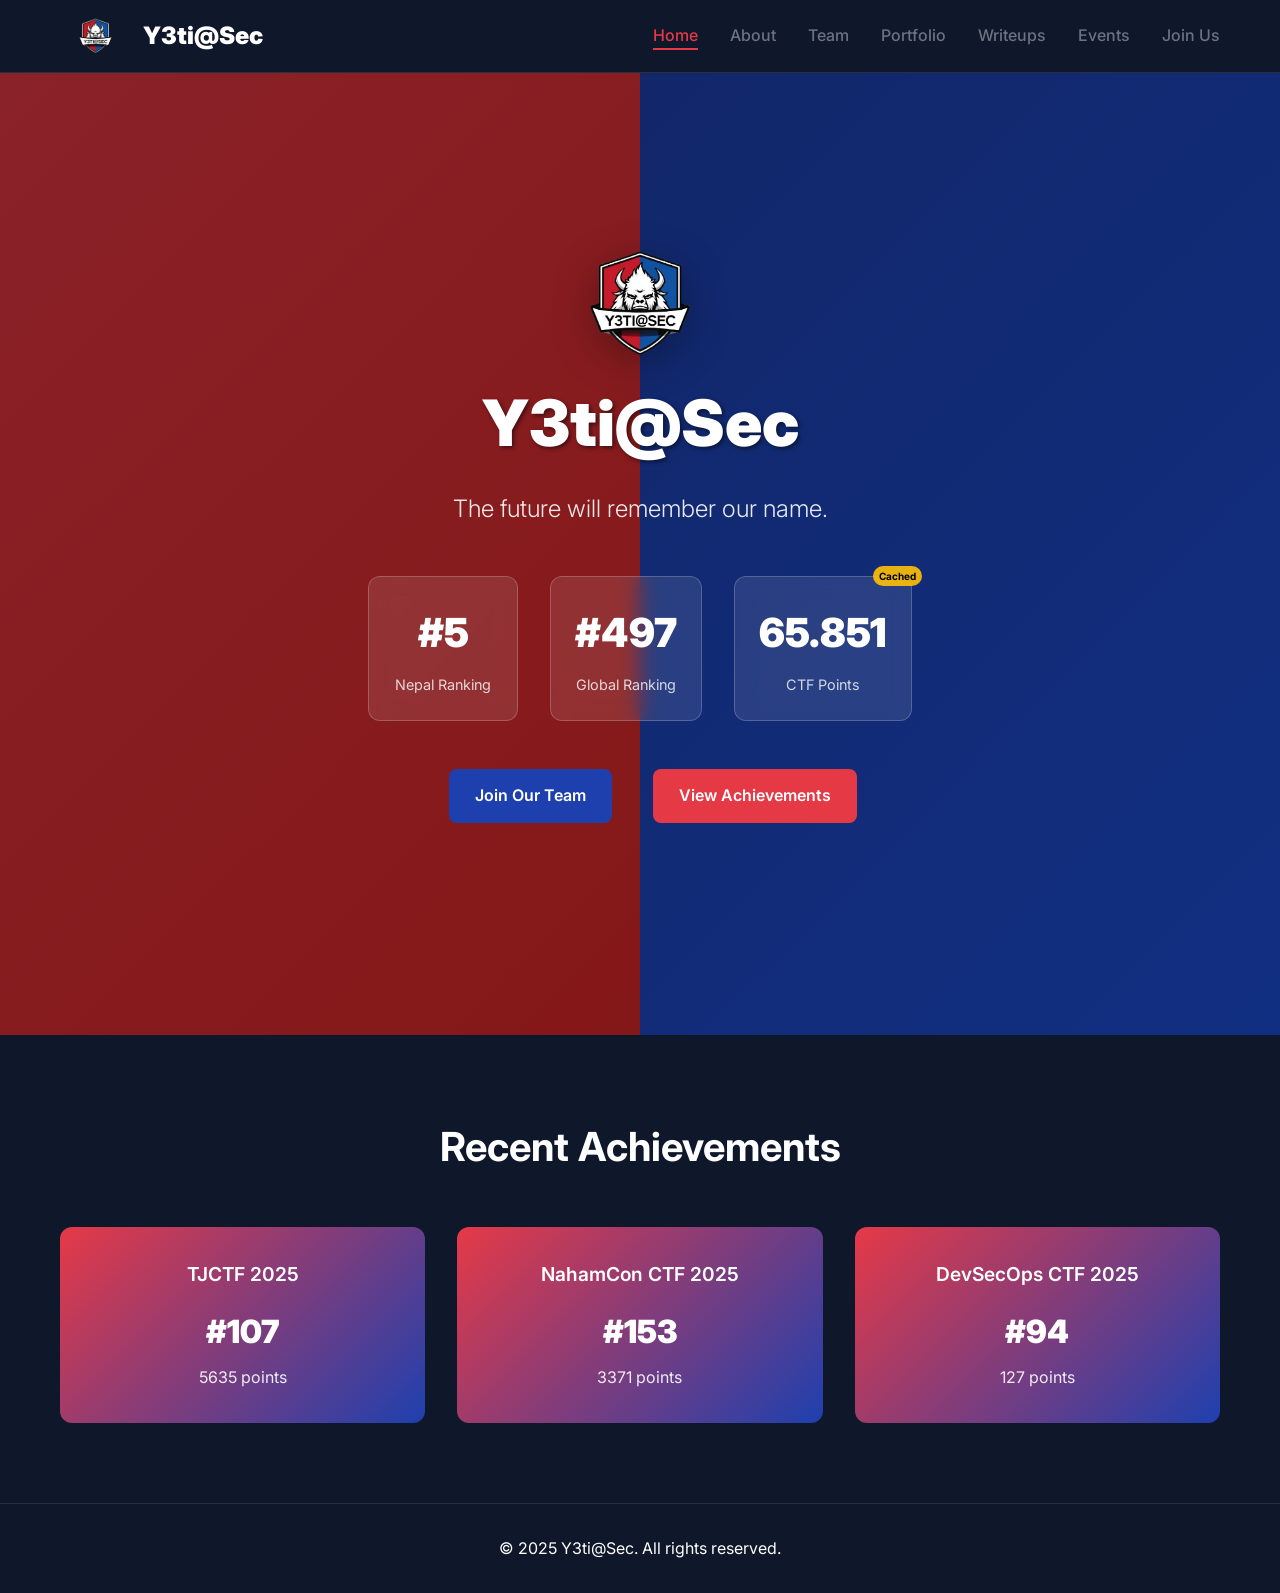
<file: index.html>
<!DOCTYPE html>
<html lang="en">
<head>
    <meta charset="UTF-8">
    <meta name="viewport" content="width=device-width, initial-scale=1.0">
    <title>Y3ti@Sec - Elite CTF Team Nepal</title>
    <link rel="stylesheet" href="assets/css/style.css">
    <link rel="preconnect" href="https://fonts.googleapis.com">
    <link rel="preconnect" href="https://fonts.gstatic.com" crossorigin>
    <link rel="stylesheet" href="https://cdnjs.cloudflare.com/ajax/libs/font-awesome/6.4.0/css/all.min.css">
    <link href="https://fonts.googleapis.com/css2?family=Inter:wght@300;400;600;700;900&display=swap" rel="stylesheet">
    <link rel="icon" href="assets/images/logo.png">

</head>
<body>
    <!-- Navigation -->
    <nav class="navbar">
        <div class="nav-container">
            <div class="nav-brand">
                <img src="assets/images/logo.png" alt="Y3ti@Sec Logo" class="nav-logo">
                <span class="nav-title">Y3ti@Sec</span>
            </div>
            
            <!-- Desktop Navigation -->
            <ul class="nav-menu">
                <li class="nav-item">
                    <a href="/" class="nav-link active">Home</a>
                </li>
                <li class="nav-item">
                    <a href="about.html" class="nav-link">About</a>
                </li>
                <li class="nav-item">
                    <a href="team.html" class="nav-link">Team</a>
                </li>
                <li class="nav-item">
                    <a href="portfolio.html" class="nav-link">Portfolio</a>
                </li>
                <li class="nav-item">
                    <a href="writeups.html" class="nav-link">Writeups</a>
                </li>
                <li class="nav-item">
                    <a href="events.html" class="nav-link">Events</a>
                </li>
                <li class="nav-item">
                    <a href="join.html" class="nav-link">Join Us</a>
                </li>
            </ul>
            
            <!-- Mobile Hamburger -->
            <div class="hamburger">
                <span class="bar"></span>
                <span class="bar"></span>
                <span class="bar"></span>
            </div>
        </div>
    </nav>

    <!-- Hero Section -->
    <section class="hero">
        <div class="hero-background">
            <div class="hero-red"></div>
            <div class="hero-blue"></div>
        </div>
        <div class="hero-overlay"></div>
        <div class="hero-content">
            <img src="assets/images/logo.png" alt="Y3ti@Sec Logo" class="hero-logo">
            <h1 class="hero-title">Y3ti@Sec</h1>
            <p class="hero-subtitle">The future will remember our name.</p>
            
            <div class="stats-container">
                <div class="stat-card">
                    <div class="stat-number" data-value="countryRank">#5</div>
                    <div class="stat-label">Nepal Ranking</div>
                </div>
                <div class="stat-card">
                    <div class="stat-number" data-value="globalRank">#497</div>
                    <div class="stat-label">Global Ranking</div>
                </div>
                <div class="stat-card">
                    <div class="stat-number" data-value="ratingPoints">65.851</div>
                    <div class="stat-label">CTF Points</div>
                </div>
            </div>
            
            <div class="hero-buttons">
                <a href="join.html" class="btn btn-primary">Join Our Team</a>
                <a href="portfolio.html" class="btn btn-danger">View Achievements</a>
            </div>
        </div>
    </section>

    <!-- Recent Achievements Section -->
    <section class="recent-achievements">
        <div class="container">
            <h2 class="section-title">Recent Achievements</h2>
            <div class="achievements-grid">
                <div class="achievement-card">
                    <h3>TJCTF 2025</h3>
                    <p class="achievement-rank">#107</p>
                    <p class="achievement-points">5635 points</p>
                </div>
                <div class="achievement-card">
                    <h3>NahamCon CTF 2025</h3>
                    <p class="achievement-rank">#153</p>
                    <p class="achievement-points">3371 points</p>
                </div>
                <div class="achievement-card">
                    <h3>DevSecOps CTF 2025</h3>
                    <p class="achievement-rank">#94</p>
                    <p class="achievement-points">127 points</p>
                </div>
            </div>
        </div>
    </section>

    <!-- Footer -->
    <footer class="footer">
        <div class="container">
            <p>&copy; 2025 Y3ti@Sec. All rights reserved.</p>
        </div>
    </footer>

    <script src="assets/js/main.js"></script>
    <script src="assets/js/data.js"></script>
</body>
</html>
</file>
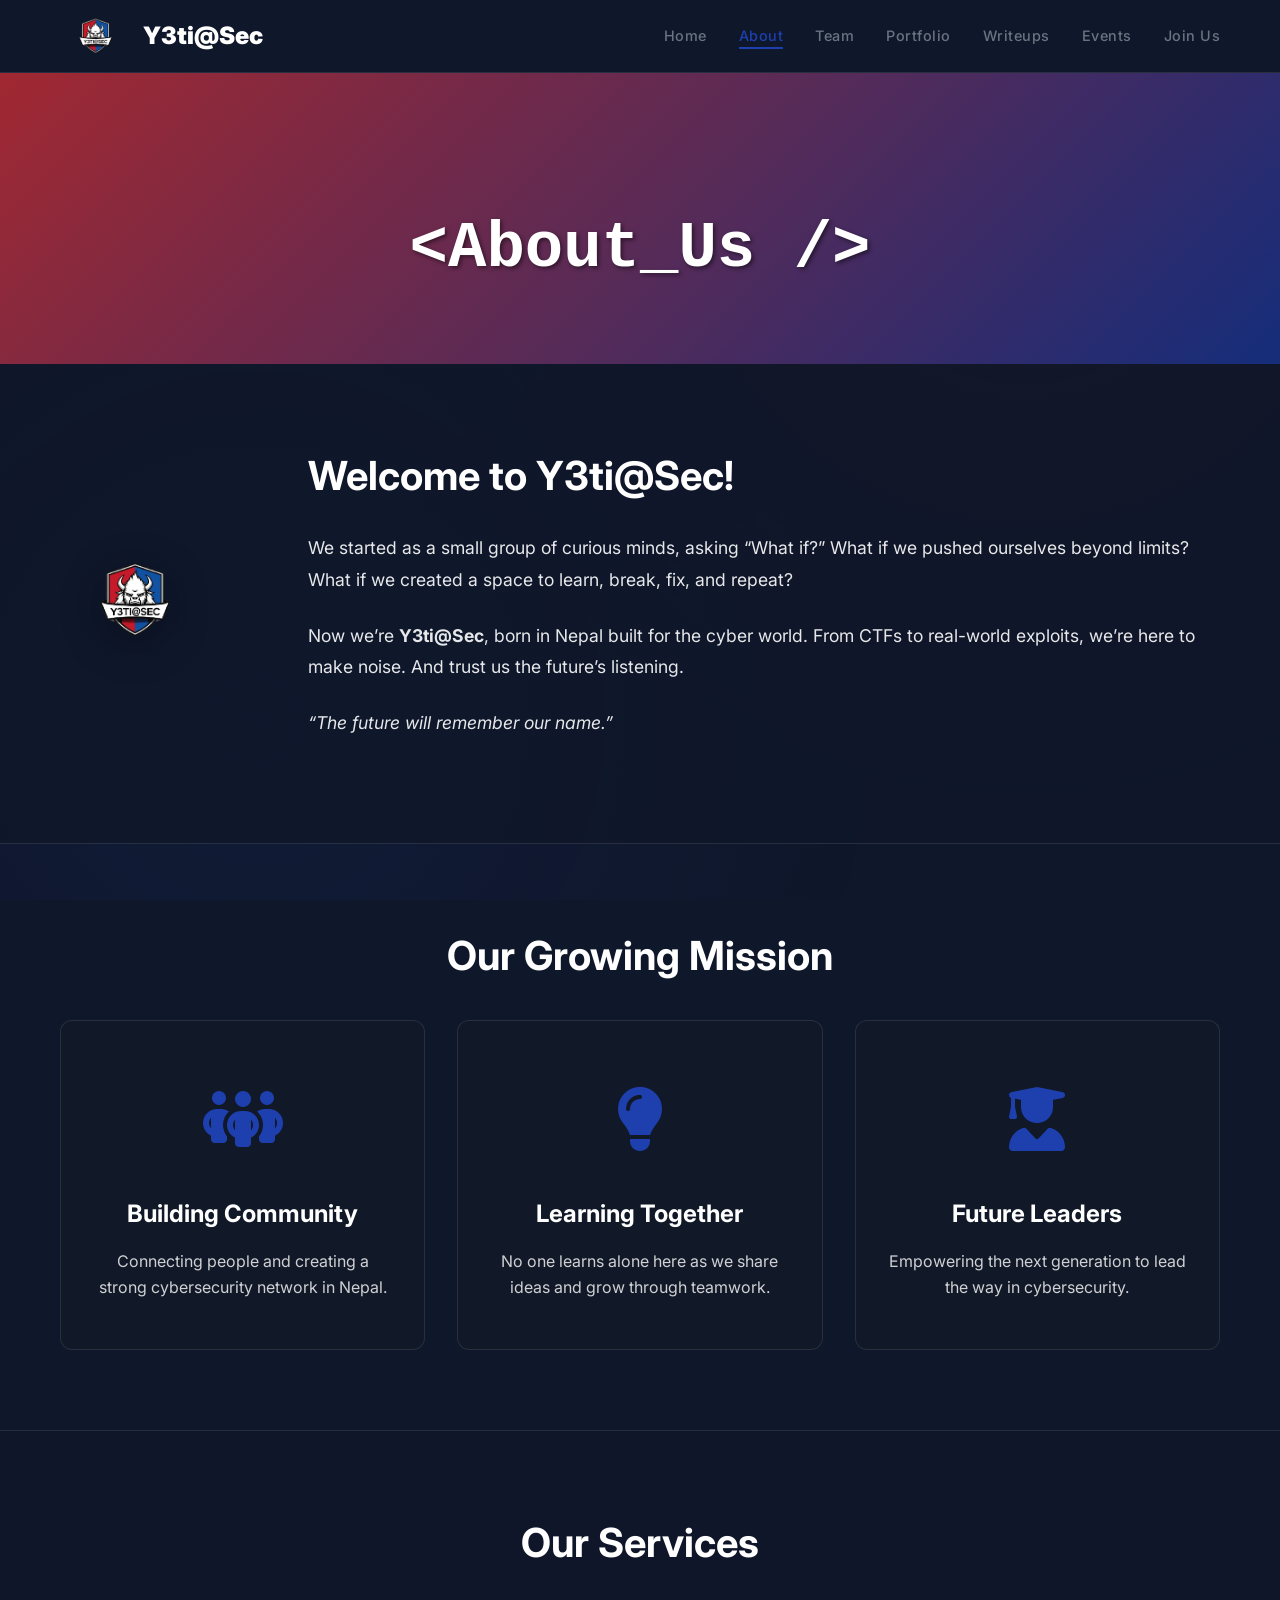
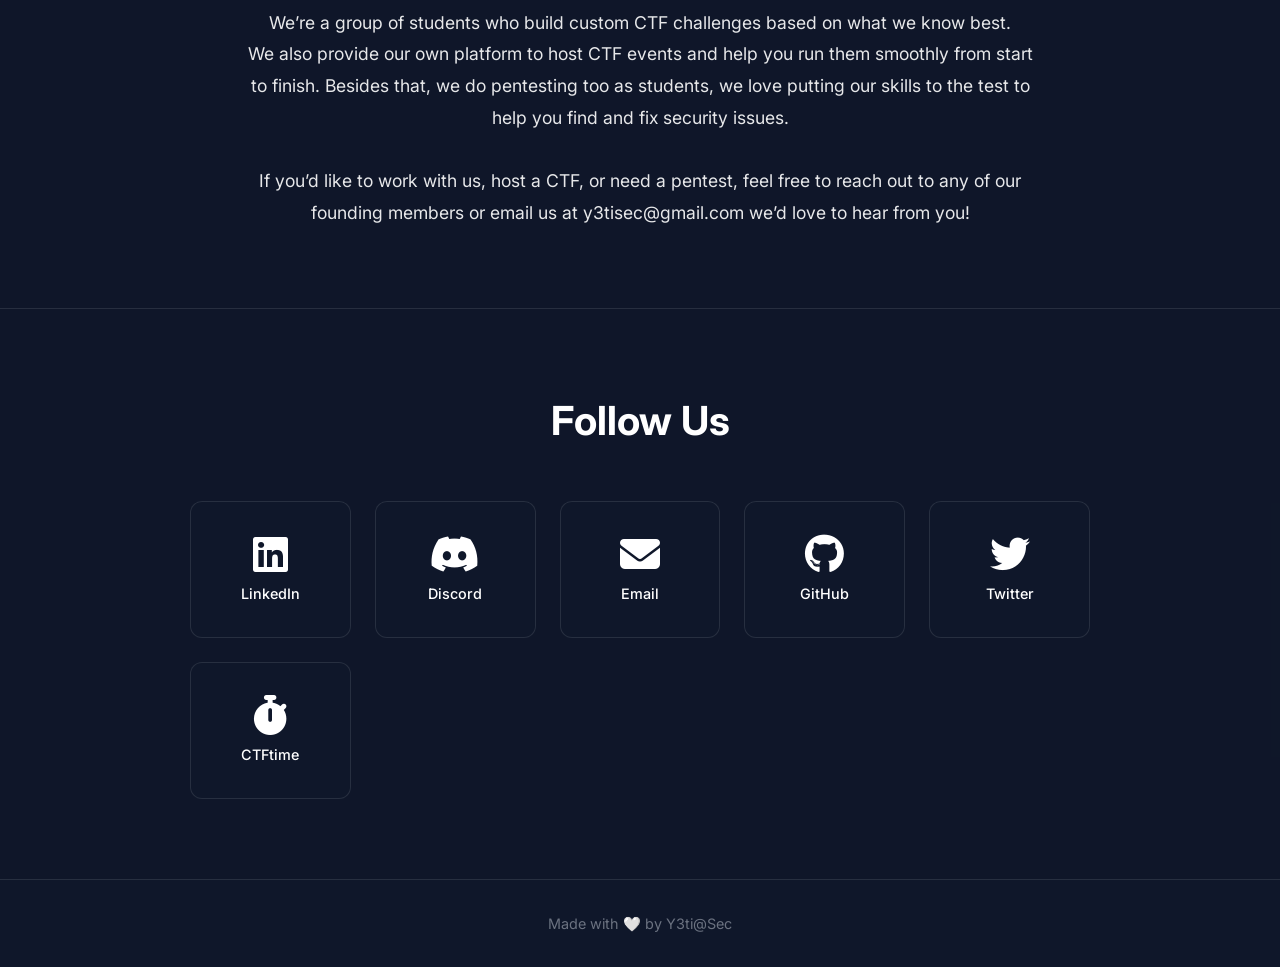
<file: about.html>
<!DOCTYPE html>
<html lang="en">
<head>
    <meta charset="UTF-8">
    <meta name="viewport" content="width=device-width, initial-scale=1.0">
    <title>About - Y3ti@Sec</title>
    <link rel="stylesheet" href="assets/css/about-us.css">
    <link rel="preconnect" href="https://fonts.googleapis.com">
    <link rel="stylesheet" href="https://cdnjs.cloudflare.com/ajax/libs/font-awesome/6.4.0/css/all.min.css">
    <link rel="preconnect" href="https://fonts.gstatic.com" crossorigin>
    <link href="https://fonts.googleapis.com/css2?family=Inter:wght@300;400;500;600;700;800;900&display=swap" rel="stylesheet">
</head>
<body>
    <!-- Navigation -->
    <!-- Navigation -->
    <nav class="navbar">
      <div class="nav-container">
          <div class="nav-brand">
              <img src="assets/images/logo.png" alt="Y3ti@Sec Logo" class="nav-logo">
              <span class="nav-title">Y3ti@Sec</span>
          </div>
          
          <!-- Desktop Navigation -->
          <ul class="nav-menu">
              <li class="nav-item">
                  <a href="/" class="nav-link">Home</a>
              </li>
              <li class="nav-item">
                  <a href="about.html" class="nav-link active">About</a>
              </li>
              <li class="nav-item">
                  <a href="team.html" class="nav-link">Team</a>
              </li>
              <li class="nav-item">
                  <a href="portfolio.html" class="nav-link">Portfolio</a>
              </li>
              <li class="nav-item">
                  <a href="writeups.html" class="nav-link">Writeups</a>
              </li>
              <li class="nav-item">
                  <a href="events.html" class="nav-link">Events</a>
              </li>
              <li class="nav-item">
                  <a href="join.html" class="nav-link">Join Us</a>
              </li>
          </ul>
          
          <!-- Mobile Hamburger -->
          <div class="hamburger">
              <span class="bar"></span>
              <span class="bar"></span>
              <span class="bar"></span>
          </div>
      </div>
  </nav>

    <!-- About Us Header -->
    <section class="about-header">
        <div class="container">
            <div class="header-content">
                <h1>&lt;About_Us /&gt;</h1>
            </div>
        </div>
    </section>

    <!-- Welcome Section -->
    <section class="welcome-section">
        <div class="container">
            <div class="welcome-content">
                <div class="welcome-logo">
                    <img src="assets/images/logo.png" alt="Y3ti@Sec Logo">
                </div>
                <div class="welcome-text">
                    <h2>Welcome to Y3ti@Sec!</h2>
                    <p>We started as a small group of curious minds, asking “What if?” What if we pushed ourselves beyond limits? What if we created a space to learn, break, fix, and repeat?</p>

                    <p>Now we’re <strong>Y3ti@Sec</strong>, born in Nepal built for the cyber world. From CTFs to real-world exploits, we’re here to make noise. And trust us the future’s listening.</p>

                    <p><em>“The future will remember our name.”</em></p>


               </div>
            </div>
        </div>
    </section>

    <!-- Mission Cards Section -->
    <section class="mission-section">
      <div class="container">
          <h2 class="section-title">Our Growing Mission</h2>
          <div class="mission-grid">
              <div class="mission-card">
      <div class="mission-icon"><i class="fas fa-people-group"></i></div>
            <h3>Building Community</h3>
            <p>Connecting people and creating a strong cybersecurity network in Nepal.</p>
          </div>

      <div class="mission-card">
         <div class="mission-icon"><i class="fas fa-lightbulb"></i></div>
             <h3>Learning Together</h3>
                 <p>No one learns alone here as we share ideas and grow through teamwork.</p>
                     </div>

      <div class="mission-card">
         <div class="mission-icon"><i class="fas fa-user-graduate"></i></div>
             <h3>Future Leaders</h3>
                 <p>Empowering the next generation to lead the way in cybersecurity.</p>
                     </div>
          </div>
      </div>
  </section>
  

    <!-- Our Services Section -->
    <section class="services-section">
        <div class="container">
            <h2 class="section-title">Our Services</h2>
            <p class="services-description">
               We’re a group of students who build custom CTF challenges based on what we know best.<br>We also provide our own platform to host CTF events and help you run them smoothly from start to finish.  Besides that, we do pentesting too as students, we love putting our skills to the test to help you find and fix security issues.</p>

            <p class="services-description">
<br>If you’d like to work with us, host a CTF, or need a pentest, feel free to reach out to any of our founding members or email us at y3tisec@gmail.com we’d love to hear from you!</p>
        </div>
    </section>

    <!-- Follow Us Section -->
    <section class="follow-section">
        <div class="container">
            <h2>Follow Us</h2>
            <div class="social-grid">
                
 <a href="https://www.linkedin.com/company/yetisec" class="social-link">
  <i class="fab fa-linkedin social-icon"></i>
  <span>LinkedIn</span>
</a>

<a href="https://discord.gg/xBYHkZk5Bz" class="social-link">
  <i class="fab fa-discord social-icon"></i>
  <span>Discord</span>
</a>

<a href="mailto:y3tisec@gmail.com" class="social-link">
  <i class="fas fa-envelope social-icon"></i>
  <span>Email</span>
</a>

<a href="https://github.com/Y3tiSec" class="social-link">
  <i class="fab fa-github social-icon"></i>
  <span>GitHub</span>
</a>

<a href="https://x.com/Y3tiSec" class="social-link">
  <i class="fab fa-twitter social-icon"></i>
  <span>Twitter</span>
</a>

<a href="https://ctftime.org/team/383056" class="social-link">
  <i class="fas fa-stopwatch social-icon"></i>
  <span>CTFtime</span>
</a>


            </div>
        </div>
    </section>

    <!-- Footer -->
    <footer class="footer">
        <div class="container">
            <p>Made with 🤍 by Y3ti@Sec</p>
        </div>
    </footer>

    <script src="assets/js/main.js"></script>
</body>
</html>
</file>
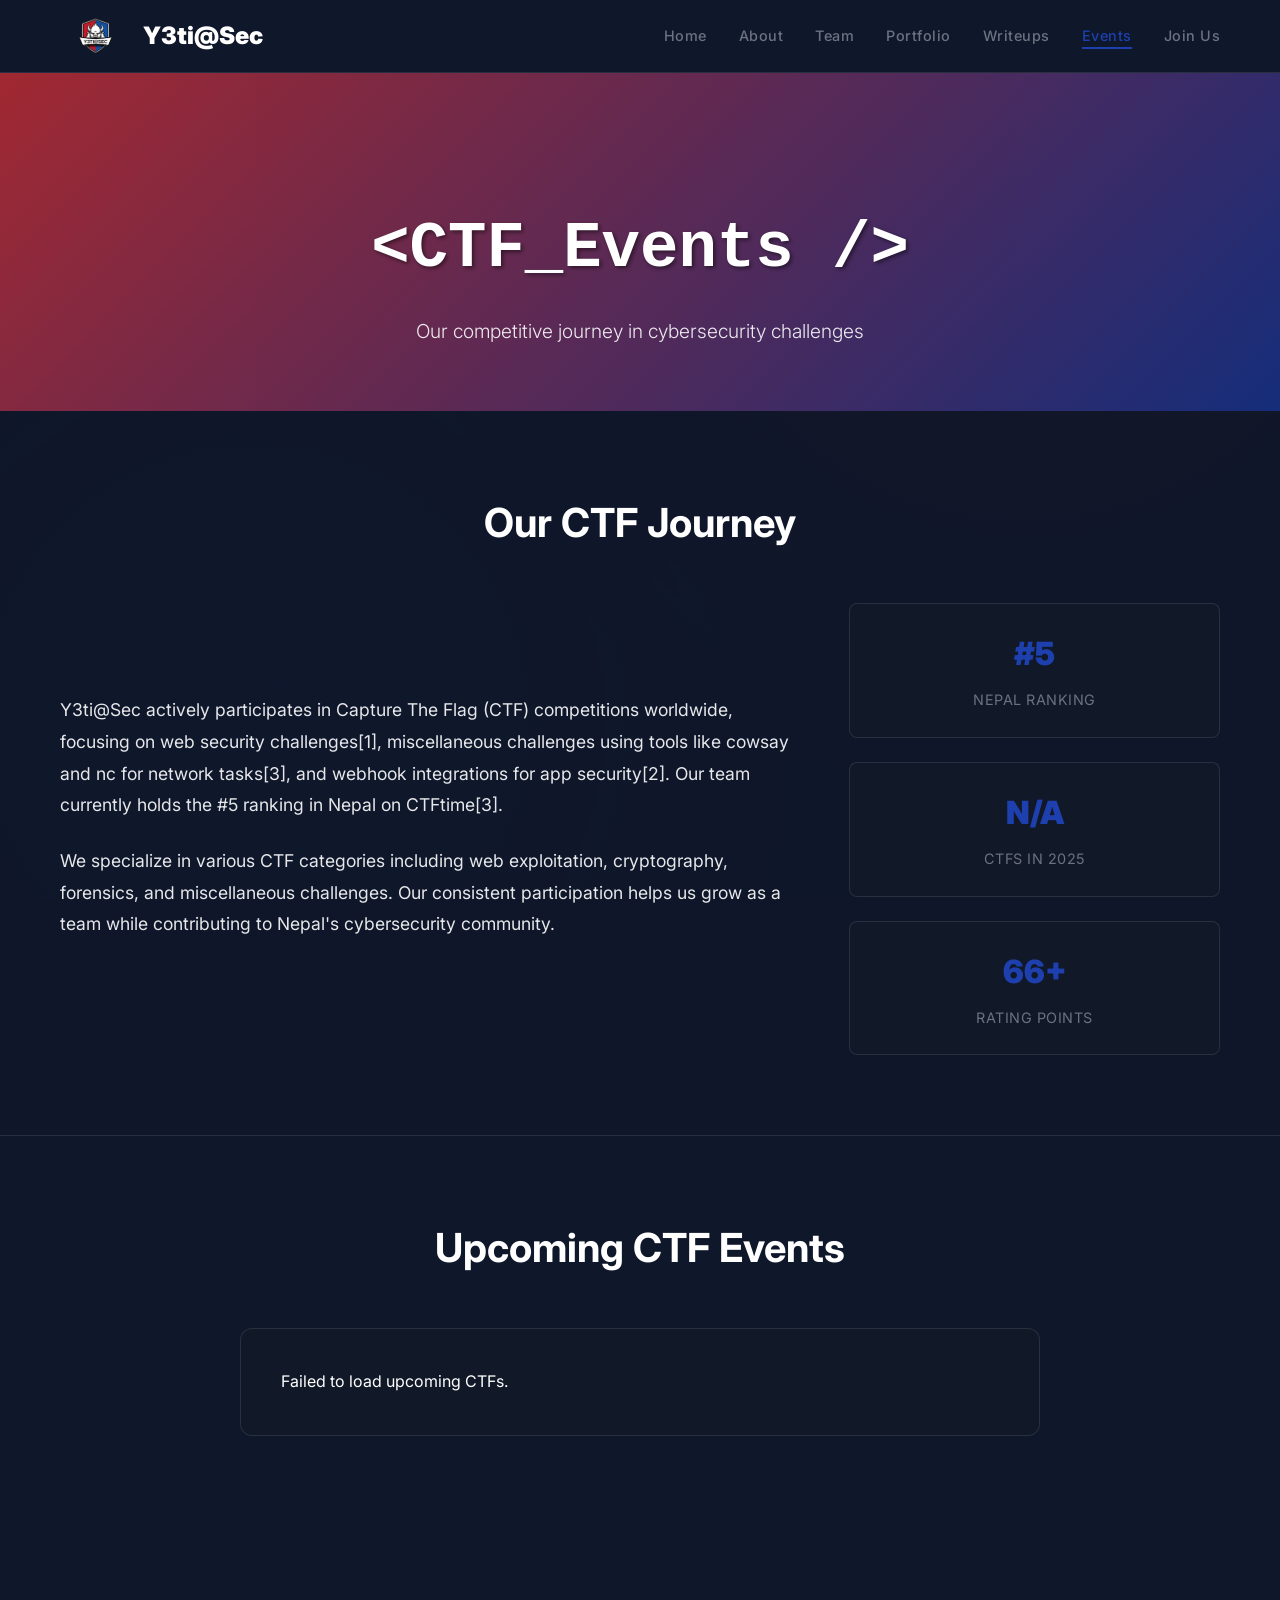
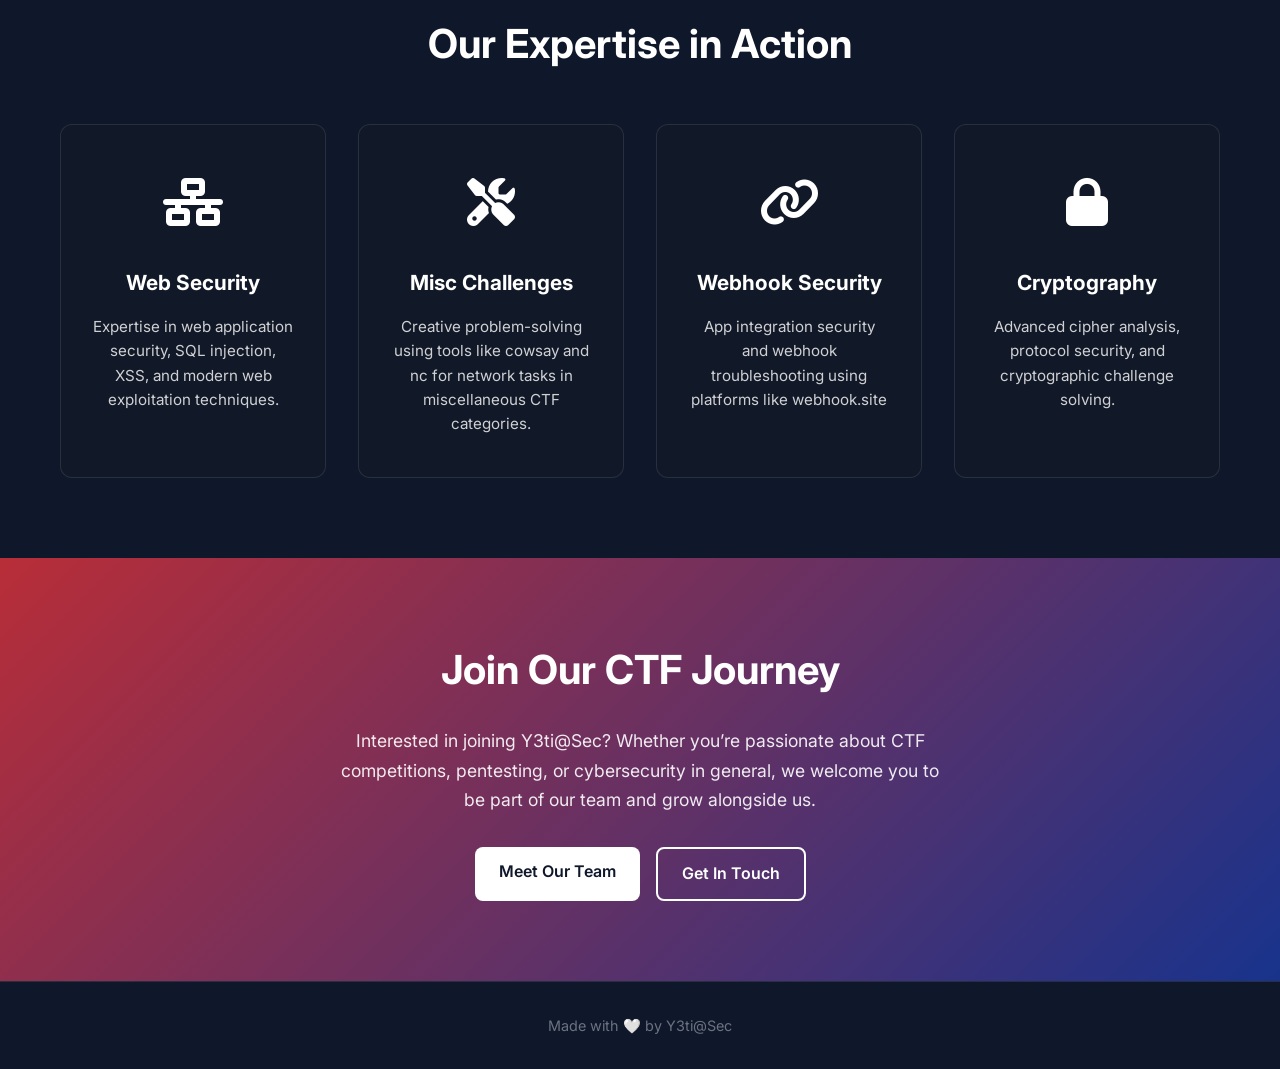
<file: events.html>
<!DOCTYPE html>
<html lang="en">
  <head>
    <meta charset="UTF-8" />
    <meta name="viewport" content="width=device-width, initial-scale=1.0" />
    <title>Events - Y3ti@Sec</title>
    <link rel="stylesheet" href="assets/css/events.css" />
    <link rel="preconnect" href="https://fonts.googleapis.com" />
    <link
      rel="stylesheet"
      href="https://cdnjs.cloudflare.com/ajax/libs/font-awesome/6.4.0/css/all.min.css"
    />
    <link rel="preconnect" href="https://fonts.gstatic.com" crossorigin />
    <link
      href="https://fonts.googleapis.com/css2?family=Inter:wght@300;400;500;600;700;800;900&display=swap"
      rel="stylesheet"
    />
  </head>

  <body>
    <!-- Navigation -->
    <nav class="navbar">
      <div class="nav-container">
        <div class="nav-brand">
          <img
            src="assets/images/logo.png"
            alt="Y3ti@Sec Logo"
            class="nav-logo"
          />
          <span class="nav-title">Y3ti@Sec</span>
        </div>

        <!-- Desktop Navigation -->
        <ul class="nav-menu">
          <li class="nav-item">
            <a href="/" class="nav-link">Home</a>
          </li>
          <li class="nav-item">
            <a href="about.html" class="nav-link">About</a>
          </li>
          <li class="nav-item">
            <a href="team.html" class="nav-link">Team</a>
          </li>
          <li class="nav-item">
            <a href="portfolio.html" class="nav-link">Portfolio</a>
          </li>
          <li class="nav-item">
            <a href="writeups.html" class="nav-link">Writeups</a>
          </li>
          <li class="nav-item">
            <a href="events.html" class="nav-link active">Events</a>
          </li>
          <li class="nav-item">
            <a href="join.html" class="nav-link">Join Us</a>
          </li>
        </ul>

        <!-- Mobile Hamburger -->
        <div class="hamburger">
          <span class="bar"></span>
          <span class="bar"></span>
          <span class="bar"></span>
        </div>
      </div>
    </nav>

    <!-- Events Header -->
    <section class="events-header">
      <div class="container">
        <div class="header-content">
          <h1>&lt;CTF_Events /&gt;</h1>
          <p>Our competitive journey in cybersecurity challenges</p>
        </div>
      </div>
    </section>

    <!-- Events Overview -->
    <section class="events-overview">
      <div class="container">
        <h2 class="section-title">Our CTF Journey</h2>
        <div class="overview-content">
          <div class="overview-text">
            <p>
              Y3ti@Sec actively participates in Capture The Flag (CTF)
              competitions worldwide, focusing on web security challenges[1],
              miscellaneous challenges using tools like cowsay and nc for
              network tasks[3], and webhook integrations for app security[2].
              Our team currently holds the #5 ranking in Nepal on CTFtime[3].
            </p>
            <p>
              We specialize in various CTF categories including web
              exploitation, cryptography, forensics, and miscellaneous
              challenges. Our consistent participation helps us grow as a team
              while contributing to Nepal's cybersecurity community.
            </p>
          </div>
          <div class="overview-stats">
            <div class="stat-item">
              <span data-value="countryRank" class="stat-number">#5</span>
              <span class="stat-label">Nepal Ranking</span>
            </div>
            <div class="stat-item">
              <div class="stat-number" data-value="ctfsCompleted">13</div>
              <span class="stat-label">CTFs in 2025</span>
            </div>
            <div class="stat-item">
              <span data-value="roundedRatingPoints" class="stat-number"
                >65.851</span
              >
              <span class="stat-label">Rating Points</span>
            </div>
          </div>
        </div>
      </div>
    </section>

    <!-- Upcoming Events -->
    <section class="upcoming-events">
      <div class="container">
        <h2 class="section-title">Upcoming CTF Events</h2>
        <div class="events-grid">
          <div class="event-card upcoming">
            <div class="event-date">
              <span class="day">11</span>
              <span class="month">JUL</span>
            </div>
            <div class="event-info">
              <h3>L3akCTF 2025</h3>
              <p class="event-time">5:00 PM UTC</p>
              <p class="event-status">Starting in 2 days</p>
              <p class="event-description">
                Security-focused CTF with web exploitation and misc challenges
              </p>
            </div>
            <div class="event-badge upcoming-badge">Upcoming</div>
          </div>

          <hr class="event-separator" />

          <div class="event-card upcoming">
            <div class="event-date">
              <span class="day">12</span>
              <span class="month">JUL</span>
            </div>
            <div class="event-info">
              <h3>Crypto CTF 2025</h3>
              <p class="event-time">6:00 AM UTC</p>
              <p class="event-status">Starting in 3 days</p>
              <p class="event-description">
                Cryptography-focused competition with advanced cipher challenges
              </p>
            </div>
            <div class="event-badge upcoming-badge">Upcoming</div>
          </div>

          <hr class="event-separator" />

          <div class="event-card upcoming">
            <div class="event-date">
              <span class="day">18</span>
              <span class="month">JUL</span>
            </div>
            <div class="event-info">
              <h3>DownUnderCTF 2025</h3>
              <p class="event-time">9:30 AM UTC</p>
              <p class="event-status">Starting in 9 days</p>
              <p class="event-description">
                Australia's premier CTF with diverse challenge categories
              </p>
            </div>
            <div class="event-badge upcoming-badge">Upcoming</div>
          </div>
        </div>
      </div>
    </section>

    <!-- Team Specializations -->
    <section class="team-specializations">
      <div class="container">
        <h2 class="section-title">Our Expertise in Action</h2>
        <div class="specializations-grid">
          <div class="specialization-card">
            <div class="spec-icon">
              <i class="fa-solid fa-network-wired"></i>
            </div>
            <h3>Web Security</h3>
            <p>
              Expertise in web application security, SQL injection, XSS, and
              modern web exploitation techniques.
            </p>
          </div>
          <div class="specialization-card">
            <div class="spec-icon"><i class="fa-solid fa-tools"></i></div>
            <h3>Misc Challenges</h3>
            <p>
              Creative problem-solving using tools like cowsay and nc for
              network tasks in miscellaneous CTF categories.
            </p>
          </div>
          <div class="specialization-card">
            <div class="spec-icon"><i class="fa-solid fa-link"></i></div>
            <h3>Webhook Security</h3>
            <p>
              App integration security and webhook troubleshooting using
              platforms like webhook.site
            </p>
          </div>
          <div class="specialization-card">
            <div class="spec-icon"><i class="fa-solid fa-lock"></i></div>
            <h3>Cryptography</h3>
            <p>
              Advanced cipher analysis, protocol security, and cryptographic
              challenge solving.
            </p>
          </div>
        </div>
      </div>
    </section>

    <!-- Call to Action -->
    <section class="events-cta">
      <div class="container">
        <div class="cta-content">
          <h2>Join Our CTF Journey</h2>
          <p>
            Interested in joining Y3ti@Sec? Whether you’re passionate about CTF
            competitions, pentesting, or cybersecurity in general, we welcome
            you to be part of our team and grow alongside us.
          </p>
          <div class="cta-buttons">
            <a href="team.html" class="cta-btn primary">Meet Our Team</a>
            <a href="join.html" class="cta-btn secondary">Get In Touch</a>
          </div>
        </div>
      </div>
    </section>

    <!-- Footer -->
    <footer class="footer">
      <div class="container">
        <p>Made with 🤍 by Y3ti@Sec</p>
      </div>
    </footer>

    <script src="assets/js/main.js"></script>
    <script src="assets/js/data.js"></script>
  </body>
</html>
</file>
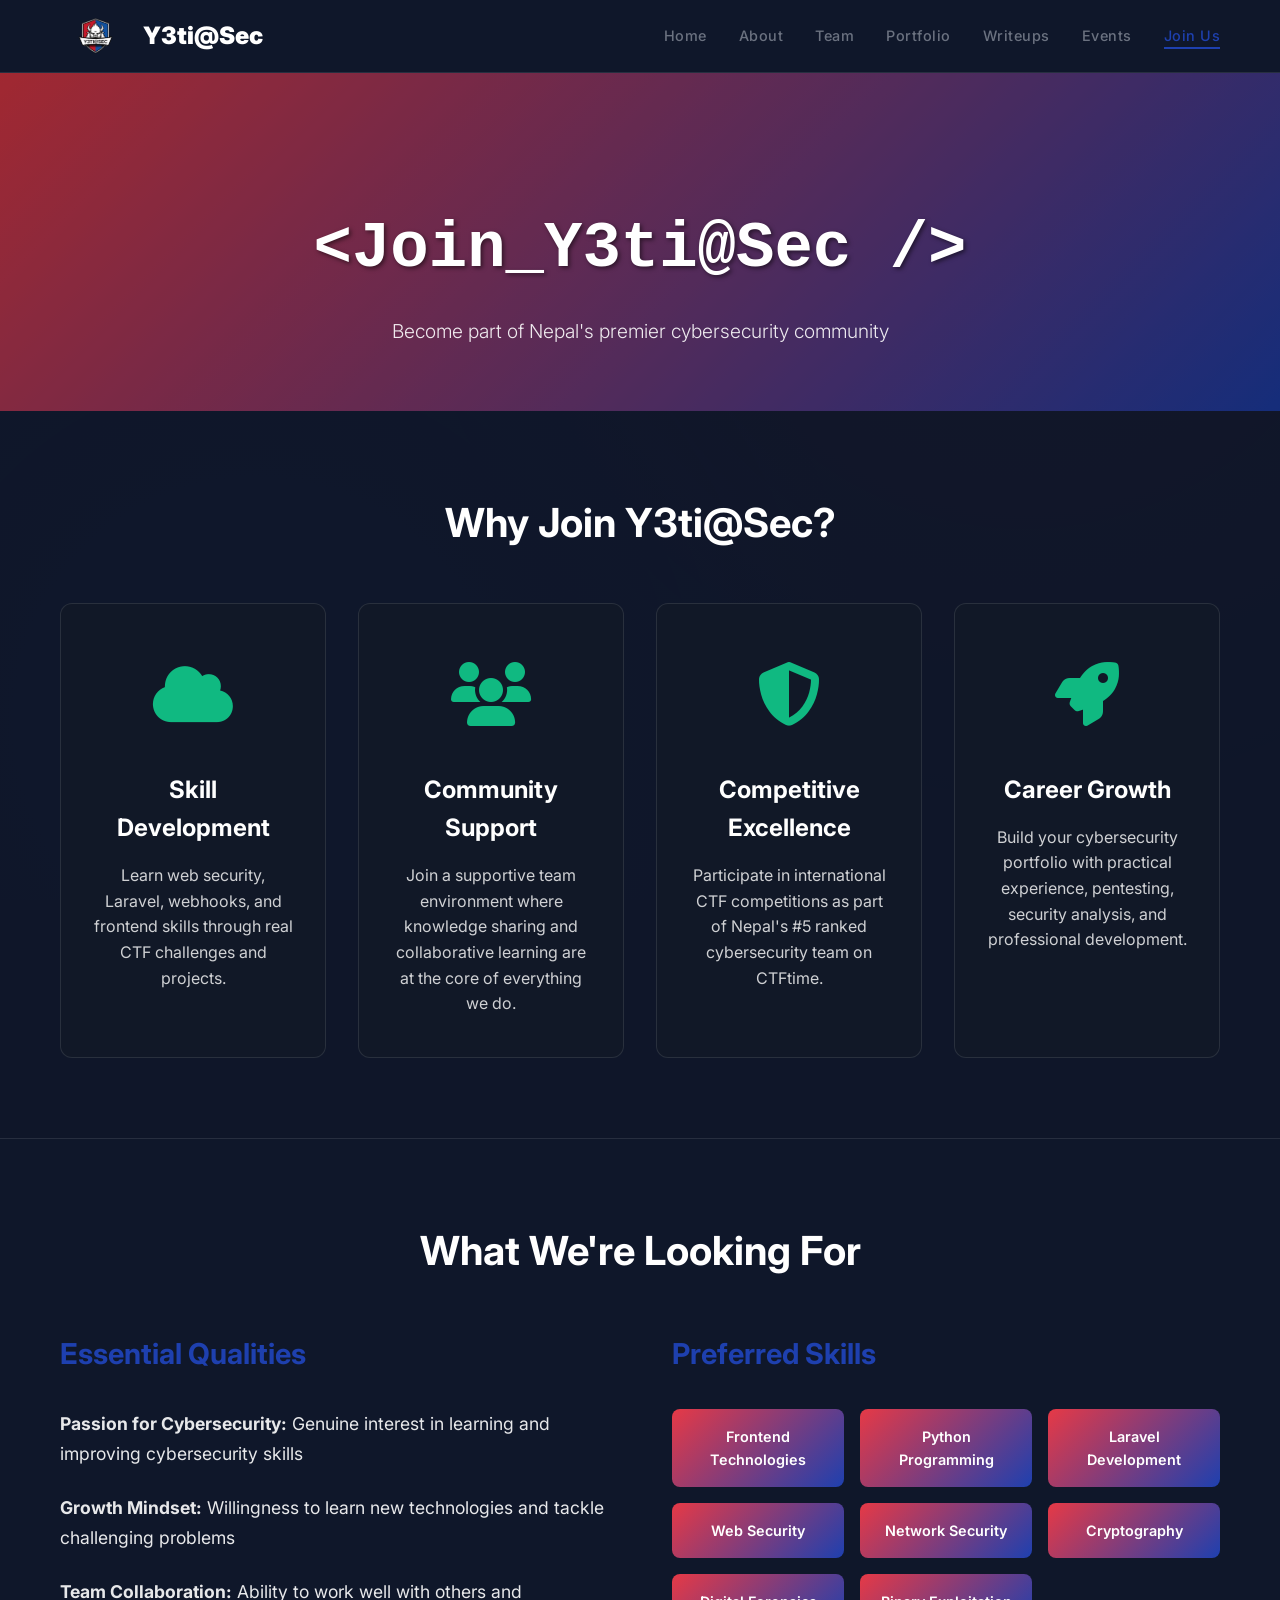
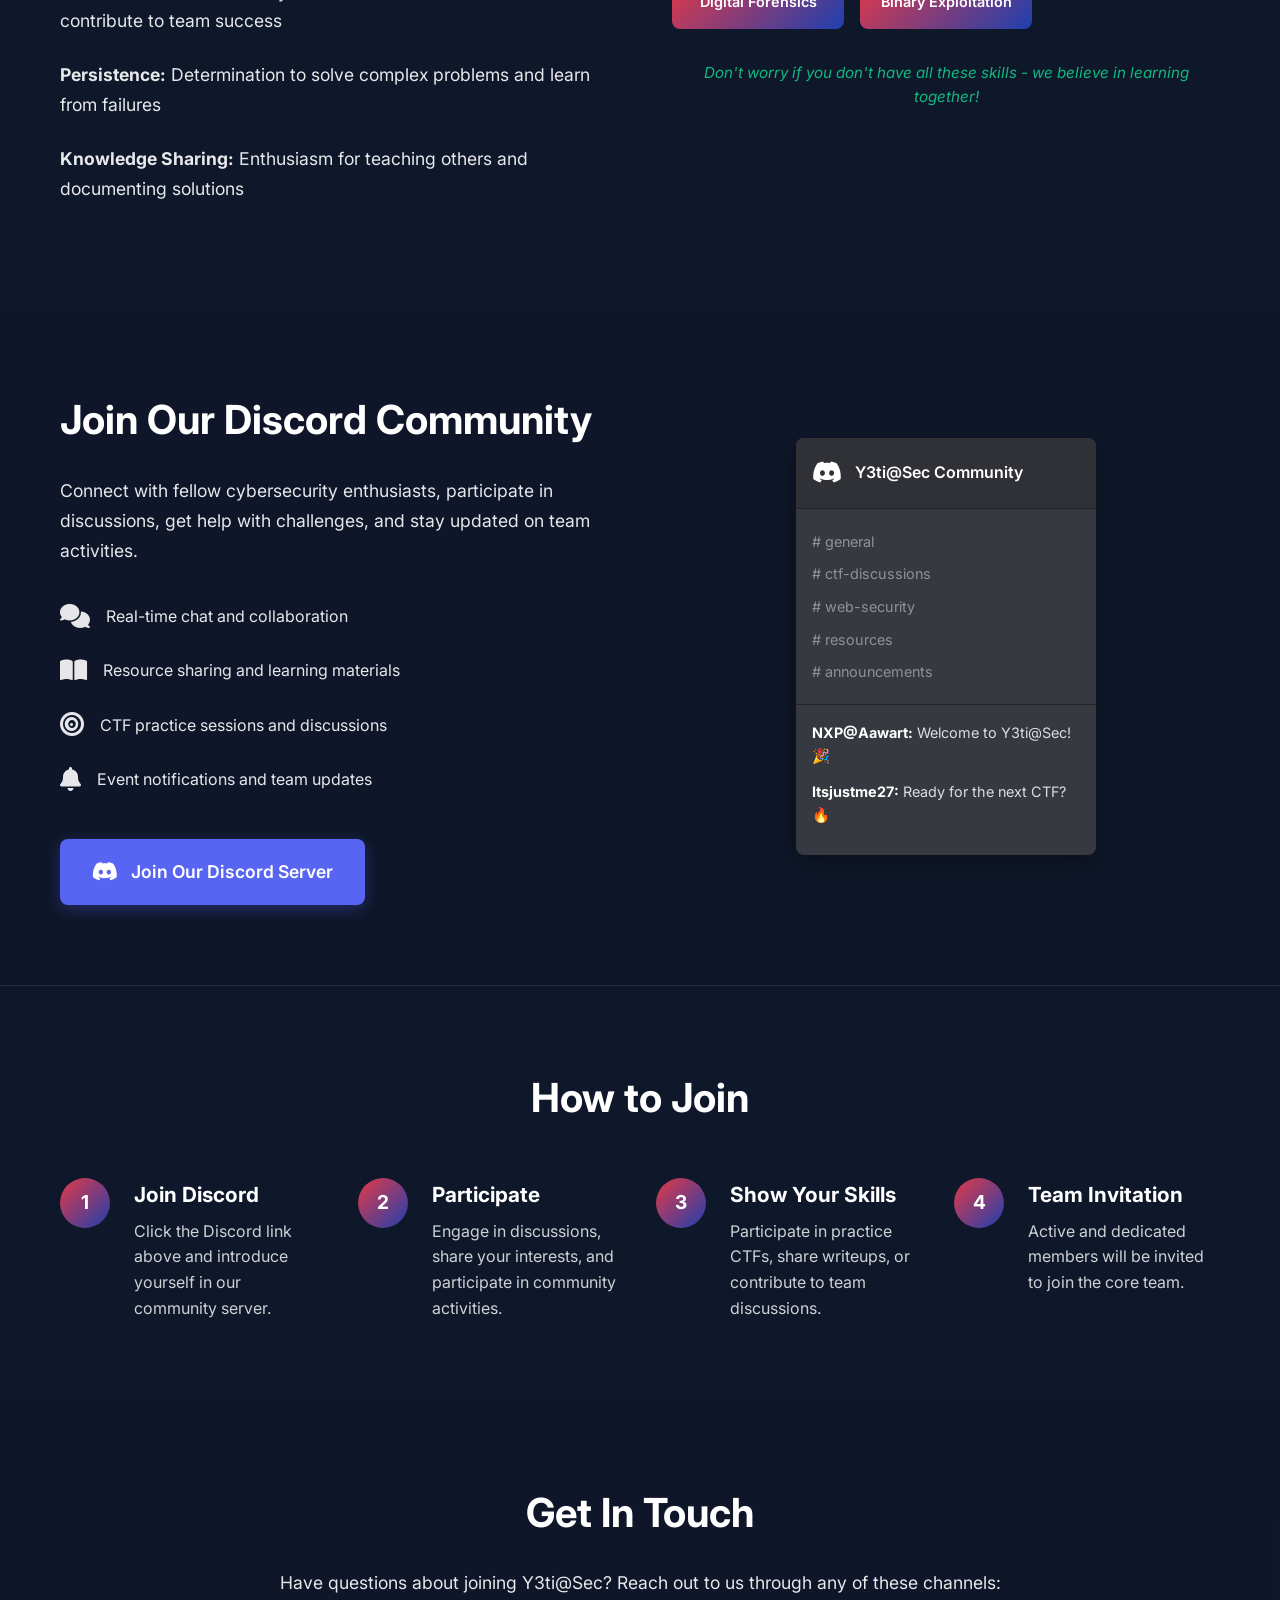
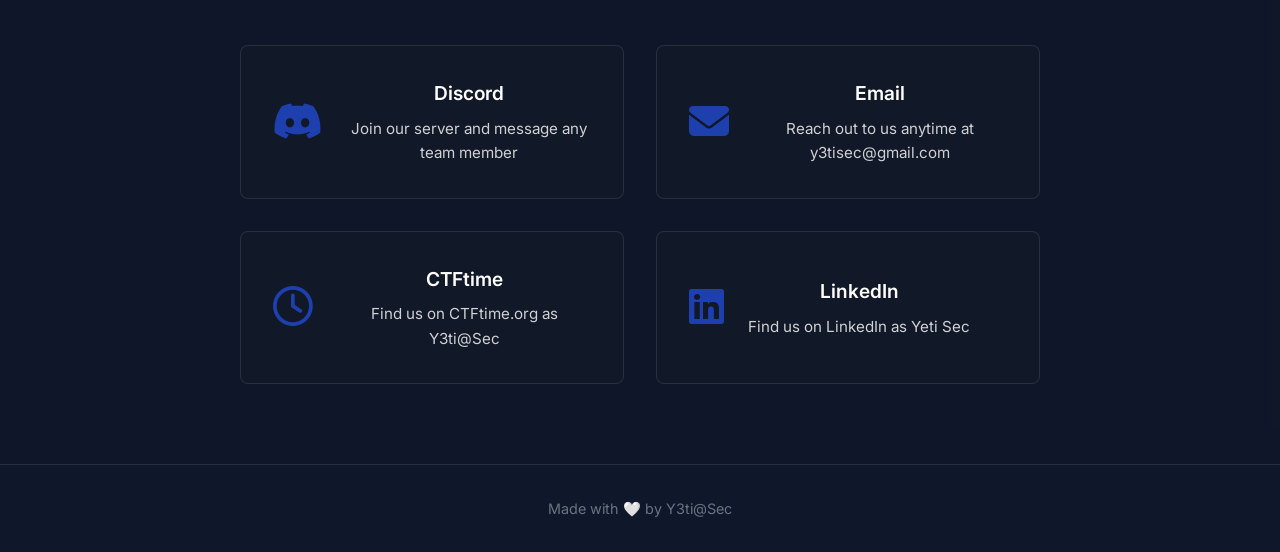
<file: join.html>
<!DOCTYPE html>
<html lang="en">

<head>
    <meta charset="UTF-8">
    <meta name="viewport" content="width=device-width, initial-scale=1.0">
    <title>Join Us - Y3ti@Sec</title>
    <link rel="stylesheet" href="assets/css/join.css">
    <link rel="preconnect" href="https://fonts.googleapis.com">
    <link rel="preconnect" href="https://fonts.gstatic.com" crossorigin>
    <link rel="stylesheet" href="https://cdnjs.cloudflare.com/ajax/libs/font-awesome/6.4.0/css/all.min.css">
    <link href="https://fonts.googleapis.com/css2?family=Inter:wght@300;400;500;600;700;800;900&display=swap"
        rel="stylesheet">
</head>

<body>
    <!-- Navigation -->
    <nav class="navbar">
        <div class="nav-container">
            <div class="nav-brand">
                <img src="assets/images/logo.png" alt="Y3ti@Sec Logo" class="nav-logo">
                <span class="nav-title">Y3ti@Sec</span>
            </div>
            
            <!-- Desktop Navigation -->
            <ul class="nav-menu">
                <li class="nav-item">
                    <a href="/" class="nav-link">Home</a>
                </li>
                <li class="nav-item">
                    <a href="about.html" class="nav-link">About</a>
                </li>
                <li class="nav-item">
                    <a href="team.html" class="nav-link">Team</a>
                </li>
                <li class="nav-item">
                    <a href="portfolio.html" class="nav-link">Portfolio</a>
                </li>
                <li class="nav-item">
                    <a href="writeups.html" class="nav-link">Writeups</a>
                </li>
                <li class="nav-item">
                    <a href="events.html" class="nav-link">Events</a>
                </li>
                <li class="nav-item">
                    <a href="join.html" class="nav-link active">Join Us</a>
                </li>
            </ul>
            
            <!-- Mobile Hamburger -->
            <div class="hamburger">
                <span class="bar"></span>
                <span class="bar"></span>
                <span class="bar"></span>
            </div>
        </div>
    </nav>


    <!-- Join Header -->
    <section class="join-header">
        <div class="container">
            <div class="header-content">
                <h1>&lt;Join_Y3ti@Sec /&gt;</h1>
                <p>Become part of Nepal's premier cybersecurity community</p>
            </div>
        </div>
    </section>

    <!-- Why Join Us -->
    <section class="why-join">
        <div class="container">
            <h2 class="section-title">Why Join Y3ti@Sec?</h2>
            <div class="benefits-grid">
                <div class="benefit-card">
                    <div class="benefit-icon"><i class="fa-solid fa-cloud"></i></div>
                    <h3>Skill Development</h3>
                    <p>Learn web security, Laravel, webhooks, and frontend skills through real CTF challenges and
                        projects.</p>
                </div>
                <div class="benefit-card">
                    <div class="benefit-icon"><i class="fa-solid fa-users"></i></div>
                    <h3>Community Support</h3>
                    <p>Join a supportive team environment where knowledge sharing and collaborative learning are at the
                        core of everything we do.</p>
                </div>

                <div class="benefit-card">
                    <div class="benefit-icon"><i class="fa-solid fa-shield-halved"></i></div>
                    <h3>Competitive Excellence</h3>
                    <p>Participate in international CTF competitions as part of Nepal's #5 ranked cybersecurity team on
                        CTFtime.</p>
                </div>

                <div class="benefit-card">
                    <div class="benefit-icon"><i class="fa-solid fa-rocket"></i></div>
                    <h3>Career Growth</h3>
                    <p>Build your cybersecurity portfolio with practical experience, pentesting, security analysis, and
                        professional development.</p>
                </div>
            </div>
        </div>
    </section>

    <!-- What We're Looking For -->
    <section class="requirements">
        <div class="container">
            <h2 class="section-title">What We're Looking For</h2>
            <div class="requirements-content">
                <div class="requirements-text">
                    <h3>Essential Qualities</h3>
                    <ul class="requirements-list">
                        <li> <strong>Passion for Cybersecurity:</strong> Genuine interest in learning and improving
                            cybersecurity skills</li>
                        <li> <strong>Growth Mindset:</strong> Willingness to learn new technologies and tackle
                            challenging problems</li>
                        <li> <strong>Team Collaboration:</strong> Ability to work well with others and contribute to
                            team success</li>
                        <li> <strong>Persistence:</strong> Determination to solve complex problems and learn from
                            failures</li>
                        <li> <strong>Knowledge Sharing:</strong> Enthusiasm for teaching others and documenting
                            solutions</li>
                    </ul>
                </div>
                <div class="skills-wanted">
                    <h3>Preferred Skills</h3>
                    <div class="skills-grid">
                        <div class="skill-item">Frontend Technologies</div>
                        <div class="skill-item">Python Programming</div>
                        <div class="skill-item">Laravel Development</div>
                        <div class="skill-item">Web Security</div>
                        <div class="skill-item">Network Security</div>
                        <div class="skill-item">Cryptography</div>
                        <div class="skill-item">Digital Forensics</div>
                        <div class="skill-item">Binary Exploitation</div>
                    </div>
                    <p class="skills-note">Don't worry if you don't have all these skills - we believe in learning
                        together!</p>
                </div>
            </div>
        </div>
    </section>

    <!-- Discord Community -->
    <section class="discord-section">
        <div class="container">
            <div class="discord-content">
                <div class="discord-info">
                    <h2>Join Our Discord Community</h2>
                    <p>Connect with fellow cybersecurity enthusiasts, participate in discussions, get help with
                        challenges, and stay updated on team activities.</p>
                    <div class="discord-features">
                        <div class="feature-item">
                            <span class="feature-icon"><i class="fa-solid fa-comments"></i></span>
                            <span>Real-time chat and collaboration</span>
                        </div>
                        <div class="feature-item">
                            <span class="feature-icon"><i class="fa-solid fa-book-open"></i></span>
                            <span>Resource sharing and learning materials</span>
                        </div>
                        <div class="feature-item">
                            <span class="feature-icon"><i class="fa-solid fa-bullseye"></i></span>
                            <span>CTF practice sessions and discussions</span>
                        </div>
                        <div class="feature-item">
                            <span class="feature-icon"><i class="fa-solid fa-bell"></i></span>
                            <span>Event notifications and team updates</span>
                        </div>
                    </div>
                    <a href="https://discord.gg/xBYHkZk5Bz" class="discord-btn" target="_blank">
                        <span class="discord-icon"><i class="fa-brands fa-discord"></i></span>
                        Join Our Discord Server
                    </a>
                </div>
                <div class="discord-preview">
                    <div class="discord-mockup">
                        <div class="discord-header">
                            <div class="discord-logo"><i class="fa-brands fa-discord"></i></div>
                            <span>Y3ti@Sec Community</span>
                        </div>
                        <div class="discord-channels">
                            <div class="channel-item"># general</div>
                            <div class="channel-item"># ctf-discussions</div>
                            <div class="channel-item"># web-security</div>
                            <div class="channel-item"># resources</div>
                            <div class="channel-item"># announcements</div>
                        </div>
                        <div class="discord-message">
                            <div class="message">
                                <strong>NXP@Aawart:</strong> Welcome to Y3ti@Sec! 🎉
                            </div>
                            <div class="message">
                                <strong>Itsjustme27:</strong> Ready for the next CTF? 🔥
                            </div>
                        </div>
                    </div>
                </div>
            </div>
        </div>
    </section>

    <!-- Application Process -->
    <section class="application-process">
        <div class="container">
            <h2 class="section-title">How to Join</h2>
            <div class="process-steps">
                <div class="step-item">
                    <div class="step-number">1</div>
                    <div class="step-content">
                        <h3>Join Discord</h3>
                        <p>Click the Discord link above and introduce yourself in our community server.</p>
                    </div>
                </div>
                <div class="step-item">
                    <div class="step-number">2</div>
                    <div class="step-content">
                        <h3>Participate</h3>
                        <p>Engage in discussions, share your interests, and participate in community activities.</p>
                    </div>
                </div>
                <div class="step-item">
                    <div class="step-number">3</div>
                    <div class="step-content">
                        <h3>Show Your Skills</h3>
                        <p>Participate in practice CTFs, share writeups, or contribute to team discussions.</p>
                    </div>
                </div>
                <div class="step-item">
                    <div class="step-number">4</div>
                    <div class="step-content">
                        <h3>Team Invitation</h3>
                        <p>Active and dedicated members will be invited to join the core team.</p>
                    </div>
                </div>
            </div>
        </div>
    </section>

    <!-- Contact Information -->
    <section class="contact-info">
        <div class="container">
            <div class="contact-content">
                <h2>Get In Touch</h2>
                <p>Have questions about joining Y3ti@Sec? Reach out to us through any of these channels:</p>
                <div class="contact-methods">

                    <a href="https://discord.gg/xBYHkZk5Bz" target="_blank" rel="noopener noreferrer"
                        class="contact-item">
                        <div class="contact-icon">
                            <i class="fa-brands fa-discord"></i>
                        </div>
                        <div class="contact-details">
                            <h4>Discord</h4>
                            <p>Join our server and message any team member</p>
                        </div>
                    </a>

                    <a href="mailto:y3tisec@gmail.com" class="contact-item">
                        <div class="contact-icon">
                            <i class="fa-solid fa-envelope"></i>
                        </div>
                        <div class="contact-details">
                            <h4>Email</h4>
                            <p>Reach out to us anytime at y3tisec@gmail.com</p>
                        </div>
                    </a>

                    <a href="https://ctftime.org/team/383056" target="_blank" rel="noopener noreferrer"
                        class="contact-item">
                        <div class="contact-icon">
                            <i class="fa-regular fa-clock"></i>
                        </div>
                        <div class="contact-details">
                            <h4>CTFtime</h4>
                            <p>Find us on CTFtime.org as Y3ti@Sec</p>
                        </div>
                    </a>

                    <a href="https://www.linkedin.com/company/yetisec" target="_blank" rel="noopener noreferrer"
                        class="contact-item">
                        <div class="contact-icon">
                            <i class="fa-brands fa-linkedin"></i>
                        </div>
                        <div class="contact-details">
                            <h4>LinkedIn</h4>
                            <p>Find us on LinkedIn as Yeti Sec</p>
                        </div>
                    </a>

                </div>
            </div>
        </div>
    </section>


    <!-- Footer -->
    <footer class="footer">
        <div class="container">
            <p>Made with 🤍 by Y3ti@Sec</p>
        </div>
    </footer>

    <script src="assets/js/main.js"></script>
</body>

</html>
</file>
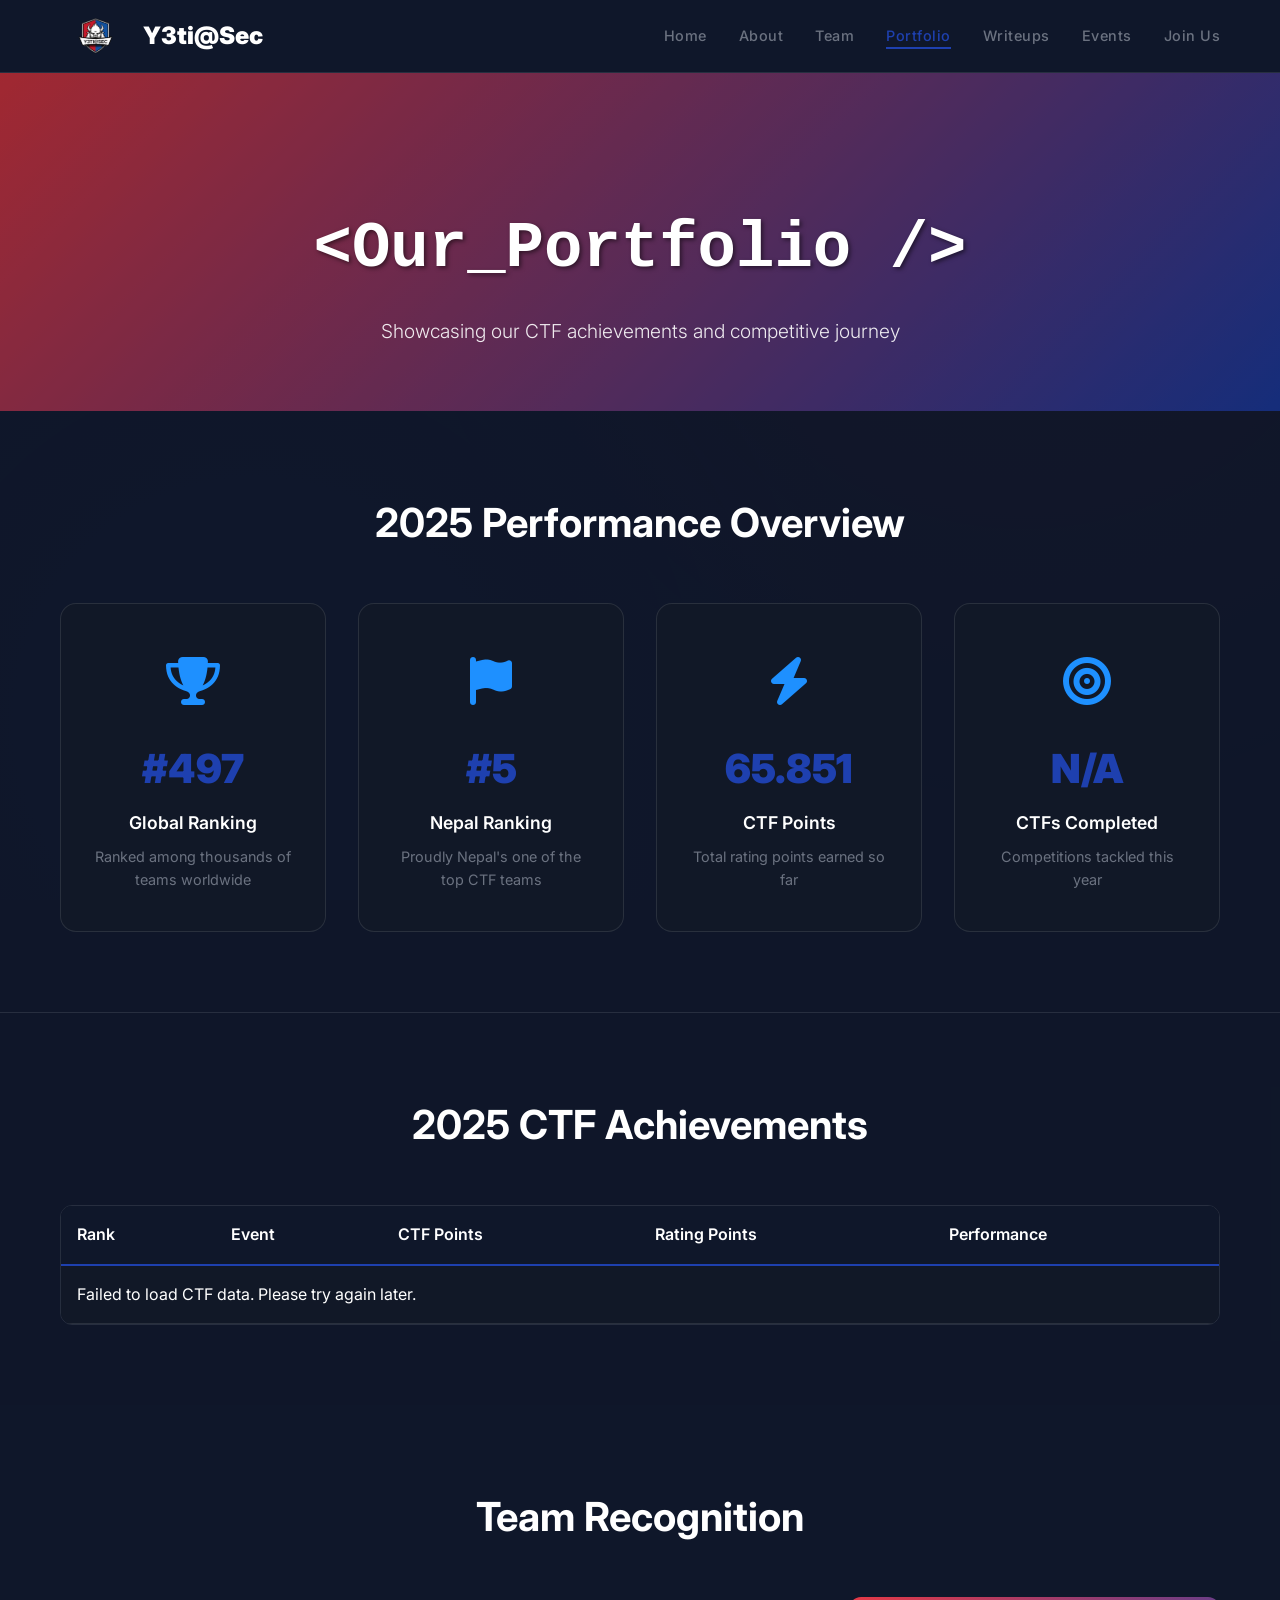
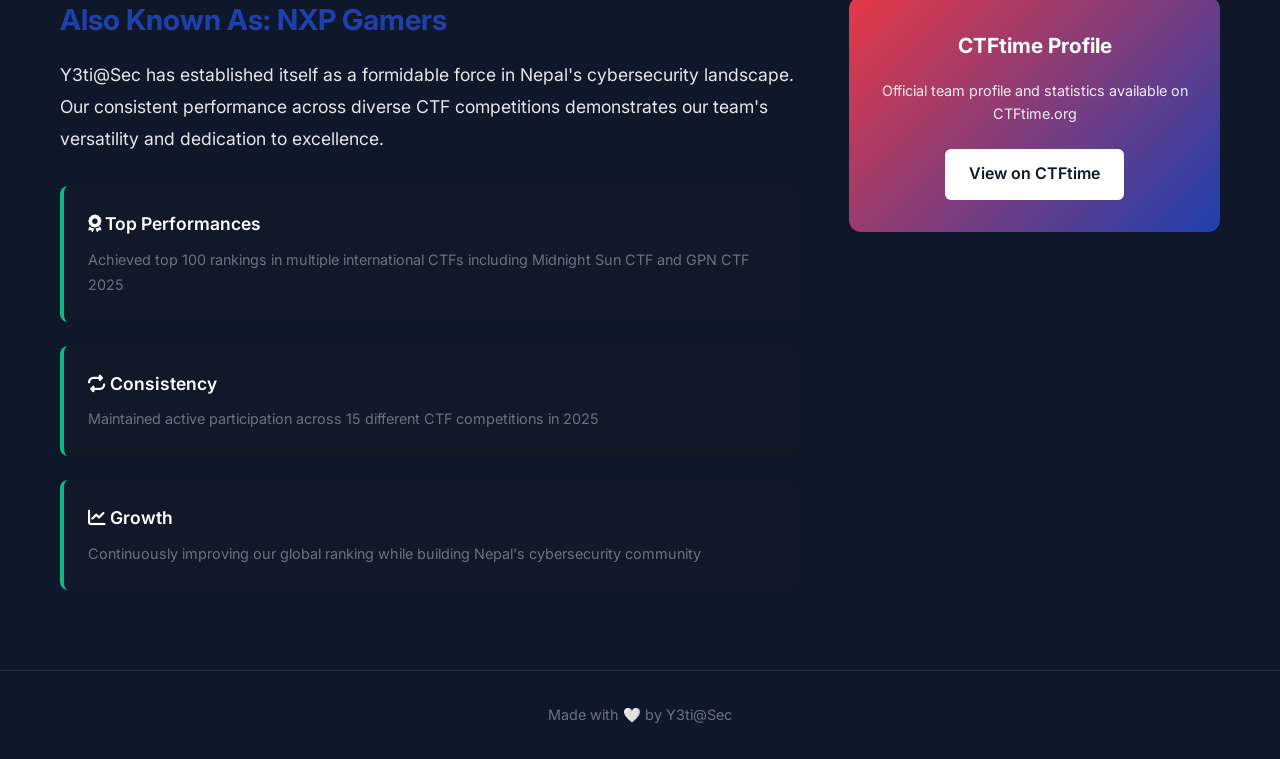
<file: portfolio.html>
<!DOCTYPE html>
<html lang="en">
  <head>
    <meta charset="UTF-8" />
    <meta name="viewport" content="width=device-width, initial-scale=1.0" />
    <title>Portfolio - Y3ti@Sec</title>
    <link rel="stylesheet" href="assets/css/portfolio.css" />
    <link rel="preconnect" href="https://fonts.googleapis.com" />
    <link rel="stylesheet" href="https://cdnjs.cloudflare.com/ajax/libs/font-awesome/6.4.0/css/all.min.css">
    <link rel="preconnect" href="https://fonts.gstatic.com" crossorigin />
    <link
      href="https://fonts.googleapis.com/css2?family=Inter:wght@300;400;500;600;700;800;900&display=swap"
      rel="stylesheet"
    />
  </head>
  <body>
    <!-- Navigation -->
    <nav class="navbar">
      <div class="nav-container">
        <div class="nav-brand">
          <img
            src="assets/images/logo.png"
            alt="Y3ti@Sec Logo"
            class="nav-logo"
          />
          <span class="nav-title">Y3ti@Sec</span>
        </div>

        <!-- Desktop Navigation -->
        <ul class="nav-menu">
          <li class="nav-item">
            <a href="/" class="nav-link">Home</a>
          </li>
          <li class="nav-item">
            <a href="about.html" class="nav-link">About</a>
          </li>
          <li class="nav-item">
            <a href="team.html" class="nav-link">Team</a>
          </li>
          <li class="nav-item">
            <a href="portfolio.html" class="nav-link active">Portfolio</a>
          </li>
          <li class="nav-item">
            <a href="writeups.html" class="nav-link">Writeups</a>
          </li>
          <li class="nav-item">
            <a href="events.html" class="nav-link">Events</a>
          </li>
          <li class="nav-item">
            <a href="join.html" class="nav-link">Join Us</a>
          </li>
        </ul>

        <!-- Mobile Hamburger -->
        <div class="hamburger">
          <span class="bar"></span>
          <span class="bar"></span>
          <span class="bar"></span>
        </div>
      </div>
    </nav>

    <!-- Portfolio Header -->
    <section class="portfolio-header">
      <div class="container">
        <div class="header-content">
          <h1>&lt;Our_Portfolio /&gt;</h1>
          <p>Showcasing our CTF achievements and competitive journey</p>
        </div>
      </div>
    </section>

    <!-- Performance Overview -->
    <section class="performance-overview">
      <div class="container">
        <h2 class="section-title">2025 Performance Overview</h2>
        <div class="stats-grid">
          <div class="stat-card">
  <div class="stat-icon"><i class="fa-solid fa-trophy" style="color:#1e90ff;"></i></div>
  <div class="stat-number" data-value="globalRank">#508</div>
  <div class="stat-label">Global Ranking</div>
  <div class="stat-description">
    Ranked among thousands of teams worldwide
  </div>
</div>

<div class="stat-card">
  <div class="stat-icon"><i class="fa-solid fa-flag" style="color:#1e90ff;"></i></div>
  <div class="stat-number" data-value="countryRank">#5</div>
  <div class="stat-label">Nepal Ranking</div>
  <div class="stat-description" >
    Proudly Nepal's one of the top CTF teams
  </div>
</div>

<div class="stat-card">
  <div class="stat-icon"><i class="fa-solid fa-bolt" style="color:#1e90ff;"></i></div>
  <div class="stat-number" data-value="ratingPoints">67.112</div>
  <div class="stat-label">CTF Points</div>
  <div class="stat-description">
    Total rating points earned so far
  </div>
</div>

<div class="stat-card">
  <div class="stat-icon"><i class="fa-solid fa-bullseye" style="color:#1e90ff;"></i></div>
  <div class="stat-number" data-value="ctfsCompleted">15</div>
  <div class="stat-label">CTFs Completed</div>
  <div class="stat-description">
    Competitions tackled this year
  </div>
</div>

        </div>
      </div>
    </section>

    <!-- Past Achievements -->
    <section class="past-achievements">
      <div class="container">
        <h2 class="section-title">2025 CTF Achievements</h2>
        <div class="achievements-table-container">
          <table class="achievements-table">
            <thead>
              <tr>
                <th>Rank</th>
                <th>Event</th>
                <th>CTF Points</th>
                <th>Rating Points</th>
                <th>Performance</th>
              </tr>
            </thead>
            <tbody>
              <!-- CTF data will be dynamically loaded here by assets/js/data.js -->
            </tbody>
          </table>
        </div>
      </div>
    </section>

    <!-- Team Recognition -->
    <section class="team-recognition">
      <div class="container">
        <h2 class="section-title">Team Recognition</h2>
        <div class="recognition-content">
          <div class="recognition-text">
            <h3>Also Known As: NXP Gamers</h3>
            <p>
              Y3ti@Sec has established itself as a formidable force in Nepal's
              cybersecurity landscape. Our consistent performance across diverse
              CTF competitions demonstrates our team's versatility and
              dedication to excellence.
            </p>
            <div class="highlights">
             <div class="highlight-item">
  <h4><i class="fa-solid fa-award"></i> Top Performances</h4>
  <p>
    Achieved top 100 rankings in multiple international CTFs
    including Midnight Sun CTF and GPN CTF 2025
  </p>
</div>
<div class="highlight-item">
  <h4><i class="fa-solid fa-repeat"></i> Consistency</h4>
  <p>
    Maintained active participation across 15 different CTF
    competitions in 2025
  </p>
</div>
<div class="highlight-item">
  <h4><i class="fa-solid fa-chart-line"></i> Growth</h4>
  <p>
    Continuously improving our global ranking while building
    Nepal's cybersecurity community
  </p>
</div>
            </div>
          </div>
          <div class="ctftime-badge">
            <h4>CTFtime Profile</h4>
            <p>Official team profile and statistics available on CTFtime.org</p>
            <a href="https://ctftime.org/team/383056" class="ctftime-link">View on CTFtime</a>
          </div>
        </div>
      </div>
    </section>

    <!-- Footer -->
    <footer class="footer">
      <div class="container">
        <p>Made with 🤍 by Y3ti@Sec</p>
      </div>
    </footer>

    <script src="assets/js/main.js"></script>
    <script src="assets/js/data.js"></script>
  </body>
</html>
</file>
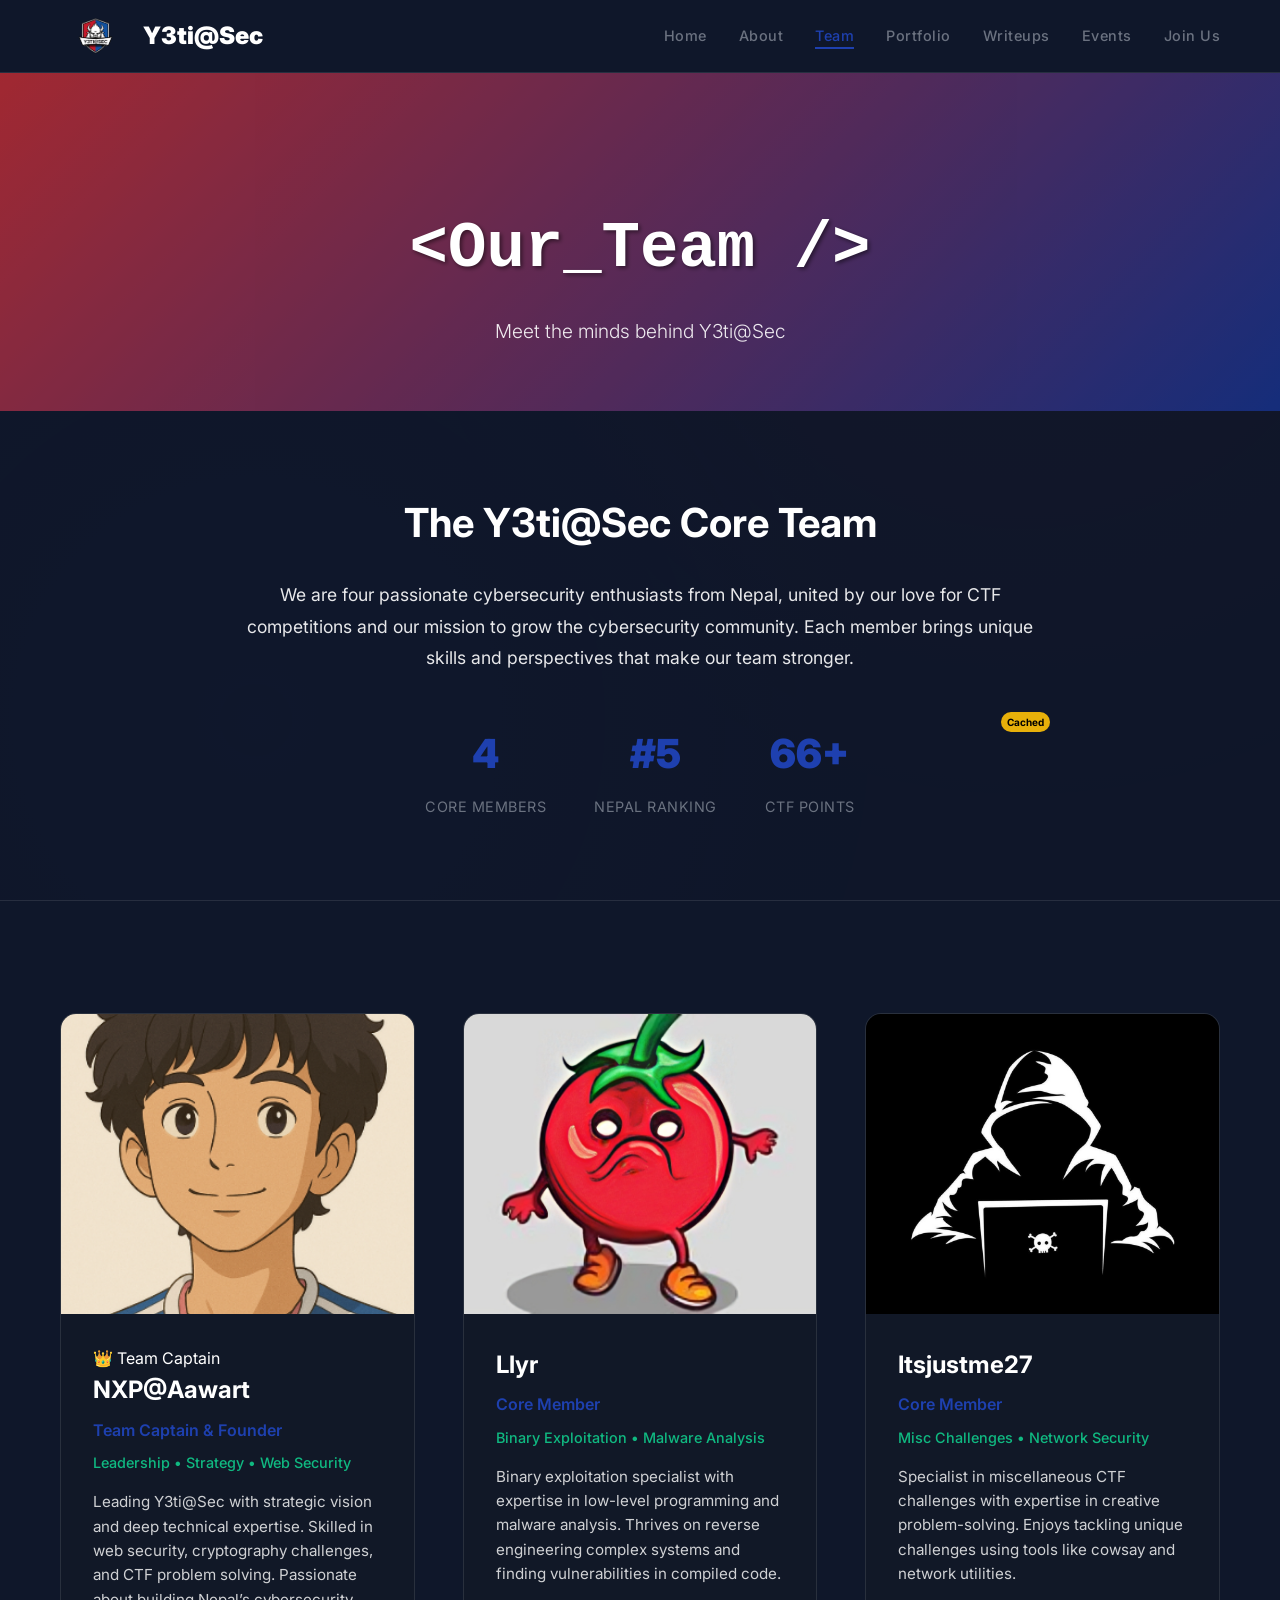
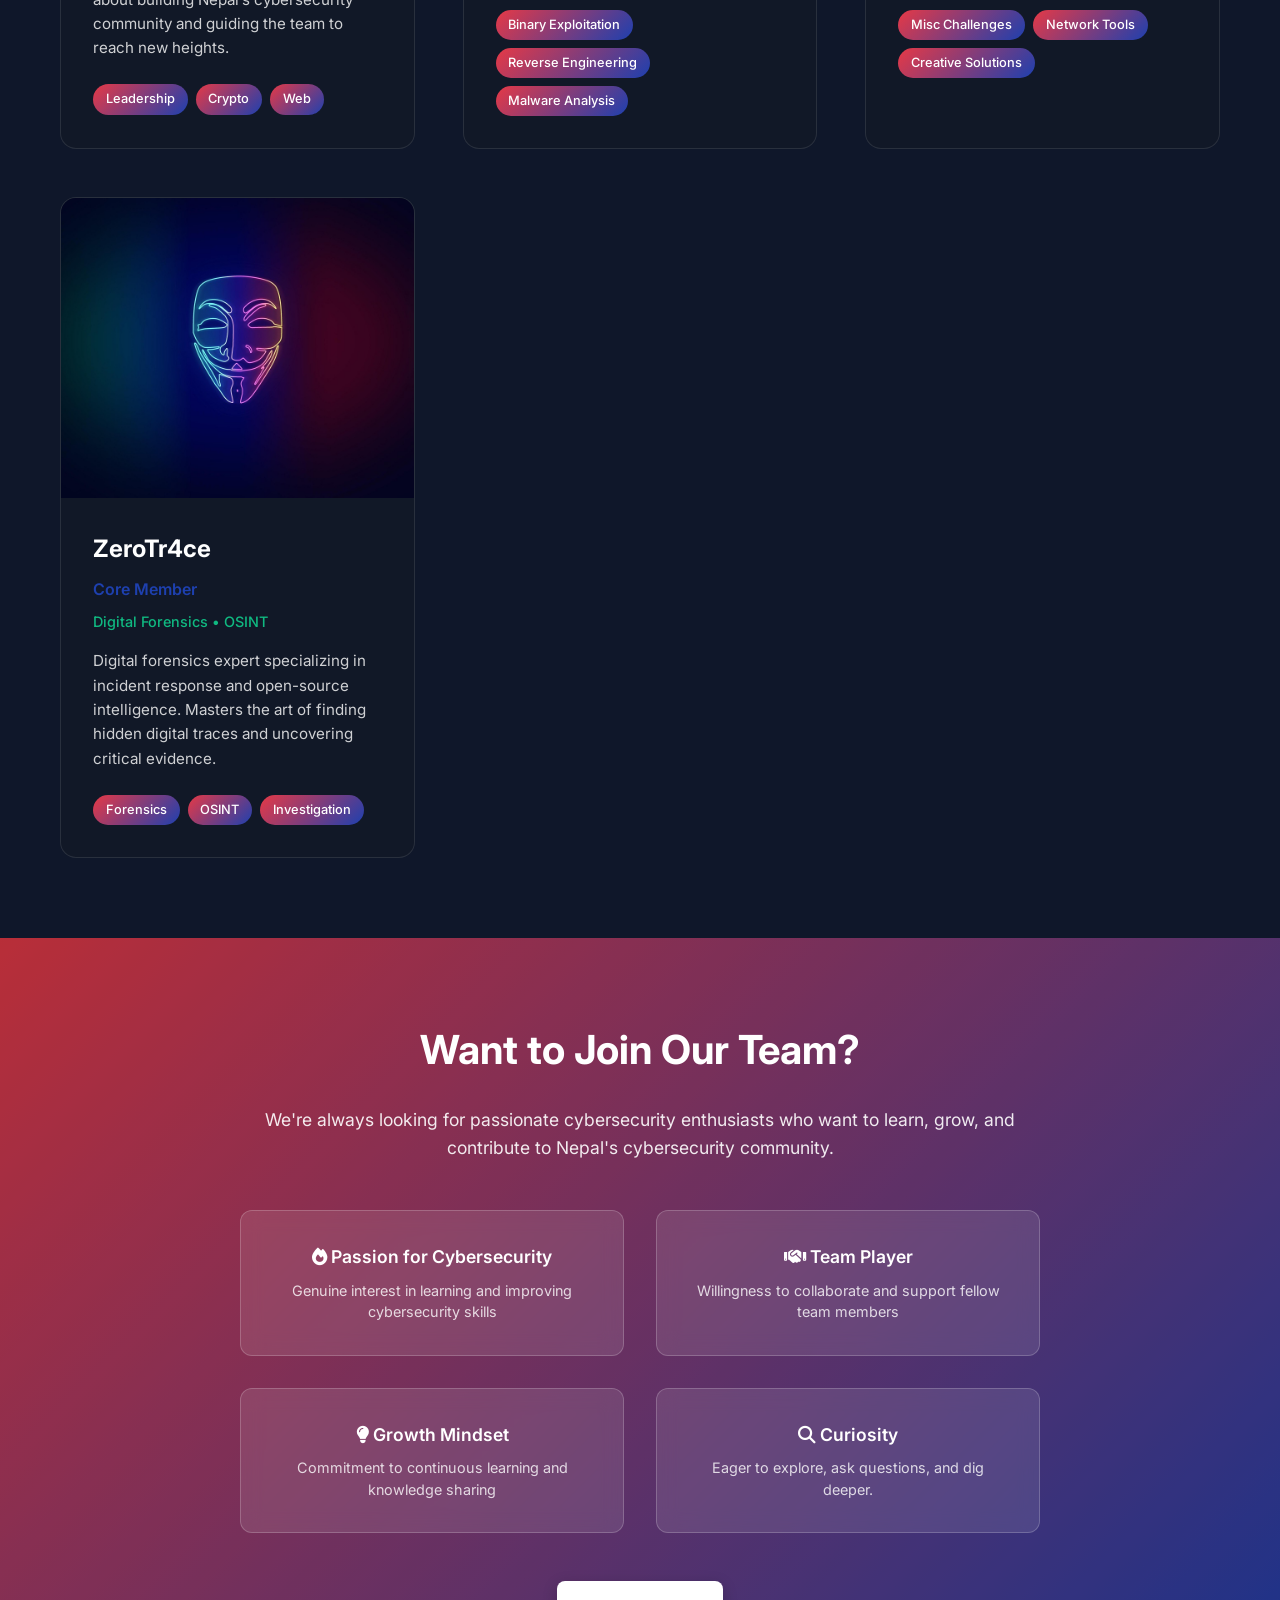
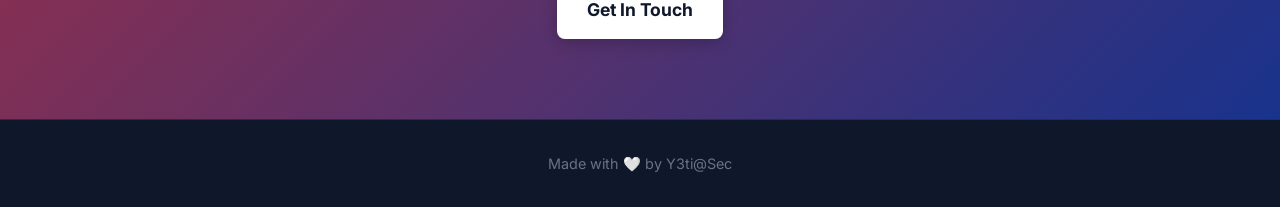
<file: team.html>
<!DOCTYPE html>
<html lang="en">

<head>
    <meta charset="UTF-8">
    <meta name="viewport" content="width=device-width, initial-scale=1.0">
    <title>Team - Y3ti@Sec</title>
    <link rel="stylesheet" href="assets/css/team.css">
    <link rel="preconnect" href="https://fonts.googleapis.com">
    <link rel="stylesheet" href="https://cdnjs.cloudflare.com/ajax/libs/font-awesome/6.4.0/css/all.min.css">
    <link rel="preconnect" href="https://fonts.gstatic.com" crossorigin>
    <link href="https://fonts.googleapis.com/css2?family=Inter:wght@300;400;500;600;700;800;900&display=swap"
        rel="stylesheet">
</head>

<body>
    <!-- Navigation -->
    <nav class="navbar">
        <div class="nav-container">
            <div class="nav-brand">
                <img src="assets/images/logo.png" alt="Y3ti@Sec Logo" class="nav-logo">
                <span class="nav-title">Y3ti@Sec</span>
            </div>

            <!-- Desktop Navigation -->
            <ul class="nav-menu">
                <li class="nav-item">
                    <a href="/" class="nav-link">Home</a>
                </li>
                <li class="nav-item">
                    <a href="about.html" class="nav-link">About</a>
                </li>
                <li class="nav-item">
                    <a href="team.html" class="nav-link active">Team</a>
                </li>
                <li class="nav-item">
                    <a href="portfolio.html" class="nav-link">Portfolio</a><!-- changed -->
                </li>
                <li class="nav-item">
                    <a href="writeups.html" class="nav-link">Writeups</a>
                </li>
                <li class="nav-item">
                    <a href="events.html" class="nav-link">Events</a>
                </li>
                <li class="nav-item">
                    <a href="join.html" class="nav-link">Join Us</a>
                </li>
            </ul>

            <!-- Mobile Hamburger -->
            <div class="hamburger">
                <span class="bar"></span>
                <span class="bar"></span>
                <span class="bar"></span>
            </div>
        </div>
    </nav>


    <!-- Team Header -->
    <section class="team-header">
        <div class="container">
            <div class="header-content">
                <h1>&lt;Our_Team /&gt;</h1>
                <p>Meet the minds behind Y3ti@Sec</p>
            </div>
        </div>
    </section>

    <!-- Team Introduction -->
    <section class="team-intro">
        <div class="container">
            <div class="intro-content">
                <h2>The Y3ti@Sec Core Team</h2>
                <p>We are four passionate cybersecurity enthusiasts from Nepal, united by our love for CTF competitions
                    and our mission to grow the cybersecurity community. Each member brings unique skills and
                    perspectives that make our team stronger.</p>
                <div class="team-stats">
                    <div class="stat-item">
                        <span class="stat-number" data-value="coreMembers">4</span>
                        <span class="stat-label">Core Members</span>
                    </div>
                    <div class="stat-item">
                        <span class="stat-number" data-value="countryRank">#5</span>
                        <span class="stat-label">Nepal Ranking</span>
                    </div>
                    <div class="stat-item">
                        <span class="stat-number" data-value="roundedRatingPoints">65+</span>
                        <span class="stat-label">CTF Points</span>
                    </div>
                </div>
            </div>
        </div>
    </section>

    <!-- Team Members -->
    <section class="team-members">
        <div class="container">
            <div class="members-grid">
                <!-- Member 1 - Team Captain -->
                <div class="member-card captain-card">
                    <div class="member-image">
                        <img src="assets/images/team/nxp-aawart.png" alt="NXP@Aawart">
                        <div class="member-overlay">
                            <div class="social-links">
                                <a href="https://github.com/aawart-kc" class="social-link" target="_blank">
                                    <i class="fab fa-github"></i>
                                </a>

                                <a href="https://www.linkedin.com/in/aawart-k-c-8b1326314/" class="social-link"
                                    target="_blank">
                                    <i class="fab fa-linkedin"></i>
                                </a>

                                <a href="https://blog.aawart.com.np/" class="social-link" target="_blank">
                                    <i class="fas fa-globe"></i>
                                </a>


                            </div>
                        </div>
                    </div>
                    <div class="member-info">
                        <div class="captain-badge">👑 Team Captain</div>
                        <h3>NXP@Aawart</h3>
                        <p class="member-role">Team Captain & Founder</p>
                        <p class="member-specialization">Leadership • Strategy • Web Security</p>
                        <p class="member-description"> Leading Y3ti@Sec with strategic vision and deep technical
                            expertise. Skilled in web security, cryptography challenges, and CTF problem solving.
                            Passionate about building Nepal’s cybersecurity community and guiding the team to reach new
                            heights.</p>
                        <div class="member-skills">
                            <span class="skill-tag">Leadership</span>
                            <span class="skill-tag">Crypto</span>
                            <span class="skill-tag">Web</span>
                        </div>
                    </div>
                </div>

                <!-- Member 2 -->
                <div class="member-card">
                    <div class="member-image">
                        <img src="assets/images/team/llyr.png" alt="Llyr">
                        <div class="member-overlay">
                            <div class="social-links">
                                <a href="https://github.com/Llyr4472" class="social-link" target="_blank">
                                    <i class="fab fa-github"></i>
                                </a>

                                <a href="https://www.linkedin.com/in/prashantgiri360/" class="social-link"
                                    target="_blank">
                                    <i class="fab fa-linkedin"></i>
                                </a>

                                <a href="https://www.prashantgiri360.com.np/" class="social-link" target="_blank">
                                    <i class="fas fa-globe"></i>
                                </a>

                            </div>
                        </div>
                    </div>
                    <div class="member-info">
                        <h3>Llyr</h3>
                        <p class="member-role">Core Member</p>
                        <p class="member-specialization">Binary Exploitation • Malware Analysis</p>
                        <p class="member-description">Binary exploitation specialist with expertise in low-level
                            programming and malware analysis. Thrives on reverse engineering complex systems and finding
                            vulnerabilities in compiled code.</p>
                        <div class="member-skills">
                            <span class="skill-tag">Binary Exploitation</span>
                            <span class="skill-tag">Reverse Engineering</span>
                            <span class="skill-tag">Malware Analysis</span>
                        </div>
                    </div>
                </div>

                <!-- Member 3 -->
                <div class="member-card">
                    <div class="member-image">
                        <img src="assets/images/team/itsjustme.jpg" alt="Itsjustme27">
                        <div class="member-overlay">
                            <div class="social-links">
                                <a href="https://github.com/Itsjustme27" class="social-link" target="_blank">
                                    <i class="fab fa-github"></i>
                                </a>

                                <a href="https://www.linkedin.com/in/prayush-hada-6b0357277/" class="social-link"
                                    target="_blank">
                                    <i class="fab fa-linkedin"></i>
                                </a>

                            </div>
                        </div>
                    </div>
                    <div class="member-info">
                        <h3>Itsjustme27</h3>
                        <p class="member-role">Core Member</p>
                        <p class="member-specialization">Misc Challenges • Network Security</p>
                        <p class="member-description">Specialist in miscellaneous CTF challenges with expertise in
                            creative problem-solving. Enjoys tackling unique challenges using tools like cowsay and
                            network utilities.</p>
                        <div class="member-skills">
                            <span class="skill-tag">Misc Challenges</span>
                            <span class="skill-tag">Network Tools</span>
                            <span class="skill-tag">Creative Solutions</span>
                        </div>
                    </div>
                </div>

                <!-- Member 4 -->
                <div class="member-card">
                    <div class="member-image">
                        <img src="assets/images/team/anup.jpg" alt="ZeroTr4ce">
                        <div class="member-overlay">
                            <div class="social-links">
                                <a href="https://github.com/Anup0118" class="social-link" target="_blank">
                                    <i class="fab fa-github"></i>
                                </a>

                                <a href="https://www.linkedin.com/in/adhikarianup/" class="social-link" target="_blank">
                                    <i class="fab fa-linkedin"></i>
                                </a>

                            </div>
                        </div>
                    </div>
                    <div class="member-info">
                        <h3>ZeroTr4ce</h3>
                        <p class="member-role">Core Member</p>
                        <p class="member-specialization">Digital Forensics • OSINT</p>
                        <p class="member-description">Digital forensics expert specializing in incident response and
                            open-source intelligence. Masters the art of finding hidden digital traces and uncovering
                            critical evidence.</p>
                        <div class="member-skills">
                            <span class="skill-tag">Forensics</span>
                            <span class="skill-tag">OSINT</span>
                            <span class="skill-tag">Investigation</span>
                        </div>
                    </div>
                </div>
            </div>
        </div>
    </section>

    <!-- Join Our Team -->
    <section class="join-team">
        <div class="container">
            <div class="join-content">
                <h2>Want to Join Our Team?</h2>
                <p>We're always looking for passionate cybersecurity enthusiasts who want to learn, grow, and contribute
                    to Nepal's cybersecurity community.</p>
                <div class="join-requirements">

                    <div class="requirement-item">
                        <h4><i class="fas fa-fire"></i> Passion for Cybersecurity</h4>
                        <p>Genuine interest in learning and improving cybersecurity skills</p>
                    </div>

                    <div class="requirement-item">
                        <h4><i class="fas fa-handshake"></i> Team Player</h4>
                        <p>Willingness to collaborate and support fellow team members</p>
                    </div>

                    <div class="requirement-item">
                        <h4><i class="fas fa-lightbulb"></i> Growth Mindset</h4>
                        <p>Commitment to continuous learning and knowledge sharing</p>
                    </div>

                    <div class="requirement-item">
                        <h4><i class="fas fa-magnifying-glass"></i> Curiosity</h4>
                        <p>Eager to explore, ask questions, and dig deeper.</p>
                    </div>
                </div>
                <a href="join.html" class="join-btn">Get In Touch</a>
            </div>
        </div>
    </section>

    <!-- Footer -->
    <footer class="footer">
        <div class="container">
            <p>Made with 🤍 by Y3ti@Sec</p>
        </div>
    </footer>

    <script src="assets/js/main.js"></script>
    <script src="assets/js/data.js"></script>
</body>

</html>
</file>
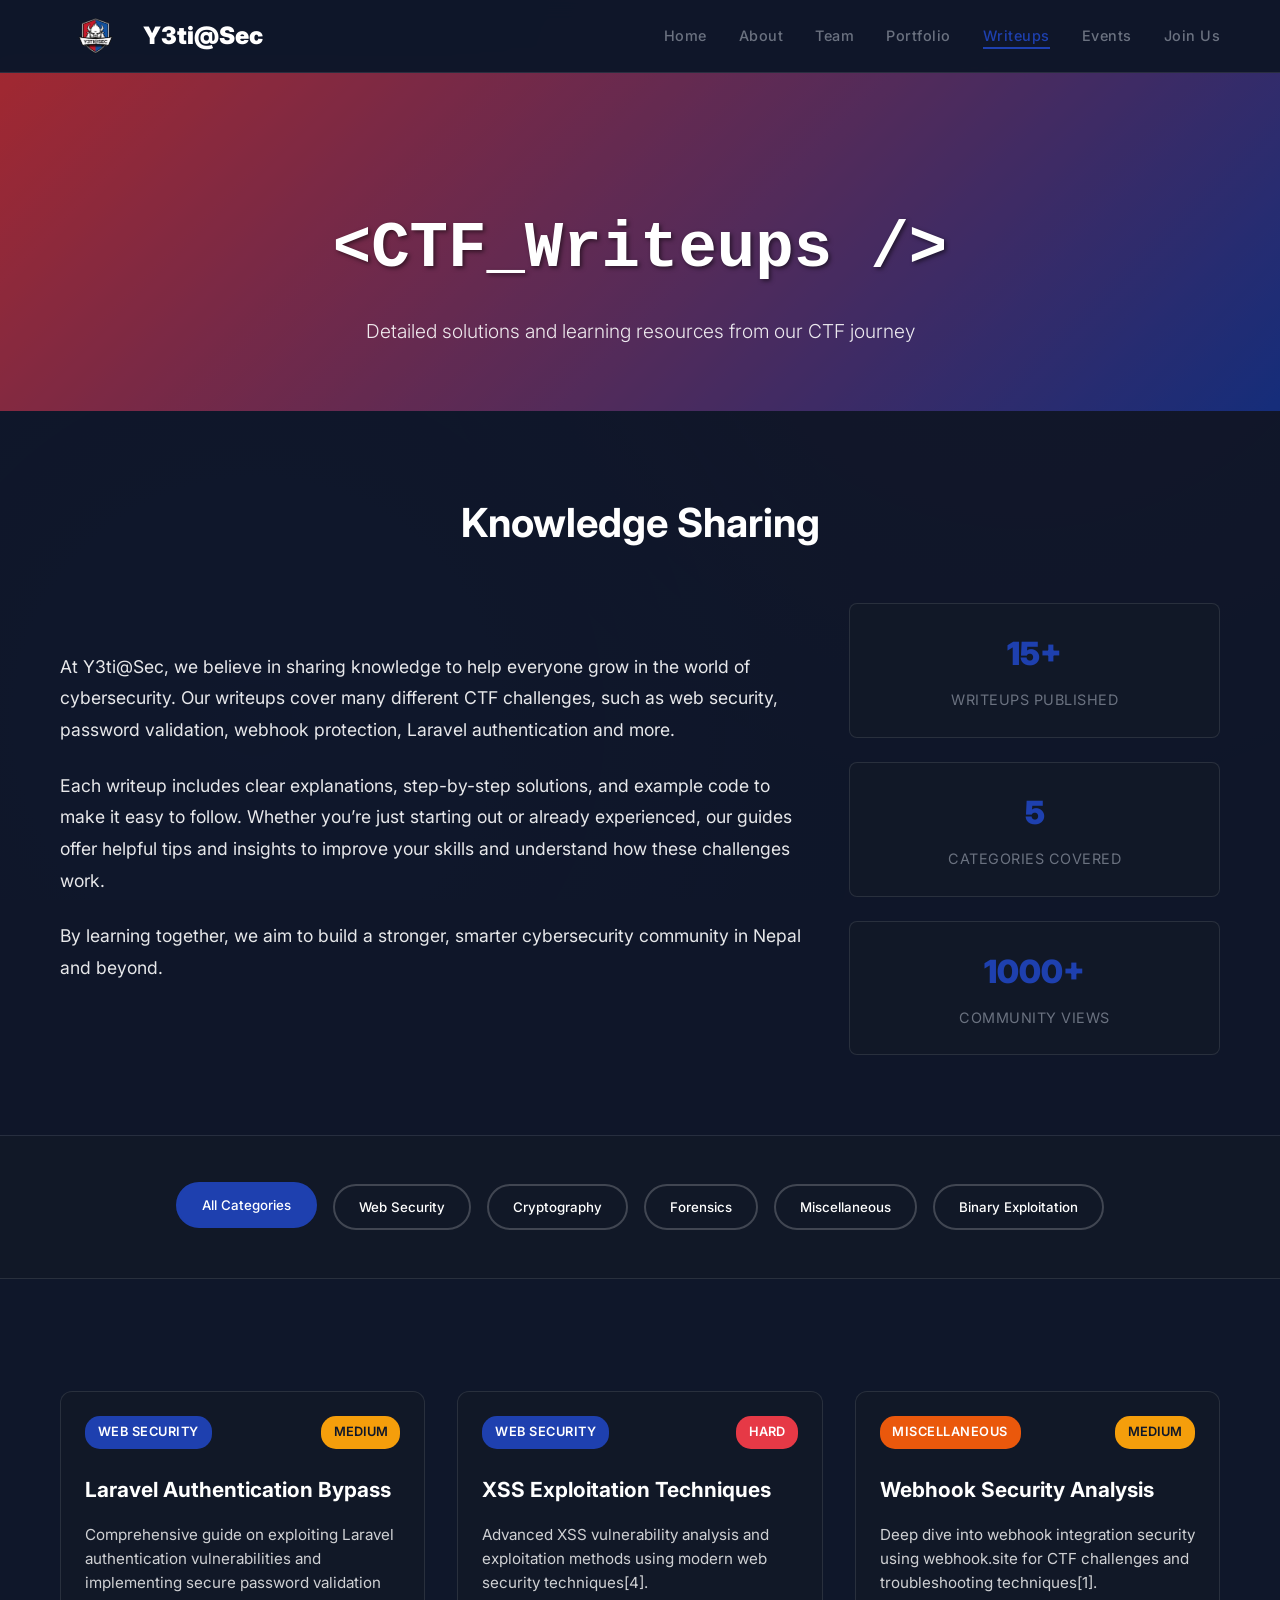
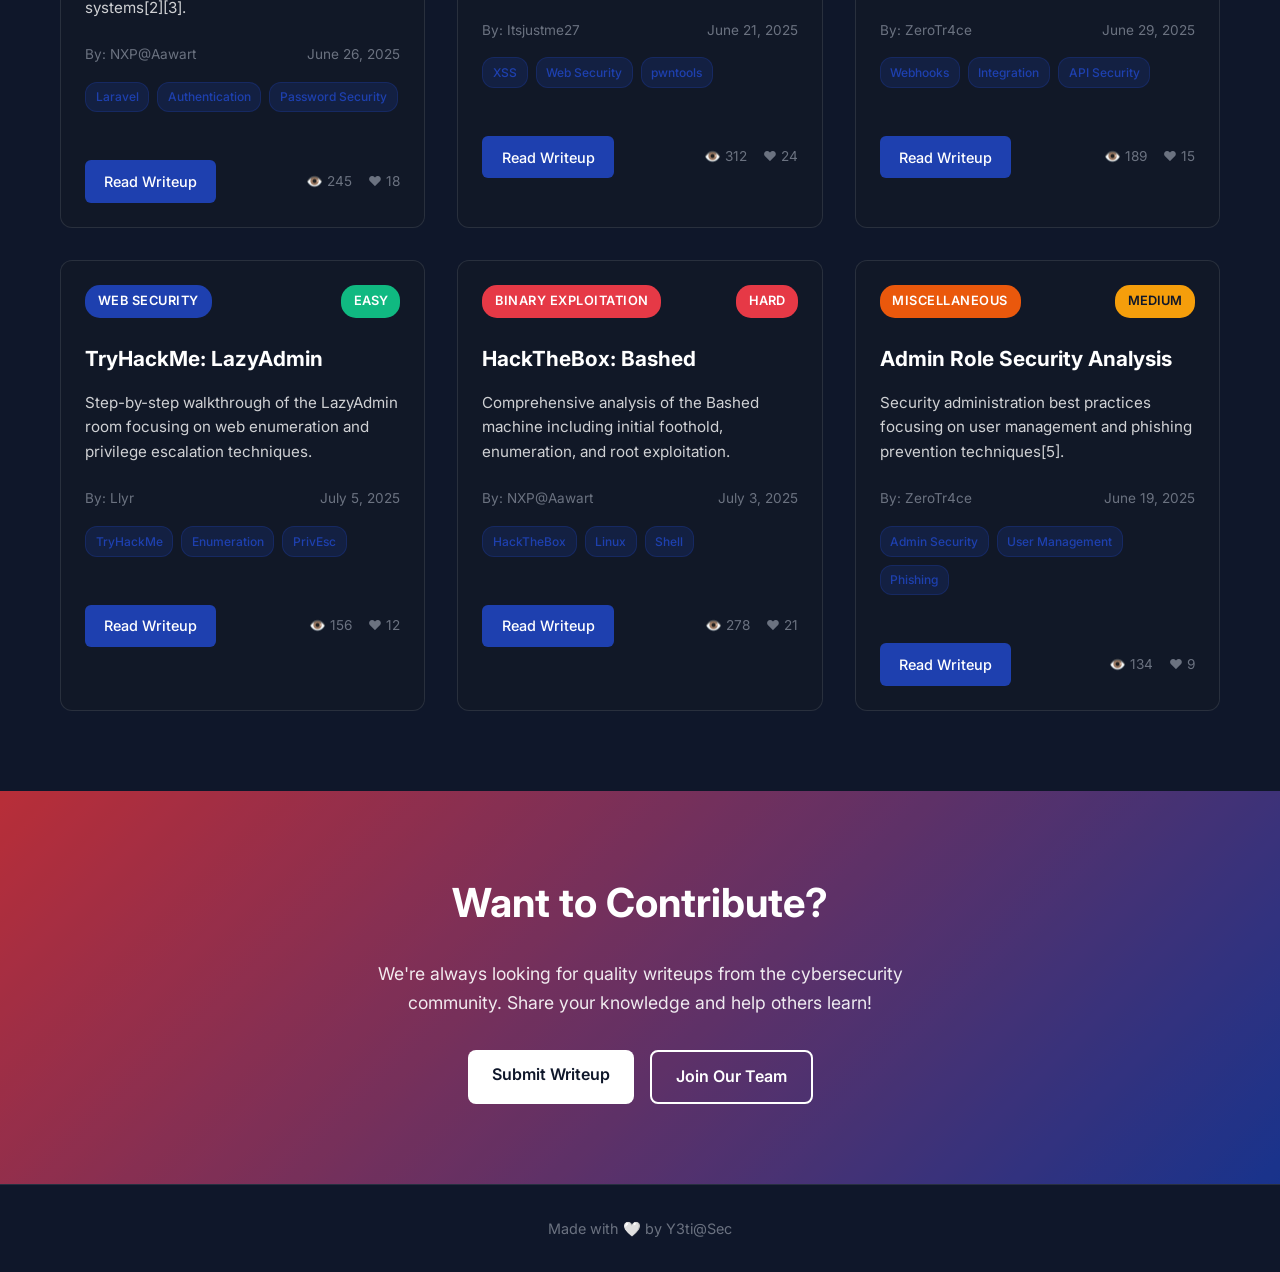
<file: writeups.html>
<!DOCTYPE html>
<html lang="en">
<head>
    <meta charset="UTF-8">
    <meta name="viewport" content="width=device-width, initial-scale=1.0">
    <title>Writeups - Y3ti@Sec</title>
    <link rel="stylesheet" href="assets/css/writeups.css">
    <link rel="preconnect" href="https://fonts.googleapis.com">
    <link rel="preconnect" href="https://fonts.gstatic.com" crossorigin>
    <link rel="stylesheet" href="https://cdnjs.cloudflare.com/ajax/libs/font-awesome/6.4.0/css/all.min.css">
    <link href="https://fonts.googleapis.com/css2?family=Inter:wght@300;400;500;600;700;800;900&display=swap" rel="stylesheet">
</head>
<body>
            <!-- Navigation -->
            <nav class="navbar">
              <div class="nav-container">
                  <div class="nav-brand">
                      <img src="assets/images/logo.png" alt="Y3ti@Sec Logo" class="nav-logo">
                      <span class="nav-title">Y3ti@Sec</span>
                  </div>
                  
                  <!-- Desktop Navigation -->
                  <ul class="nav-menu">
                      <li class="nav-item">
                          <a href="/" class="nav-link">Home</a>
                      </li>
                      <li class="nav-item">
                          <a href="about.html" class="nav-link">About</a>
                      </li>
                      <li class="nav-item">
                          <a href="team.html" class="nav-link">Team</a>
                      </li>
                      <li class="nav-item">
                          <a href="portfolio.html" class="nav-link">Portfolio</a>
                      </li>
                      <li class="nav-item">
                          <a href="writeups.html" class="nav-link active">Writeups</a>
                      </li>
                      <li class="nav-item">
                          <a href="events.html" class="nav-link">Events</a>
                      </li>
                      <li class="nav-item">
                          <a href="join.html" class="nav-link">Join Us</a>
                      </li>
                  </ul>
                  
                  <!-- Mobile Hamburger -->
                  <div class="hamburger">
                      <span class="bar"></span>
                      <span class="bar"></span>
                      <span class="bar"></span>
                  </div>
              </div>
          </nav>
        

    <!-- Writeups Header -->
    <section class="writeups-header">
        <div class="container">
            <div class="header-content">
                <h1>&lt;CTF_Writeups /&gt;</h1>
                <p>Detailed solutions and learning resources from our CTF journey</p>
            </div>
        </div>
    </section>

    <!-- Writeups Overview -->
    <section class="writeups-overview">
        <div class="container">
            <h2 class="section-title">Knowledge Sharing</h2>
            <div class="overview-content">
                <div class="overview-text">
                <p>At Y3ti@Sec, we believe in sharing knowledge to help everyone grow in the world of cybersecurity. Our writeups cover many different CTF challenges, such as web security, password validation, webhook protection, Laravel authentication and more.</p>

<p>Each writeup includes clear explanations, step-by-step solutions, and example code to make it easy to follow. Whether you’re just starting out or already experienced, our guides offer helpful tips and insights to improve your skills and understand how these challenges work.</p>

<p>By learning together, we aim to build a stronger, smarter cybersecurity community in Nepal and beyond.</p>
    
                </div>
                <div class="overview-stats">
                    <div class="stat-item">
                        <span class="stat-number">15+</span>
                        <span class="stat-label">Writeups Published</span>
                    </div>
                    <div class="stat-item">
                        <span class="stat-number">5</span>
                        <span class="stat-label">Categories Covered</span>
                    </div>
                    <div class="stat-item">
                        <span class="stat-number">1000+</span>
                        <span class="stat-label">Community Views</span>
                    </div>
                </div>
            </div>
        </div>
    </section>

    <!-- Filter Section -->
    <section class="filter-section">
        <div class="container">
            <div class="filter-controls">
                <button class="filter-btn active" data-filter="all">All Categories</button>
                <button class="filter-btn" data-filter="web">Web Security</button>
                <button class="filter-btn" data-filter="crypto">Cryptography</button>
                <button class="filter-btn" data-filter="forensics">Forensics</button>
                <button class="filter-btn" data-filter="misc">Miscellaneous</button>
                <button class="filter-btn" data-filter="pwn">Binary Exploitation</button>
            </div>
        </div>
    </section>

    <!-- Writeups Grid -->
    <section class="writeups-grid-section">
        <div class="container">
            <div class="writeups-grid">
                <!-- Web Security Writeups -->
                <article class="writeup-card" data-category="web">
                    <div class="writeup-header">
                        <div class="category-badge web">Web Security</div>
                        <div class="difficulty-badge medium">Medium</div>
                    </div>
                    <div class="writeup-content">
                        <h3>Laravel Authentication Bypass</h3>
                        <p class="writeup-description">Comprehensive guide on exploiting Laravel authentication vulnerabilities and implementing secure password validation systems[2][3].</p>
                        <div class="writeup-meta">
                            <span class="author">By: NXP@Aawart</span>
                            <span class="date">June 26, 2025</span>
                        </div>
                        <div class="writeup-tags">
                            <span class="tag">Laravel</span>
                            <span class="tag">Authentication</span>
                            <span class="tag">Password Security</span>
                        </div>
                    </div>
                    <div class="writeup-footer">
                        <a href="#" class="read-more-btn">Read Writeup</a>
                        <div class="writeup-stats">
                            <span>👁️ 245</span>
                            <span>❤️ 18</span>
                        </div>
                    </div>
                </article>

                <article class="writeup-card" data-category="web">
                    <div class="writeup-header">
                        <div class="category-badge web">Web Security</div>
                        <div class="difficulty-badge hard">Hard</div>
                    </div>
                    <div class="writeup-content">
                        <h3>XSS Exploitation Techniques</h3>
                        <p class="writeup-description">Advanced XSS vulnerability analysis and exploitation methods using modern web security techniques[4].</p>
                        <div class="writeup-meta">
                            <span class="author">By: Itsjustme27</span>
                            <span class="date">June 21, 2025</span>
                        </div>
                        <div class="writeup-tags">
                            <span class="tag">XSS</span>
                            <span class="tag">Web Security</span>
                            <span class="tag">pwntools</span>
                        </div>
                    </div>
                    <div class="writeup-footer">
                        <a href="#" class="read-more-btn">Read Writeup</a>
                        <div class="writeup-stats">
                            <span>👁️ 312</span>
                            <span>❤️ 24</span>
                        </div>
                    </div>
                </article>

                <article class="writeup-card" data-category="misc">
                    <div class="writeup-header">
                        <div class="category-badge misc">Miscellaneous</div>
                        <div class="difficulty-badge medium">Medium</div>
                    </div>
                    <div class="writeup-content">
                        <h3>Webhook Security Analysis</h3>
                        <p class="writeup-description">Deep dive into webhook integration security using webhook.site for CTF challenges and troubleshooting techniques[1].</p>
                        <div class="writeup-meta">
                            <span class="author">By: ZeroTr4ce</span>
                            <span class="date">June 29, 2025</span>
                        </div>
                        <div class="writeup-tags">
                            <span class="tag">Webhooks</span>
                            <span class="tag">Integration</span>
                            <span class="tag">API Security</span>
                        </div>
                    </div>
                    <div class="writeup-footer">
                        <a href="#" class="read-more-btn">Read Writeup</a>
                        <div class="writeup-stats">
                            <span>👁️ 189</span>
                            <span>❤️ 15</span>
                        </div>
                    </div>
                </article>

                <article class="writeup-card" data-category="web">
                    <div class="writeup-header">
                        <div class="category-badge web">Web Security</div>
                        <div class="difficulty-badge easy">Easy</div>
                    </div>
                    <div class="writeup-content">
                        <h3>TryHackMe: LazyAdmin</h3>
                        <p class="writeup-description">Step-by-step walkthrough of the LazyAdmin room focusing on web enumeration and privilege escalation techniques.</p>
                        <div class="writeup-meta">
                            <span class="author">By: Llyr</span>
                            <span class="date">July 5, 2025</span>
                        </div>
                        <div class="writeup-tags">
                            <span class="tag">TryHackMe</span>
                            <span class="tag">Enumeration</span>
                            <span class="tag">PrivEsc</span>
                        </div>
                    </div>
                    <div class="writeup-footer">
                        <a href="#" class="read-more-btn">Read Writeup</a>
                        <div class="writeup-stats">
                            <span>👁️ 156</span>
                            <span>❤️ 12</span>
                        </div>
                    </div>
                </article>

                <article class="writeup-card" data-category="pwn">
                    <div class="writeup-header">
                        <div class="category-badge pwn">Binary Exploitation</div>
                        <div class="difficulty-badge hard">Hard</div>
                    </div>
                    <div class="writeup-content">
                        <h3>HackTheBox: Bashed</h3>
                        <p class="writeup-description">Comprehensive analysis of the Bashed machine including initial foothold, enumeration, and root exploitation.</p>
                        <div class="writeup-meta">
                            <span class="author">By: NXP@Aawart</span>
                            <span class="date">July 3, 2025</span>
                        </div>
                        <div class="writeup-tags">
                            <span class="tag">HackTheBox</span>
                            <span class="tag">Linux</span>
                            <span class="tag">Shell</span>
                        </div>
                    </div>
                    <div class="writeup-footer">
                        <a href="#" class="read-more-btn">Read Writeup</a>
                        <div class="writeup-stats">
                            <span>👁️ 278</span>
                            <span>❤️ 21</span>
                        </div>
                    </div>
                </article>

                <article class="writeup-card" data-category="misc">
                    <div class="writeup-header">
                        <div class="category-badge misc">Miscellaneous</div>
                        <div class="difficulty-badge medium">Medium</div>
                    </div>
                    <div class="writeup-content">
                        <h3>Admin Role Security Analysis</h3>
                        <p class="writeup-description">Security administration best practices focusing on user management and phishing prevention techniques[5].</p>
                        <div class="writeup-meta">
                            <span class="author">By: ZeroTr4ce</span>
                            <span class="date">June 19, 2025</span>
                        </div>
                        <div class="writeup-tags">
                            <span class="tag">Admin Security</span>
                            <span class="tag">User Management</span>
                            <span class="tag">Phishing</span>
                        </div>
                    </div>
                    <div class="writeup-footer">
                        <a href="#" class="read-more-btn">Read Writeup</a>
                        <div class="writeup-stats">
                            <span>👁️ 134</span>
                            <span>❤️ 9</span>
                        </div>
                    </div>
                </article>
            </div>
        </div>
    </section>

    <!-- Call to Action -->
    <section class="writeups-cta">
        <div class="container">
            <div class="cta-content">
                <h2>Want to Contribute?</h2>
                <p>We're always looking for quality writeups from the cybersecurity community. Share your knowledge and help others learn!</p>
                <div class="cta-buttons">
                    <a href="mailto:y3tisec@gmail.com" class="cta-btn primary">Submit Writeup</a>
                    <a href="team.html" class="cta-btn secondary">Join Our Team</a>
                </div>
            </div>
        </div>
    </section>

    <!-- Footer -->
    <footer class="footer">
        <div class="container">
            <p>Made with 🤍 by Y3ti@Sec</p>
        </div>
    </footer>

    <script src="assets/js/writeups.js"></script>
    <script src="assets/js/main.js"></script>
</body>
</html>
</file>
<file: assets/css/style.css>
/* Color Variables - Matching Your Logo */
:root {
    --y3ti-red: #E63946;
    --y3ti-blue: #1E40AF;
    --y3ti-black: #0F172A;
    --y3ti-white: #FFFFFF;
    --y3ti-gray: #111827;
    --y3ti-light-gray: #6B7280;
    --y3ti-accent: #10B981;
}

/* Reset and Base Styles */
* {
    margin: 0;
    padding: 0;
    box-sizing: border-box;
}

body {
    font-family: 'Inter', sans-serif;
    background-color: var(--y3ti-gray);
    color: var(--y3ti-white);
    line-height: 1.6;
    overflow-x: hidden;
}

.container {
    max-width: 1200px;
    margin: 0 auto;
    padding: 0 20px;
}

/* Navigation Styles */
.navbar {
    background-color: var(--y3ti-black);
    padding: 1rem 0;
    position: fixed;
    top: 0;
    width: 100%;
    z-index: 1000;
    backdrop-filter: blur(10px);
    border-bottom: 1px solid rgba(255, 255, 255, 0.1);
}

.nav-container {
    max-width: 1200px;
    margin: 0 auto;
    padding: 0 20px;
    display: flex;
    justify-content: space-between;
    align-items: center;
}

.nav-brand {
    display: flex;
    align-items: center;
    gap: 12px;
}

.nav-logo {
    height: 40px;
    width: auto;
}

.nav-title {
    font-size: 1.5rem;
    font-weight: 900;
    color: var(--y3ti-white);
}

.nav-menu {
    display: flex;
    list-style: none;
    gap: 2rem;
}

.nav-link {
    color: var(--y3ti-light-gray);
    text-decoration: none;
    font-weight: 500;
    transition: color 0.3s ease;
    position: relative;
}

.nav-link:hover,
.nav-link.active {
    color: var(--y3ti-red);
}

.nav-link.active::after {
    content: '';
    position: absolute;
    bottom: -5px;
    left: 0;
    width: 100%;
    height: 2px;
    background-color: var(--y3ti-red);
}

/* Mobile Hamburger */
.hamburger {
    display: none;
    flex-direction: column;
    cursor: pointer;
    gap: 4px;
}

.bar {
    width: 25px;
    height: 3px;
    background-color: var(--y3ti-white);
    transition: 0.3s;
}

/* Hero Section */
.hero {
    position: relative;
    height: 115vh;
    display: flex;
    align-items: center;
    justify-content: center;
    overflow: hidden;
}

.hero-background {
    position: absolute;
    top: 0;
    left: 0;
    width: 100%;
    height: 100%;
    display: flex;
}

.hero-red {
    width: 50%;
    background: linear-gradient(135deg, var(--y3ti-red), #dc2626);
}

.hero-blue {
    width: 50%;
    background: linear-gradient(135deg, var(--y3ti-blue), #1d4ed8);
}

.hero-overlay {
    position: absolute;
    top: 0;
    left: 0;
    width: 100%;
    height: 100%;
    background: rgba(0, 0, 0, 0.4);
}

.hero-content {
    position: relative;
    z-index: 10;
    text-align: center;
    max-width: 800px;
    padding: 0 20px;
}

.hero-logo {
    height: 120px;
    width: auto;
    margin-top: 5rem;
    filter: drop-shadow(0 10px 20px rgba(0, 0, 0, 0.3));
}

.hero-title {
    font-size: 4rem;
    font-weight: 900;
    margin-bottom: 1rem;
    text-shadow: 2px 2px 4px rgba(0, 0, 0, 0.5);
}

.hero-subtitle {
    font-size: 1.5rem;
    margin-bottom: 3rem;
    color: rgba(255, 255, 255, 0.9);
    font-weight: 300;
}

.stats-container {
    display: flex;
    justify-content: center;
    gap: 2rem;
    margin-bottom: 3rem;
    flex-wrap: wrap;
}

.stat-card {
    background: rgba(255, 255, 255, 0.1);
    padding: 1.5rem;
    border-radius: 12px;
    border: 1px solid rgba(255, 255, 255, 0.2);
    backdrop-filter: blur(10px);
    min-width: 150px;
}

.stat-number {
    font-size: 2.5rem;
    font-weight: 900;
    color: var(--y3ti-white);
    margin-bottom: 0.5rem;
}

.stat-label {
    font-size: 0.9rem;
    color: rgba(255, 255, 255, 0.8);
    font-weight: 400;
}

.hero-buttons {
    display: flex;
    gap: 1rem;
    justify-content: center;
    flex-wrap: wrap;
}

.btn {
    padding: 12px 24px;
    border-radius: 8px;
    text-decoration: none;
    font-weight: 600;
    transition: all 0.3s ease;
    border: 2px solid transparent;
    display: inline-block;
    margin-left: 25px;
    margin-bottom: 3rem;
}

.btn-primary {
    background-color: var(--y3ti-blue);
    color: var(--y3ti-white);
    border-color: var(--y3ti-blue);
}

.btn-primary:hover {
    background-color: var(--y3ti-red);
    border-color: var(--y3ti-red);
    transform: translateY(-2px);
}

.btn-danger {
    background-color: var(--y3ti-red);
    color: var(--y3ti-white);
}

.btn-danger:hover {
    background-color: var(--y3ti-blue);
    color: var(--y3ti-white);
    transform: translateY(-2px);
}

/* Recent Achievements Section */
.recent-achievements {
    padding: 5rem 0;
    background-color: var(--y3ti-black);
}

.section-title {
    text-align: center;
    font-size: 2.5rem;
    font-weight: 700;
    margin-bottom: 3rem;
    color: var(--y3ti-white);
}

.achievements-grid {
    display: grid;
    grid-template-columns: repeat(auto-fit, minmax(250px, 1fr));
    gap: 2rem;
}

.achievement-card {
    background: linear-gradient(135deg, var(--y3ti-red), var(--y3ti-blue));
    padding: 2rem;
    border-radius: 12px;
    text-align: center;
    transition: transform 0.3s ease;
}

.achievement-card:hover {
    transform: translateY(-5px);
}

.achievement-card h3 {
    font-size: 1.2rem;
    font-weight: 600;
    margin-bottom: 1rem;
}

.achievement-rank {
    font-size: 2rem;
    font-weight: 900;
    margin-bottom: 0.5rem;
}

.achievement-points {
    font-size: 1rem;
    opacity: 0.9;
}

/* Footer */
.footer {
    background-color: var(--y3ti-black);
    padding: 2rem 0;
    text-align: center;
    border-top: 1px solid rgba(255, 255, 255, 0.1);
}

/* Responsive Design */
@media (max-width: 768px) {
    .nav-menu {
        position: fixed;
        left: -100%;
        top: 70px;
        flex-direction: column;
        background-color: var(--y3ti-black);
        width: 100%;
        text-align: center;
        transition: 0.3s;
        padding: 2rem 0;
        border-top: 1px solid rgba(255, 255, 255, 0.1);
    }

    .nav-menu.active {
        left: 0;
    }

    .nav-menu li {
        margin: 1rem 0;
    }

    .hamburger {
        display: flex;
    }

    .hamburger.active .bar:nth-child(2) {
        opacity: 0;
    }

    .hamburger.active .bar:nth-child(1) {
        transform: translateY(7px) rotate(45deg);
    }

    .hamburger.active .bar:nth-child(3) {
        transform: translateY(-7px) rotate(-45deg);
    }

    .hero-title {
        font-size: 2.5rem;
    }

    .hero-subtitle {
        font-size: 1.2rem;
    }

    .stats-container {
        gap: 1rem;
    }

    .stat-card {
        min-width: 120px;
        padding: 1rem;
    }

    .stat-number {
        font-size: 2rem;
    }

    .hero-buttons {
        flex-direction: column;
        align-items: center;
    }

    .btn {
        width: 200px;
        text-align: center;
    }
}

@media (max-width: 480px) {
    .hero-logo {
        height: 80px;
    }

    .hero-title {
        font-size: 2rem;
    }

    .section-title {
        font-size: 2rem;
    }
}
</file>
<file: assets/css/about-us.css>
/* Color Variables - Matching Your Logo */
:root {
    --y3ti-red: #E63946;
    --y3ti-blue: #1E40AF;
    --y3ti-black: #0F172A;
    --y3ti-white: #FFFFFF;
    --y3ti-gray: #111827;
    --y3ti-light-gray: #6B7280;
    --y3ti-accent: #10B981;
    --y3ti-dark-blue: #1a365d;
    --y3ti-matrix-green: #00ff41;
}

/* Reset and Base Styles */
* {
    margin: 0;
    padding: 0;
    box-sizing: border-box;
}

body {
    font-family: 'Inter', sans-serif;
    background-color: var(--y3ti-black);
    color: var(--y3ti-white);
    line-height: 1.6;
    overflow-x: hidden;
    position: relative;
}

/* Matrix Background Effect */
body::before {
    content: '';
    position: fixed;
    top: 0;
    left: 0;
    width: 100%;
    height: 100%;
    background: 
        radial-gradient(circle at 20% 80%, rgba(30, 64, 175, 0.1) 0%, transparent 50%),
        radial-gradient(circle at 80% 20%, rgba(230, 57, 70, 0.1) 0%, transparent 50%);
    z-index: -2;
}

.container {
    max-width: 1200px;
    margin: 0 auto;
    padding: 0 20px;
}

/* Navigation Styles */
.navbar {
    background-color: rgba(15, 23, 42, 0.95);
    padding: 1rem 0;
    position: fixed;
    top: 0;
    width: 100%;
    z-index: 1000;
    backdrop-filter: blur(10px);
    border-bottom: 1px solid rgba(255, 255, 255, 0.1);
}

.nav-container {
    max-width: 1200px;
    margin: 0 auto;
    padding: 0 20px;
    display: flex;
    justify-content: space-between;
    align-items: center;
}

.nav-brand {
    display: flex;
    align-items: center;
    gap: 12px;
}

.nav-logo {
    height: 40px;
    width: auto;
}

.nav-title {
    font-size: 1.5rem;
    font-weight: 900;
    color: var(--y3ti-white);
}

.nav-menu {
    display: flex;
    list-style: none;
    gap: 2rem;
}

.nav-link {
    color: var(--y3ti-light-gray);
    text-decoration: none;
    font-weight: 500;
    font-size: 0.9rem;
    letter-spacing: 0.5px;
    transition: color 0.3s ease;
    position: relative;
}

.nav-link:hover,
.nav-link.active {
    color: var(--y3ti-blue);
}

.nav-link.active::after {
    content: '';
    position: absolute;
    bottom: -5px;
    left: 0;
    width: 100%;
    height: 2px;
    background-color: var(--y3ti-blue);
}

/* About Header Section */
.about-header {
    padding: 8rem 0 4rem;
    margin-top: 70px;
    background: linear-gradient(135deg, var(--y3ti-red), var(--y3ti-blue));
    position: relative;
    overflow: hidden;
}

.about-header::before {
    content: '';
    position: absolute;
    top: 0;
    left: 0;
    right: 0;
    bottom: 0;
    background: rgba(0, 0, 0, 0.3);
    z-index: 1;
}

.header-content {
    position: relative;
    z-index: 2;
    text-align: center;
}

.header-content h1 {
    font-size: 4rem;
    font-weight: 900;
    color: var(--y3ti-white);
    text-shadow: 2px 2px 4px rgba(0, 0, 0, 0.5);
    font-family: 'Courier New', monospace;
}

/* Welcome Section */
.welcome-section {
    padding: 5rem 0;
    background-color: rgba(15, 23, 42, 0.8);
    border-bottom: 1px solid rgba(255, 255, 255, 0.1);
}

.welcome-content {
    display: grid;
    grid-template-columns: 200px 1fr;
    gap: 3rem;
    align-items: center;
}

.welcome-logo img {
    width: 150px;
    height: auto;
    filter: drop-shadow(0 10px 20px rgba(0, 0, 0, 0.3));
}

.welcome-text h2 {
    font-size: 2.5rem;
    font-weight: 700;
    margin-bottom: 1.5rem;
    color: var(--y3ti-white);
}

.welcome-text p {
    font-size: 1.1rem;
    line-height: 1.8;
    margin-bottom: 1.5rem;
    color: rgba(255, 255, 255, 0.9);
}

/* Mission Cards Section */
.mission-section {
    padding: 5rem 0;
}

.mission-grid {
    display: grid;
    grid-template-columns: repeat(auto-fit, minmax(300px, 1fr));
    gap: 2rem;
}

.mission-card {
    background: var(--y3ti-gray);
    padding: 3rem 2rem;
    border-radius: 12px;
    text-align: center;
    border: 1px solid rgba(255, 255, 255, 0.1);
    transition: all 0.3s ease;
    position: relative;
    overflow: hidden;
}

.mission-card::before {
    content: '';
    position: absolute;
    top: 0;
    left: -100%;
    width: 100%;
    height: 100%;
    background: linear-gradient(90deg, transparent, rgba(255, 255, 255, 0.1), transparent);
    transition: left 0.5s;
}

.mission-card:hover::before {
    left: 100%;
}

.mission-card:hover {
    transform: translateY(-10px);
    border-color: var(--y3ti-blue);
    box-shadow: 0 20px 40px rgba(30, 64, 175, 0.2);
}

.mission-icon {
    font-size: 4rem;
    margin-bottom: 1.5rem;
    color: var(--y3ti-blue);
}

.mission-card h3 {
    font-size: 1.5rem;
    font-weight: 700;
    margin-bottom: 1rem;
    color: var(--y3ti-white);
}

.mission-card p {
    font-size: 1rem;
    color: rgba(255, 255, 255, 0.8);
    line-height: 1.6;
}

/* Services Section */
.services-section {
    padding: 5rem 0;
    background-color: rgba(15, 23, 42, 0.8);
    border-top: 1px solid rgba(255, 255, 255, 0.1);
    border-bottom: 1px solid rgba(255, 255, 255, 0.1);
}

.section-title {
    font-size: 2.5rem;
    font-weight: 700;
    text-align: center;
    margin-bottom: 2rem;
    color: var(--y3ti-white);
}

.services-description {
    font-size: 1.1rem;
    line-height: 1.8;
    text-align: center;
    max-width: 800px;
    margin: 0 auto;
    color: rgba(255, 255, 255, 0.9);
}

.services-description a {
    color: var(--y3ti-blue);
    text-decoration: none;
    transition: color 0.3s ease;
}

.services-description a:hover {
    color: var(--y3ti-red);
}

/* Follow Section */
.follow-section {
    padding: 5rem 0;
    background-color: rgba(15, 23, 42, 0.8);
}

.follow-section h2 {
    font-size: 2.5rem;
    font-weight: 700;
    text-align: center;
    margin-bottom: 3rem;
    color: var(--y3ti-white);
}

.social-grid {
    display: grid;
    grid-template-columns: repeat(auto-fit, minmax(150px, 1fr));
    gap: 1.5rem;
    max-width: 900px;
    margin: 0 auto;
}

.social-link {
    display: flex;
    flex-direction: column;
    align-items: center;
    padding: 2rem 1rem;
    background: var(--y3ti-black);
    border-radius: 12px;
    text-decoration: none;
    color: var(--y3ti-white);
    transition: all 0.3s ease;
    border: 1px solid rgba(255, 255, 255, 0.1);
    position: relative;
    overflow: hidden;
}

.social-link::before {
    content: '';
    position: absolute;
    top: 0;
    left: -100%;
    width: 100%;
    height: 100%;
    background: linear-gradient(135deg, var(--y3ti-red), var(--y3ti-blue));
    transition: left 0.3s ease;
    z-index: -1;
}

.social-link:hover::before {
    left: 0;
}

.social-link:hover {
    transform: translateY(-5px);
    box-shadow: 0 10px 25px rgba(0, 0, 0, 0.3);
}

.social-icon {
    font-size: 2.5rem;
    margin-bottom: 0.5rem;
    transition: transform 0.3s ease;
}

.social-link:hover .social-icon {
    transform: scale(1.1);
}

.social-link span {
    font-size: 0.9rem;
    font-weight: 500;
}

/* Footer */
.footer {
    background-color: var(--y3ti-black);
    padding: 2rem 0;
    text-align: center;
    border-top: 1px solid rgba(255, 255, 255, 0.1);
}

.footer p {
    color: var(--y3ti-light-gray);
    font-size: 0.9rem;
}

/* Mobile Hamburger */
.hamburger {
    display: none;
    flex-direction: column;
    cursor: pointer;
    gap: 4px;
}

.bar {
    width: 25px;
    height: 3px;
    background-color: var(--y3ti-white);
    transition: 0.3s;
}

/* Responsive Design */
@media (max-width: 768px) {
    .nav-menu {
        position: fixed;
        left: -100%;
        top: 70px;
        flex-direction: column;
        background-color: var(--y3ti-black);
        width: 100%;
        text-align: center;
        transition: 0.3s;
        padding: 2rem 0;
        border-top: 1px solid rgba(255, 255, 255, 0.1);
    }

    .nav-menu.active {
        left: 0;
    }

    .nav-menu li {
        margin: 1rem 0;
    }

    .hamburger {
        display: flex;
    }

    .hamburger.active .bar:nth-child(2) {
        opacity: 0;
    }

    .hamburger.active .bar:nth-child(1) {
        transform: translateY(7px) rotate(45deg);
    }

    .hamburger.active .bar:nth-child(3) {
        transform: translateY(-7px) rotate(-45deg);
    }

    .header-content h1 {
        font-size: 2.5rem;
    }

    .welcome-content {
        grid-template-columns: 1fr;
        text-align: center;
        gap: 2rem;
    }

    .welcome-text h2 {
        font-size: 2rem;
    }

    .section-title {
        font-size: 2rem;
    }

    .guide-content h2 {
        font-size: 2rem;
    }

    .mission-grid {
        grid-template-columns: 1fr;
    }

    .social-grid {
        grid-template-columns: repeat(2, 1fr);
    }
}

@media (max-width: 480px) {
    .header-content h1 {
        font-size: 2rem;
    }

    .welcome-text h2 {
        font-size: 1.8rem;
    }

    .section-title {
        font-size: 1.8rem;
    }

    .guide-content h2 {
        font-size: 1.8rem;
    }

    .social-grid {
        grid-template-columns: 1fr;
    }

    .mission-card {
        padding: 2rem 1.5rem;
    }
}
</file>
<file: assets/css/events.css>
/* Color Variables - Matching Your Logo */
:root {
    --y3ti-red: #E63946;
    --y3ti-blue: #1E40AF;
    --y3ti-black: #0F172A;
    --y3ti-white: #FFFFFF;
    --y3ti-gray: #111827;
    --y3ti-light-gray: #6B7280;
    --y3ti-accent: #10B981;
    --y3ti-dark-blue: #1a365d;
    --y3ti-gold: #F59E0B;
}

/* Reset and Base Styles */
* {
    margin: 0;
    padding: 0;
    box-sizing: border-box;
}

body {
    font-family: 'Inter', sans-serif;
    background-color: var(--y3ti-black);
    color: var(--y3ti-white);
    line-height: 1.6;
    overflow-x: hidden;
    position: relative;
}

/* Background Effect */
body::before {
    content: '';
    position: fixed;
    top: 0;
    left: 0;
    width: 100%;
    height: 100%;
    background: 
        radial-gradient(circle at 20% 80%, rgba(30, 64, 175, 0.1) 0%, transparent 50%),
        radial-gradient(circle at 80% 20%, rgba(230, 57, 70, 0.1) 0%, transparent 50%);
    z-index: -2;
}

.container {
    max-width: 1200px;
    margin: 0 auto;
    padding: 0 20px;
}

/* Navigation Styles */
.navbar {
    background-color: rgba(15, 23, 42, 0.95);
    padding: 1rem 0;
    position: fixed;
    top: 0;
    width: 100%;
    z-index: 1000;
    backdrop-filter: blur(10px);
    border-bottom: 1px solid rgba(255, 255, 255, 0.1);
}

.nav-container {
    max-width: 1200px;
    margin: 0 auto;
    padding: 0 20px;
    display: flex;
    justify-content: space-between;
    align-items: center;
}

.nav-brand {
    display: flex;
    align-items: center;
    gap: 12px;
}

.nav-logo {
    height: 40px;
    width: auto;
}

.nav-title {
    font-size: 1.5rem;
    font-weight: 900;
    color: var(--y3ti-white);
}

.nav-menu {
    display: flex;
    list-style: none;
    gap: 2rem;
}

.nav-link {
    color: var(--y3ti-light-gray);
    text-decoration: none;
    font-weight: 500;
    font-size: 0.9rem;
    letter-spacing: 0.5px;
    transition: color 0.3s ease;
    position: relative;
}

.nav-link:hover,
.nav-link.active {
    color: var(--y3ti-blue);
}

.nav-link.active::after {
    content: '';
    position: absolute;
    bottom: -5px;
    left: 0;
    width: 100%;
    height: 2px;
    background-color: var(--y3ti-blue);
}

/* Events Header */
.events-header {
    padding: 8rem 0 4rem;
    margin-top: 70px;
    background: linear-gradient(135deg, var(--y3ti-red), var(--y3ti-blue));
    position: relative;
    overflow: hidden;
}

.events-header::before {
    content: '';
    position: absolute;
    top: 0;
    left: 0;
    right: 0;
    bottom: 0;
    background: rgba(0, 0, 0, 0.3);
    z-index: 1;
}

.header-content {
    position: relative;
    z-index: 2;
    text-align: center;
}

.header-content h1 {
    font-size: 4rem;
    font-weight: 900;
    color: var(--y3ti-white);
    text-shadow: 2px 2px 4px rgba(0, 0, 0, 0.5);
    font-family: 'Courier New', monospace;
    margin-bottom: 1rem;
}

.header-content p {
    font-size: 1.2rem;
    color: rgba(255, 255, 255, 0.9);
    font-weight: 300;
}

/* Events Overview */
.events-overview {
    padding: 5rem 0;
    background-color: rgba(15, 23, 42, 0.8);
    border-bottom: 1px solid rgba(255, 255, 255, 0.1);
}

.section-title {
    font-size: 2.5rem;
    font-weight: 700;
    text-align: center;
    margin-bottom: 3rem;
    color: var(--y3ti-white);
}

.overview-content {
    display: grid;
    grid-template-columns: 2fr 1fr;
    gap: 3rem;
    align-items: center;
}

.overview-text p {
    font-size: 1.1rem;
    line-height: 1.8;
    color: rgba(255, 255, 255, 0.9);
    margin-bottom: 1.5rem;
}

.overview-stats {
    display: flex;
    flex-direction: column;
    gap: 1.5rem;
}

.stat-item {
    background: var(--y3ti-gray);
    padding: 1.5rem;
    border-radius: 8px;
    text-align: center;
    border: 1px solid rgba(255, 255, 255, 0.1);
}

.stat-number {
    display: block;
    font-size: 2rem;
    font-weight: 900;
    color: var(--y3ti-blue);
    margin-bottom: 0.5rem;
}

.stat-label {
    font-size: 0.9rem;
    color: var(--y3ti-light-gray);
    text-transform: uppercase;
    letter-spacing: 0.5px;
}

/* Upcoming Events */
.upcoming-events {
    padding: 5rem 0;
}

.events-grid {
    display: flex;
    flex-direction: column;
    gap: 3rem;
    margin-top: 2rem;
    max-width: 800px;
    margin-left: auto;
    margin-right: auto;
}

.event-card {
    background: var(--y3ti-gray);
    padding: 2.5rem;
    border-radius: 12px;
    border: 1px solid rgba(255, 255, 255, 0.1);
    display: flex;
    align-items: center;
    gap: 2rem;
    transition: all 0.3s ease;
    position: relative;
    margin-bottom: 1rem;
}

.event-card.upcoming {
    border-left: 4px solid var(--y3ti-accent);
}

.event-card.completed {
    border-left: 4px solid var(--y3ti-gold);
}

.event-card:hover {
    transform: translateY(-5px);
    box-shadow: 0 15px 30px rgba(0, 0, 0, 0.2);
    border-color: var(--y3ti-blue);
}

.event-date {
    background: linear-gradient(135deg, var(--y3ti-red), var(--y3ti-blue));
    padding: 1.5rem;
    border-radius: 12px;
    text-align: center;
    min-width: 100px;
    box-shadow: 0 4px 15px rgba(0, 0, 0, 0.2);
}

.event-date .day {
    display: block;
    font-size: 2rem;
    font-weight: 900;
    color: var(--y3ti-white);
    line-height: 1;
}

.event-date .month {
    display: block;
    font-size: 1rem;
    font-weight: 600;
    color: rgba(255, 255, 255, 0.9);
    margin-top: 0.3rem;
    letter-spacing: 0.5px;
}

.event-rank {
    background: linear-gradient(135deg, var(--y3ti-gold), #f59e0b);
    padding: 1.5rem;
    border-radius: 12px;
    text-align: center;
    min-width: 100px;
    box-shadow: 0 4px 15px rgba(0, 0, 0, 0.2);
    font-size: 1.5rem;
    font-weight: 900;
    color: var(--y3ti-black);
}

.event-info {
    flex: 1;
}

.event-info h3 {
    font-size: 1.5rem;
    font-weight: 700;
    color: var(--y3ti-white);
    margin-bottom: 0.8rem;
}

.event-time {
    font-size: 1rem;
    color: var(--y3ti-light-gray);
    margin-bottom: 0.5rem;
}

.event-status {
    font-size: 1rem;
    color: var(--y3ti-accent);
    font-weight: 500;
}

.event-description {
  font-size: 0.9rem;
  color: rgba(255, 255, 255, 0.7);
  margin-top: 0.5rem;
  font-style: italic;
  display: -webkit-box;
  -webkit-line-clamp: 2;
  -webkit-box-orient: vertical;
  overflow: hidden;
  text-overflow: ellipsis;
  max-height: 3.2em;
  line-height: 1.6em;
}

.event-points {
    font-size: 1rem;
    color: var(--y3ti-light-gray);
    margin-bottom: 0.5rem;
}

.event-result {
    font-size: 1rem;
    color: var(--y3ti-gold);
    font-weight: 500;
}

.event-badge {
    padding: 0.8rem 1.5rem;
    border-radius: 25px;
    font-size: 0.9rem;
    font-weight: 600;
    text-transform: uppercase;
    box-shadow: 0 2px 8px rgba(0, 0, 0, 0.2);
}

.upcoming-badge {
    background: var(--y3ti-accent);
    color: var(--y3ti-white);
}

.completed-badge {
    background: var(--y3ti-gold);
    color: var(--y3ti-black);
}

/* Event Separator */
.event-separator {
    border: none;
    height: 1px;
    background: linear-gradient(90deg, transparent, rgba(255, 255, 255, 0.2), transparent);
    margin: 1.5rem 0;
    width: 100%;
}


/* Team Specializations */
.team-specializations {
    padding: 5rem 0;
}

.specializations-grid {
    display: grid;
    grid-template-columns: repeat(auto-fit, minmax(250px, 1fr));
    gap: 2rem;
    margin-top: 2rem;
}

.specialization-card {
    background: var(--y3ti-gray);
    padding: 2.5rem 2rem;
    border-radius: 12px;
    text-align: center;
    border: 1px solid rgba(255, 255, 255, 0.1);
    transition: all 0.3s ease;
}

.specialization-card:hover {
    transform: translateY(-5px);
    border-color: var(--y3ti-blue);
    box-shadow: 0 15px 30px rgba(0, 0, 0, 0.2);
}

.spec-icon {
    font-size: 3rem;
    margin-bottom: 1.5rem;
}

.specialization-card h3 {
    font-size: 1.3rem;
    font-weight: 700;
    color: var(--y3ti-white);
    margin-bottom: 1rem;
}

.specialization-card p {
    font-size: 0.95rem;
    color: rgba(255, 255, 255, 0.8);
    line-height: 1.6;
}

/* Events CTA */
.events-cta {
    padding: 5rem 0;
    background: linear-gradient(135deg, var(--y3ti-red), var(--y3ti-blue));
    position: relative;
    overflow: hidden;
}

.events-cta::before {
    content: '';
    position: absolute;
    top: 0;
    left: 0;
    right: 0;
    bottom: 0;
    background: rgba(0, 0, 0, 0.2);
    z-index: 1;
}

.cta-content {
    position: relative;
    z-index: 2;
    text-align: center;
    max-width: 600px;
    margin: 0 auto;
}

.cta-content h2 {
    font-size: 2.5rem;
    font-weight: 700;
    color: var(--y3ti-white);
    margin-bottom: 1.5rem;
}

.cta-content p {
    font-size: 1.1rem;
    color: rgba(255, 255, 255, 0.9);
    margin-bottom: 2rem;
    line-height: 1.7;
}

.cta-buttons {
    display: flex;
    gap: 1rem;
    justify-content: center;
    flex-wrap: wrap;
}

.cta-btn {
    padding: 12px 24px;
    border-radius: 8px;
    text-decoration: none;
    font-weight: 600;
    transition: all 0.3s ease;
    display: inline-block;
}

.cta-btn.primary {
    background-color: var(--y3ti-white);
    color: var(--y3ti-black);
}

.cta-btn.secondary {
    background-color: transparent;
    color: var(--y3ti-white);
    border: 2px solid var(--y3ti-white);
}

.cta-btn:hover {
    transform: translateY(-2px);
    box-shadow: 0 6px 20px rgba(0, 0, 0, 0.3);
}

.cta-btn.primary:hover {
    background-color: #f3f4f6;
}

.cta-btn.secondary:hover {
    background-color: var(--y3ti-white);
    color: var(--y3ti-black);
}

/* Footer */
.footer {
    background-color: var(--y3ti-black);
    padding: 2rem 0;
    text-align: center;
    border-top: 1px solid rgba(255, 255, 255, 0.1);
}

.footer p {
    color: var(--y3ti-light-gray);
    font-size: 0.9rem;
}

/* Mobile Hamburger */
.hamburger {
    display: none;
    flex-direction: column;
    cursor: pointer;
    gap: 4px;
}

.bar {
    width: 25px;
    height: 3px;
    background-color: var(--y3ti-white);
    transition: 0.3s;
}

/* Responsive Design */
@media (max-width: 768px) {
    .nav-menu {
        position: fixed;
        left: -100%;
        top: 70px;
        flex-direction: column;
        background-color: var(--y3ti-black);
        width: 100%;
        text-align: center;
        transition: 0.3s;
        padding: 2rem 0;
        border-top: 1px solid rgba(255, 255, 255, 0.1);
    }

    .nav-menu.active {
        left: 0;
    }

    .nav-menu li {
        margin: 1rem 0;
    }

    .hamburger {
        display: flex;
    }

    .hamburger.active .bar:nth-child(2) {
        opacity: 0;
    }

    .hamburger.active .bar:nth-child(1) {
        transform: translateY(7px) rotate(45deg);
    }

    .hamburger.active .bar:nth-child(3) {
        transform: translateY(-7px) rotate(-45deg);
    }

    .header-content h1 {
        font-size: 2.5rem;
    }

    .section-title {
        font-size: 2rem;
    }

    .overview-content {
        grid-template-columns: 1fr;
        gap: 2rem;
    }

    .events-grid {
        gap: 2rem;
    }
    
    .event-card {
        flex-direction: column;
        text-align: center;
        gap: 1.5rem;
        padding: 2rem;
    }
    
    .event-date {
        min-width: 120px;
    }
    
    .event-info h3 {
        font-size: 1.3rem;
    }
    
    .event-separator {
        margin: 1rem 0;
    }

    .recent-grid {
        grid-template-columns: 1fr;
    }

    .specializations-grid {
        grid-template-columns: 1fr;
    }

    .cta-buttons {
        flex-direction: column;
        align-items: center;
    }
}

@media (max-width: 480px) {
    .header-content h1 {
        font-size: 2rem;
    }

    .section-title {
        font-size: 1.8rem;
    }

    .event-card {
        padding: 1.5rem;
        gap: 1rem;
    }
    
    .event-date {
        padding: 1rem;
        min-width: 100px;
    }
    
    .event-date .day {
        font-size: 1.8rem;
    }
    
    .event-info h3 {
        font-size: 1.2rem;
    }

    .cta-content h2 {
        font-size: 2rem;
    }
}
</file>
<file: assets/css/join.css>
/* Color Variables - Matching Your Logo */
:root {
    --y3ti-red: #E63946;
    --y3ti-blue: #1E40AF;
    --y3ti-black: #0F172A;
    --y3ti-white: #FFFFFF;
    --y3ti-gray: #111827;
    --y3ti-light-gray: #6B7280;
    --y3ti-accent: #10B981;
    --y3ti-dark-blue: #1a365d;
    --y3ti-discord: #5865F2;
}

/* Reset and Base Styles */
* {
    margin: 0;
    padding: 0;
    box-sizing: border-box;
}

body {
    font-family: 'Inter', sans-serif;
    background-color: var(--y3ti-black);
    color: var(--y3ti-white);
    line-height: 1.6;
    overflow-x: hidden;
    position: relative;
}

/* Background Effect */
body::before {
    content: '';
    position: fixed;
    top: 0;
    left: 0;
    width: 100%;
    height: 100%;
    background: 
        radial-gradient(circle at 20% 80%, rgba(30, 64, 175, 0.1) 0%, transparent 50%),
        radial-gradient(circle at 80% 20%, rgba(230, 57, 70, 0.1) 0%, transparent 50%);
    z-index: -2;
}

.container {
    max-width: 1200px;
    margin: 0 auto;
    padding: 0 20px;
}

/* Navigation Styles */
.navbar {
    background-color: rgba(15, 23, 42, 0.95);
    padding: 1rem 0;
    position: fixed;
    top: 0;
    width: 100%;
    z-index: 1000;
    backdrop-filter: blur(10px);
    border-bottom: 1px solid rgba(255, 255, 255, 0.1);
}

.nav-container {
    max-width: 1200px;
    margin: 0 auto;
    padding: 0 20px;
    display: flex;
    justify-content: space-between;
    align-items: center;
}

.nav-brand {
    display: flex;
    align-items: center;
    gap: 12px;
}

.nav-logo {
    height: 40px;
    width: auto;
}

.nav-title {
    font-size: 1.5rem;
    font-weight: 900;
    color: var(--y3ti-white);
}

.nav-menu {
    display: flex;
    list-style: none;
    gap: 2rem;
}

.nav-link {
    color: var(--y3ti-light-gray);
    text-decoration: none;
    font-weight: 500;
    font-size: 0.9rem;
    letter-spacing: 0.5px;
    transition: color 0.3s ease;
    position: relative;
}

.nav-link:hover,
.nav-link.active {
    color: var(--y3ti-blue);
}

.nav-link.active::after {
    content: '';
    position: absolute;
    bottom: -5px;
    left: 0;
    width: 100%;
    height: 2px;
    background-color: var(--y3ti-blue);
}

/* Join Header */
.join-header {
    padding: 8rem 0 4rem;
    margin-top: 70px;
    background: linear-gradient(135deg, var(--y3ti-red), var(--y3ti-blue));
    position: relative;
    overflow: hidden;
}

.join-header::before {
    content: '';
    position: absolute;
    top: 0;
    left: 0;
    right: 0;
    bottom: 0;
    background: rgba(0, 0, 0, 0.3);
    z-index: 1;
}

.header-content {
    position: relative;
    z-index: 2;
    text-align: center;
}

.header-content h1 {
    font-size: 4rem;
    font-weight: 900;
    color: var(--y3ti-white);
    text-shadow: 2px 2px 4px rgba(0, 0, 0, 0.5);
    font-family: 'Courier New', monospace;
    margin-bottom: 1rem;
}

.header-content p {
    font-size: 1.2rem;
    color: rgba(255, 255, 255, 0.9);
    font-weight: 300;
}

/* Why Join Section */
.why-join {
    padding: 5rem 0;
    background-color: rgba(15, 23, 42, 0.8);
    border-bottom: 1px solid rgba(255, 255, 255, 0.1);
}

.section-title {
    font-size: 2.5rem;
    font-weight: 700;
    text-align: center;
    margin-bottom: 3rem;
    color: var(--y3ti-white);
}

.benefits-grid {
    display: grid;
    grid-template-columns: repeat(auto-fit, minmax(250px, 1fr));
    gap: 2rem;
}

.benefit-card {
    background: var(--y3ti-gray);
    padding: 2.5rem 2rem;
    border-radius: 12px;
    text-align: center;
    border: 1px solid rgba(255, 255, 255, 0.1);
    transition: all 0.3s ease;
    position: relative;
    overflow: hidden;
}

.benefit-card::before {
    content: '';
    position: absolute;
    top: 0;
    left: -100%;
    width: 100%;
    height: 100%;
    background: linear-gradient(90deg, transparent, rgba(255, 255, 255, 0.1), transparent);
    transition: left 0.5s;
}

.benefit-card:hover::before {
    left: 100%;
}

.benefit-card:hover {
    transform: translateY(-10px);
    border-color: var(--y3ti-accent);
    box-shadow: 0 20px 40px rgba(16, 185, 129, 0.2);
}

.benefit-icon {
    font-size: 4rem;
    margin-bottom: 1.5rem;
    color: var(--y3ti-accent);
}

.benefit-card h3 {
    font-size: 1.5rem;
    font-weight: 700;
    margin-bottom: 1rem;
    color: var(--y3ti-white);
}

.benefit-card p {
    font-size: 1rem;
    color: rgba(255, 255, 255, 0.8);
    line-height: 1.6;
}

/* Requirements Section */
.requirements {
    padding: 5rem 0;
}

.requirements-content {
    display: grid;
    grid-template-columns: 1fr 1fr;
    gap: 4rem;
    align-items: start;
}

.requirements-text h3 {
    font-size: 1.8rem;
    font-weight: 700;
    color: var(--y3ti-blue);
    margin-bottom: 2rem;
}

.requirements-list {
    list-style: none;
    padding: 0;
}

.requirements-list li {
    font-size: 1.1rem;
    color: rgba(255, 255, 255, 0.9);
    margin-bottom: 1.5rem;
    line-height: 1.7;
}

.skills-wanted h3 {
    font-size: 1.8rem;
    font-weight: 700;
    color: var(--y3ti-blue);
    margin-bottom: 2rem;
}

.skills-grid {
    display: grid;
    grid-template-columns: repeat(auto-fit, minmax(150px, 1fr));
    gap: 1rem;
    margin-bottom: 2rem;
}

.skill-item {
    background: linear-gradient(135deg, var(--y3ti-red), var(--y3ti-blue));
    color: var(--y3ti-white);
    padding: 1rem;
    border-radius: 8px;
    text-align: center;
    font-weight: 600;
    font-size: 0.9rem;
    transition: transform 0.3s ease;
}

.skill-item:hover {
    transform: scale(1.05);
}

.skills-note {
    font-size: 0.95rem;
    color: var(--y3ti-accent);
    font-style: italic;
    text-align: center;
}

/* Discord Section */
.discord-section {
    padding: 5rem 0;
    background-color: rgba(15, 23, 42, 0.8);
    border-bottom: 1px solid rgba(255, 255, 255, 0.1);
}

.discord-content {
    display: grid;
    grid-template-columns: 1fr 1fr;
    gap: 4rem;
    align-items: center;
}

.discord-info h2 {
    font-size: 2.5rem;
    font-weight: 700;
    color: var(--y3ti-white);
    margin-bottom: 1.5rem;
}

.discord-info p {
    font-size: 1.1rem;
    color: rgba(255, 255, 255, 0.9);
    line-height: 1.7;
    margin-bottom: 2rem;
}

.discord-features {
    margin-bottom: 2.5rem;
}

.feature-item {
    display: flex;
    align-items: center;
    gap: 1rem;
    margin-bottom: 1rem;
    font-size: 1rem;
    color: rgba(255, 255, 255, 0.9);
}

.feature-icon {
    font-size: 1.5rem;
}

.discord-btn {
    display: inline-flex;
    align-items: center;
    gap: 0.8rem;
    background: var(--y3ti-discord);
    color: var(--y3ti-white);
    padding: 1rem 2rem;
    border-radius: 8px;
    text-decoration: none;
    font-weight: 600;
    font-size: 1.1rem;
    transition: all 0.3s ease;
    box-shadow: 0 4px 15px rgba(88, 101, 242, 0.3);
}

.discord-btn:hover {
    background: #4752C4;
    transform: translateY(-2px);
    box-shadow: 0 6px 20px rgba(88, 101, 242, 0.4);
}

.discord-icon {
    font-size: 1.3rem;
}

.discord-preview {
    display: flex;
    justify-content: center;
}

.discord-mockup {
    background: #36393f;
    border-radius: 8px;
    width: 300px;
    overflow: hidden;
    box-shadow: 0 8px 25px rgba(0, 0, 0, 0.3);
}

.discord-header {
    background: #2f3136;
    padding: 1rem;
    display: flex;
    align-items: center;
    gap: 0.8rem;
    border-bottom: 1px solid #202225;
}

.discord-logo {
    font-size: 1.5rem;
}

.discord-header span {
    font-weight: 600;
    color: #ffffff;
}

.discord-channels {
    padding: 1rem;
    border-bottom: 1px solid #202225;
}

.channel-item {
    color: #8e9297;
    padding: 0.3rem 0;
    font-size: 0.9rem;
    cursor: pointer;
    transition: color 0.2s ease;
}

.channel-item:hover {
    color: #dcddde;
}

.discord-message {
    padding: 1rem;
}

.message {
    margin-bottom: 0.8rem;
    font-size: 0.9rem;
    color: #dcddde;
}

.message strong {
    color: #ffffff;
}

/* Application Process */
.application-process {
    padding: 5rem 0;
}

.process-steps {
    display: grid;
    grid-template-columns: repeat(auto-fit, minmax(250px, 1fr));
    gap: 2rem;
    margin-top: 2rem;
}

.step-item {
    display: flex;
    align-items: flex-start;
    gap: 1.5rem;
}

.step-number {
    background: linear-gradient(135deg, var(--y3ti-red), var(--y3ti-blue));
    color: var(--y3ti-white);
    width: 50px;
    height: 50px;
    border-radius: 50%;
    display: flex;
    align-items: center;
    justify-content: center;
    font-size: 1.2rem;
    font-weight: 700;
    flex-shrink: 0;
}

.step-content h3 {
    font-size: 1.3rem;
    font-weight: 700;
    color: var(--y3ti-white);
    margin-bottom: 0.5rem;
}

.step-content p {
    font-size: 1rem;
    color: rgba(255, 255, 255, 0.8);
    line-height: 1.6;
}

/* Contact Info */
.contact-info {
    padding: 5rem 0;
    background-color: rgba(15, 23, 42, 0.8);
}

.contact-content {
    text-align: center;
    max-width: 800px;
    margin: 0 auto;
}

.contact-content h2 {
    font-size: 2.5rem;
    font-weight: 700;
    color: var(--y3ti-white);
    margin-bottom: 1.5rem;
}

.contact-content p {
    font-size: 1.1rem;
    color: rgba(255, 255, 255, 0.9);
    margin-bottom: 3rem;
}

.contact-methods {
    display: grid;
    grid-template-columns: repeat(auto-fit, minmax(250px, 1fr));
    gap: 2rem;
}

.contact-item {
    display: flex;
    text-decoration: none;
    align-items: center;
    gap: 1.5rem;
    background: var(--y3ti-gray);
    padding: 2rem;
    border-radius: 8px;
    border: 1px solid rgba(255, 255, 255, 0.1);
}

.contact-icon {
    font-size: 2.5rem;
    color: var(--y3ti-blue);
}

.contact-details h4 {
    font-size: 1.2rem;
    font-weight: 600;
    color: var(--y3ti-white);
    margin-bottom: 0.5rem;
}

.contact-details p {
    font-size: 0.95rem;
    color: rgba(255, 255, 255, 0.8);
    margin: 0;
}



/* Footer */
.footer {
    background-color: var(--y3ti-black);
    padding: 2rem 0;
    text-align: center;
    border-top: 1px solid rgba(255, 255, 255, 0.1);
}

.footer p {
    color: var(--y3ti-light-gray);
    font-size: 0.9rem;
}

/* Mobile Hamburger */
.hamburger {
    display: none;
    flex-direction: column;
    cursor: pointer;
    gap: 4px;
}

.bar {
    width: 25px;
    height: 3px;
    background-color: var(--y3ti-white);
    transition: 0.3s;
}

/* Responsive Design */
@media (max-width: 768px) {
    .nav-menu {
        position: fixed;
        left: -100%;
        top: 70px;
        flex-direction: column;
        background-color: var(--y3ti-black);
        width: 100%;
        text-align: center;
        transition: 0.3s;
        padding: 2rem 0;
        border-top: 1px solid rgba(255, 255, 255, 0.1);
    }

    .nav-menu.active {
        left: 0;
    }

    .nav-menu li {
        margin: 1rem 0;
    }

    .hamburger {
        display: flex;
    }

    .hamburger.active .bar:nth-child(2) {
        opacity: 0;
    }

    .hamburger.active .bar:nth-child(1) {
        transform: translateY(7px) rotate(45deg);
    }

    .hamburger.active .bar:nth-child(3) {
        transform: translateY(-7px) rotate(-45deg);
    }

    .header-content h1 {
        font-size: 2.5rem;
    }

    .section-title {
        font-size: 2rem;
    }

    .benefits-grid {
        grid-template-columns: 1fr;
    }

    .requirements-content {
        grid-template-columns: 1fr;
        gap: 3rem;
    }

    .discord-content {
        grid-template-columns: 1fr;
        gap: 3rem;
    }

    .process-steps {
        grid-template-columns: 1fr;
    }

    .contact-methods {
        grid-template-columns: 1fr;
    }

    .skills-grid {
        grid-template-columns: repeat(2, 1fr);
    }
}

@media (max-width: 480px) {
    .header-content h1 {
        font-size: 2rem;
    }

    .section-title {
        font-size: 1.8rem;
    }

    .cta-content h2 {
        font-size: 2rem;
    }

    .skills-grid {
        grid-template-columns: 1fr;
    }

    .step-item {
        flex-direction: column;
        text-align: center;
        gap: 1rem;
    }

    .contact-item {
        flex-direction: column;
        text-align: center;
        gap: 1rem;
    }
}
</file>
<file: assets/css/portfolio.css>
/* Color Variables - Matching Your Logo */
:root {
    --y3ti-red: #E63946;
    --y3ti-blue: #1E40AF;
    --y3ti-black: #0F172A;
    --y3ti-white: #FFFFFF;
    --y3ti-gray: #111827;
    --y3ti-light-gray: #6B7280;
    --y3ti-accent: #10B981;
    --y3ti-dark-blue: #1a365d;
    --y3ti-gold: #F59E0B;
    --y3ti-green: #059669;
    --y3ti-orange: #EA580C;
}

/* Reset and Base Styles */
* {
    margin: 0;
    padding: 0;
    box-sizing: border-box;
}

body {
    font-family: 'Inter', sans-serif;
    background-color: var(--y3ti-black);
    color: var(--y3ti-white);
    line-height: 1.6;
    overflow-x: hidden;
    position: relative;
}

/* Background Effect */
body::before {
    content: '';
    position: fixed;
    top: 0;
    left: 0;
    width: 100%;
    height: 100%;
    background: 
        radial-gradient(circle at 20% 80%, rgba(30, 64, 175, 0.1) 0%, transparent 50%),
        radial-gradient(circle at 80% 20%, rgba(230, 57, 70, 0.1) 0%, transparent 50%);
    z-index: -2;
}

.container {
    max-width: 1200px;
    margin: 0 auto;
    padding: 0 20px;
}

/* Navigation Styles */
.navbar {
    background-color: rgba(15, 23, 42, 0.95);
    padding: 1rem 0;
    position: fixed;
    top: 0;
    width: 100%;
    z-index: 1000;
    backdrop-filter: blur(10px);
    border-bottom: 1px solid rgba(255, 255, 255, 0.1);
}

.nav-container {
    max-width: 1200px;
    margin: 0 auto;
    padding: 0 20px;
    display: flex;
    justify-content: space-between;
    align-items: center;
}

.nav-brand {
    display: flex;
    align-items: center;
    gap: 12px;
}

.nav-logo {
    height: 40px;
    width: auto;
}

.nav-title {
    font-size: 1.5rem;
    font-weight: 900;
    color: var(--y3ti-white);
}

.nav-menu {
    display: flex;
    list-style: none;
    gap: 2rem;
}

.nav-link {
    color: var(--y3ti-light-gray);
    text-decoration: none;
    font-weight: 500;
    font-size: 0.9rem;
    letter-spacing: 0.5px;
    transition: color 0.3s ease;
    position: relative;
}

.nav-link:hover,
.nav-link.active {
    color: var(--y3ti-blue);
}

.nav-link.active::after {
    content: '';
    position: absolute;
    bottom: -5px;
    left: 0;
    width: 100%;
    height: 2px;
    background-color: var(--y3ti-blue);
}

/* Portfolio Header */
.portfolio-header {
    padding: 8rem 0 4rem;
    margin-top: 70px;
    background: linear-gradient(135deg, var(--y3ti-red), var(--y3ti-blue));
    position: relative;
    overflow: hidden;
}

.portfolio-header::before {
    content: '';
    position: absolute;
    top: 0;
    left: 0;
    right: 0;
    bottom: 0;
    background: rgba(0, 0, 0, 0.3);
    z-index: 1;
}

.header-content {
    position: relative;
    z-index: 2;
    text-align: center;
}

.header-content h1 {
    font-size: 4rem;
    font-weight: 900;
    color: var(--y3ti-white);
    text-shadow: 2px 2px 4px rgba(0, 0, 0, 0.5);
    font-family: 'Courier New', monospace;
    margin-bottom: 1rem;
}

.header-content p {
    font-size: 1.2rem;
    color: rgba(255, 255, 255, 0.9);
    font-weight: 300;
}

/* Performance Overview */
.performance-overview {
    padding: 5rem 0;
    background-color: rgba(15, 23, 42, 0.8);
    border-bottom: 1px solid rgba(255, 255, 255, 0.1);
}

.section-title {
    font-size: 2.5rem;
    font-weight: 700;
    text-align: center;
    margin-bottom: 3rem;
    color: var(--y3ti-white);
}

.stats-grid {
    display: grid;
    grid-template-columns: repeat(auto-fit, minmax(250px, 1fr));
    gap: 2rem;
}

.stat-card {
    background: var(--y3ti-gray);
    padding: 2.5rem 2rem;
    border-radius: 16px;
    text-align: center;
    border: 1px solid rgba(255, 255, 255, 0.1);
    transition: all 0.3s ease;
    position: relative;
    overflow: hidden;
}

.stat-card::before {
    content: '';
    position: absolute;
    top: 0;
    left: -100%;
    width: 100%;
    height: 100%;
    background: linear-gradient(90deg, transparent, rgba(255, 255, 255, 0.1), transparent);
    transition: left 0.5s;
}

.stat-card:hover::before {
    left: 100%;
}

.stat-card:hover {
    transform: translateY(-10px);
    border-color: var(--y3ti-blue);
    box-shadow: 0 20px 40px rgba(30, 64, 175, 0.2);
}

.stat-icon {
    font-size: 3rem;
    margin-bottom: 1rem;
}

.stat-number {
    font-size: 2.5rem;
    font-weight: 900;
    color: var(--y3ti-blue);
    margin-bottom: 0.5rem;
    display: block;
}

.stat-label {
    font-size: 1.1rem;
    font-weight: 600;
    color: var(--y3ti-white);
    margin-bottom: 0.5rem;
}

.stat-description {
    font-size: 0.9rem;
    color: var(--y3ti-light-gray);
}



/* Past Achievements */
.past-achievements {
    padding: 5rem 0;
    background-color: rgba(15, 23, 42, 0.8);
}

.achievements-table-container {
    overflow-x: auto;
    margin-top: 2rem;
    border-radius: 12px;
    border: 1px solid rgba(255, 255, 255, 0.1);
}

.achievements-table {
    width: 100%;
    border-collapse: collapse;
    background: var(--y3ti-gray);
}

.achievements-table th {
    background: var(--y3ti-black);
    padding: 1rem;
    text-align: left;
    font-weight: 600;
    color: var(--y3ti-white);
    border-bottom: 2px solid var(--y3ti-blue);
}

.achievements-table td {
    padding: 1rem;
    border-bottom: 1px solid rgba(255, 255, 255, 0.1);
    color: var(--y3ti-white);
}

.achievement-row:hover {
    background: rgba(30, 64, 175, 0.1);
}

.rank-badge {
    padding: 0.3rem 0.8rem;
    border-radius: 20px;
    font-size: 0.9rem;
    font-weight: 600;
}

.rank-excellent {
    background: var(--y3ti-gold);
    color: var(--y3ti-black);
}

.rank-good {
    background: var(--y3ti-green);
    color: var(--y3ti-white);
}

.rank-average {
    background: var(--y3ti-orange);
    color: var(--y3ti-white);
}

.performance-badge {
    padding: 0.3rem 0.8rem;
    border-radius: 20px;
    font-size: 0.8rem;
    font-weight: 600;
    text-transform: uppercase;
}

.performance-badge.excellent {
    background: var(--y3ti-gold);
    color: var(--y3ti-black);
}

.performance-badge.good {
    background: var(--y3ti-green);
    color: var(--y3ti-white);
}

.performance-badge.average {
    background: var(--y3ti-orange);
    color: var(--y3ti-white);
}

/* Team Recognition */
.team-recognition {
    padding: 5rem 0;
}

.recognition-content {
    display: grid;
    grid-template-columns: 2fr 1fr;
    gap: 3rem;
    align-items: start;
}

.recognition-text h3 {
    font-size: 1.8rem;
    font-weight: 700;
    color: var(--y3ti-blue);
    margin-bottom: 1rem;
}

.recognition-text p {
    font-size: 1.1rem;
    line-height: 1.8;
    color: rgba(255, 255, 255, 0.9);
    margin-bottom: 2rem;
}

.highlights {
    display: flex;
    flex-direction: column;
    gap: 1.5rem;
}

.highlight-item {
    background: var(--y3ti-gray);
    padding: 1.5rem;
    border-radius: 8px;
    border-left: 4px solid var(--y3ti-accent);
}

.highlight-item h4 {
    font-size: 1.1rem;
    font-weight: 600;
    color: var(--y3ti-white);
    margin-bottom: 0.5rem;
}

.highlight-item p {
    font-size: 0.9rem;
    color: var(--y3ti-light-gray);
    margin: 0;
}

.ctftime-badge {
    background: linear-gradient(135deg, var(--y3ti-red), var(--y3ti-blue));
    padding: 2rem;
    border-radius: 12px;
    text-align: center;
    height: fit-content;
}

.ctftime-badge h4 {
    font-size: 1.3rem;
    font-weight: 700;
    color: var(--y3ti-white);
    margin-bottom: 1rem;
}

.ctftime-badge p {
    font-size: 0.9rem;
    color: rgba(255, 255, 255, 0.9);
    margin-bottom: 1.5rem;
}

.ctftime-link {
    display: inline-block;
    background: var(--y3ti-white);
    color: var(--y3ti-black);
    padding: 0.8rem 1.5rem;
    border-radius: 6px;
    text-decoration: none;
    font-weight: 600;
    transition: all 0.3s ease;
}

.ctftime-link:hover {
    background: #f3f4f6;
    transform: translateY(-2px);
}

/* Footer */
.footer {
    background-color: var(--y3ti-black);
    padding: 2rem 0;
    text-align: center;
    border-top: 1px solid rgba(255, 255, 255, 0.1);
}

.footer p {
    color: var(--y3ti-light-gray);
    font-size: 0.9rem;
}

/* Mobile Hamburger */
.hamburger {
    display: none;
    flex-direction: column;
    cursor: pointer;
    gap: 4px;
}

.bar {
    width: 25px;
    height: 3px;
    background-color: var(--y3ti-white);
    transition: 0.3s;
}

/* Responsive Design */
@media (max-width: 768px) {
    .nav-menu {
        position: fixed;
        left: -100%;
        top: 70px;
        flex-direction: column;
        background-color: var(--y3ti-black);
        width: 100%;
        text-align: center;
        transition: 0.3s;
        padding: 2rem 0;
        border-top: 1px solid rgba(255, 255, 255, 0.1);
    }

    .nav-menu.active {
        left: 0;
    }

    .nav-menu li {
        margin: 1rem 0;
    }

    .hamburger {
        display: flex;
    }

    .hamburger.active .bar:nth-child(2) {
        opacity: 0;
    }

    .hamburger.active .bar:nth-child(1) {
        transform: translateY(7px) rotate(45deg);
    }

    .hamburger.active .bar:nth-child(3) {
        transform: translateY(-7px) rotate(-45deg);
    }

    .header-content h1 {
        font-size: 2.5rem;
    }

    .section-title {
        font-size: 2rem;
    }

    .stats-grid {
        grid-template-columns: 1fr;
    }

    .events-grid {
        grid-template-columns: 1fr;
    }

    .recognition-content {
        grid-template-columns: 1fr;
        gap: 2rem;
    }

    .achievements-table-container {
        font-size: 0.9rem;
    }

    .achievements-table th,
    .achievements-table td {
        padding: 0.8rem 0.5rem;
    }
}

@media (max-width: 480px) {
    .header-content h1 {
        font-size: 2rem;
    }

    .section-title {
        font-size: 1.8rem;
    }

    .event-card {
        flex-direction: column;
        text-align: center;
        gap: 1rem;
    }

    .achievements-table-container {
        font-size: 0.8rem;
    }

    .achievements-table th,
    .achievements-table td {
        padding: 0.6rem 0.3rem;
    }
}
</file>
<file: assets/css/team.css>
/* Color Variables - Matching Your Logo */
:root {
    --y3ti-red: #E63946;
    --y3ti-blue: #1E40AF;
    --y3ti-black: #0F172A;
    --y3ti-white: #FFFFFF;
    --y3ti-gray: #111827;
    --y3ti-light-gray: #6B7280;
    --y3ti-accent: #10B981;
    --y3ti-dark-blue: #1a365d;
}

/* Reset and Base Styles */
* {
    margin: 0;
    padding: 0;
    box-sizing: border-box;
}

body {
    font-family: 'Inter', sans-serif;
    background-color: var(--y3ti-black);
    color: var(--y3ti-white);
    line-height: 1.6;
    overflow-x: hidden;
    position: relative;
}

/* Background Effect */
body::before {
    content: '';
    position: fixed;
    top: 0;
    left: 0;
    width: 100%;
    height: 100%;
    background: 
        radial-gradient(circle at 20% 80%, rgba(30, 64, 175, 0.1) 0%, transparent 50%),
        radial-gradient(circle at 80% 20%, rgba(230, 57, 70, 0.1) 0%, transparent 50%);
    z-index: -2;
}

.container {
    max-width: 1200px;
    margin: 0 auto;
    padding: 0 20px;
}

/* Navigation Styles */
.navbar {
    background-color: rgba(15, 23, 42, 0.95);
    padding: 1rem 0;
    position: fixed;
    top: 0;
    width: 100%;
    z-index: 1000;
    backdrop-filter: blur(10px);
    border-bottom: 1px solid rgba(255, 255, 255, 0.1);
}

.nav-container {
    max-width: 1200px;
    margin: 0 auto;
    padding: 0 20px;
    display: flex;
    justify-content: space-between;
    align-items: center;
}

.nav-brand {
    display: flex;
    align-items: center;
    gap: 12px;
}

.nav-logo {
    height: 40px;
    width: auto;
}

.nav-title {
    font-size: 1.5rem;
    font-weight: 900;
    color: var(--y3ti-white);
}

.nav-menu {
    display: flex;
    list-style: none;
    gap: 2rem;
}

.nav-link {
    color: var(--y3ti-light-gray);
    text-decoration: none;
    font-weight: 500;
    font-size: 0.9rem;
    letter-spacing: 0.5px;
    transition: color 0.3s ease;
    position: relative;
}

.nav-link:hover,
.nav-link.active {
    color: var(--y3ti-blue);
}

.nav-link.active::after {
    content: '';
    position: absolute;
    bottom: -5px;
    left: 0;
    width: 100%;
    height: 2px;
    background-color: var(--y3ti-blue);
}

/* Team Header */
.team-header {
    padding: 8rem 0 4rem;
    margin-top: 70px;
    background: linear-gradient(135deg, var(--y3ti-red), var(--y3ti-blue));
    position: relative;
    overflow: hidden;
}

.team-header::before {
    content: '';
    position: absolute;
    top: 0;
    left: 0;
    right: 0;
    bottom: 0;
    background: rgba(0, 0, 0, 0.3);
    z-index: 1;
}

.header-content {
    position: relative;
    z-index: 2;
    text-align: center;
}

.header-content h1 {
    font-size: 4rem;
    font-weight: 900;
    color: var(--y3ti-white);
    text-shadow: 2px 2px 4px rgba(0, 0, 0, 0.5);
    font-family: 'Courier New', monospace;
    margin-bottom: 1rem;
}

.header-content p {
    font-size: 1.2rem;
    color: rgba(255, 255, 255, 0.9);
    font-weight: 300;
}

/* Team Introduction */
.team-intro {
    padding: 5rem 0;
    background-color: rgba(15, 23, 42, 0.8);
    border-bottom: 1px solid rgba(255, 255, 255, 0.1);
}

.intro-content {
    text-align: center;
    max-width: 800px;
    margin: 0 auto;
}

.intro-content h2 {
    font-size: 2.5rem;
    font-weight: 700;
    margin-bottom: 1.5rem;
    color: var(--y3ti-white);
}

.intro-content p {
    font-size: 1.1rem;
    line-height: 1.8;
    margin-bottom: 3rem;
    color: rgba(255, 255, 255, 0.9);
}

.team-stats {
    display: flex;
    justify-content: center;
    gap: 3rem;
    flex-wrap: wrap;
}

.stat-item {
    text-align: center;
}

.stat-number {
    display: block;
    font-size: 2.5rem;
    font-weight: 900;
    color: var(--y3ti-blue);
    margin-bottom: 0.5rem;
}

.stat-label {
    font-size: 0.9rem;
    color: var(--y3ti-light-gray);
    text-transform: uppercase;
    letter-spacing: 0.5px;
}

/* Team Members */
.team-members {
    padding: 5rem 0;
}

.members-grid {
    display: grid;
    grid-template-columns: repeat(auto-fit, minmax(350px, 1fr));
    gap: 3rem;
    margin-top: 2rem;
}

.member-card {
    background: var(--y3ti-gray);
    border-radius: 16px;
    overflow: hidden;
    border: 1px solid rgba(255, 255, 255, 0.1);
    transition: all 0.3s ease;
    position: relative;
}

.member-card:hover {
    transform: translateY(-10px);
    box-shadow: 0 20px 40px rgba(0, 0, 0, 0.3);
    border-color: var(--y3ti-blue);
}

.member-image {
    position: relative;
    height: 300px;
    overflow: hidden;
}

.member-image img {
    width: 100%;
    height: 100%;
    object-fit: cover;
    transition: transform 0.3s ease;
}

.member-card:hover .member-image img {
    transform: scale(1.05);
}

.member-overlay {
    position: absolute;
    top: 0;
    left: 0;
    right: 0;
    bottom: 0;
    background: linear-gradient(135deg, rgba(30, 64, 175, 0.8), rgba(230, 57, 70, 0.8));
    display: flex;
    align-items: center;
    justify-content: center;
    opacity: 0;
    transition: opacity 0.3s ease;
}

.member-card:hover .member-overlay {
    opacity: 1;
}

.social-links {
    display: flex;
    gap: 1rem;
}

.social-link {
    display: flex;
    align-items: center;
    justify-content: center;
    width: 50px;
    height: 50px;
    background: rgba(255, 255, 255, 0.2);
    border-radius: 50%;
    text-decoration: none;
    font-size: 1.5rem;
    color: var(--y3ti-white);
    transition: all 0.3s ease;
    backdrop-filter: blur(10px);
}

.social-link:hover {
    background: rgba(255, 255, 255, 0.3);
    transform: scale(1.1);
}

.member-info {
    padding: 2rem;
}

.member-info h3 {
    font-size: 1.5rem;
    font-weight: 700;
    margin-bottom: 0.5rem;
    color: var(--y3ti-white);
}

.member-role {
    font-size: 1rem;
    color: var(--y3ti-blue);
    font-weight: 600;
    margin-bottom: 0.5rem;
}

.member-specialization {
    font-size: 0.9rem;
    color: var(--y3ti-accent);
    margin-bottom: 1rem;
    font-weight: 500;
}

.member-description {
    font-size: 0.95rem;
    line-height: 1.6;
    color: rgba(255, 255, 255, 0.8);
    margin-bottom: 1.5rem;
}

.member-skills {
    display: flex;
    flex-wrap: wrap;
    gap: 0.5rem;
}

.skill-tag {
    background: linear-gradient(135deg, var(--y3ti-red), var(--y3ti-blue));
    color: var(--y3ti-white);
    padding: 0.3rem 0.8rem;
    border-radius: 20px;
    font-size: 0.8rem;
    font-weight: 500;
}

/* Join Team Section */
.join-team {
    padding: 5rem 0;
    background: linear-gradient(135deg, var(--y3ti-red), var(--y3ti-blue));
    position: relative;
    overflow: hidden;
}

.join-team::before {
    content: '';
    position: absolute;
    top: 0;
    left: 0;
    right: 0;
    bottom: 0;
    background: rgba(0, 0, 0, 0.2);
    z-index: 1;
}

.join-content {
    position: relative;
    z-index: 2;
    text-align: center;
    max-width: 800px;
    margin: 0 auto;
}

.join-content h2 {
    font-size: 2.5rem;
    font-weight: 700;
    margin-bottom: 1.5rem;
    color: var(--y3ti-white);
}

.join-content > p {
    font-size: 1.1rem;
    margin-bottom: 3rem;
    color: rgba(255, 255, 255, 0.9);
}

.join-requirements {
    display: grid;
    grid-template-columns: repeat(auto-fit, minmax(250px, 1fr));
    gap: 2rem;
    margin-bottom: 3rem;
}

.requirement-item {
    background: rgba(255, 255, 255, 0.1);
    padding: 2rem;
    border-radius: 12px;
    backdrop-filter: blur(10px);
    border: 1px solid rgba(255, 255, 255, 0.2);
}

.requirement-item h4 {
    font-size: 1.1rem;
    font-weight: 600;
    margin-bottom: 0.5rem;
    color: var(--y3ti-white);
}

.requirement-item p {
    font-size: 0.9rem;
    color: rgba(255, 255, 255, 0.8);
    line-height: 1.5;
}

.join-btn {
    display: inline-block;
    background-color: var(--y3ti-white);
    color: var(--y3ti-black);
    padding: 15px 30px;
    border-radius: 8px;
    text-decoration: none;
    font-weight: 700;
    font-size: 1.1rem;
    transition: all 0.3s ease;
    box-shadow: 0 4px 15px rgba(0, 0, 0, 0.2);
}

.join-btn:hover {
    background-color: #f3f4f6;
    transform: translateY(-2px);
    box-shadow: 0 6px 20px rgba(0, 0, 0, 0.3);
}

/* Footer */
.footer {
    background-color: var(--y3ti-black);
    padding: 2rem 0;
    text-align: center;
    border-top: 1px solid rgba(255, 255, 255, 0.1);
}

.footer p {
    color: var(--y3ti-light-gray);
    font-size: 0.9rem;
}

/* Mobile Hamburger */
.hamburger {
    display: none;
    flex-direction: column;
    cursor: pointer;
    gap: 4px;
}

.bar {
    width: 25px;
    height: 3px;
    background-color: var(--y3ti-white);
    transition: 0.3s;
}

/* Responsive Design */
@media (max-width: 768px) {
    .nav-menu {
        position: fixed;
        left: -100%;
        top: 70px;
        flex-direction: column;
        background-color: var(--y3ti-black);
        width: 100%;
        text-align: center;
        transition: 0.3s;
        padding: 2rem 0;
        border-top: 1px solid rgba(255, 255, 255, 0.1);
    }

    .nav-menu.active {
        left: 0;
    }

    .nav-menu li {
        margin: 1rem 0;
    }

    .hamburger {
        display: flex;
    }

    .hamburger.active .bar:nth-child(2) {
        opacity: 0;
    }

    .hamburger.active .bar:nth-child(1) {
        transform: translateY(7px) rotate(45deg);
    }

    .hamburger.active .bar:nth-child(3) {
        transform: translateY(-7px) rotate(-45deg);
    }

    .header-content h1 {
        font-size: 2.5rem;
    }

    .intro-content h2 {
        font-size: 2rem;
    }

    .team-stats {
        gap: 2rem;
    }

    .members-grid {
        grid-template-columns: 1fr;
        gap: 2rem;
    }

    .join-content h2 {
        font-size: 2rem;
    }

    .join-requirements {
        grid-template-columns: 1fr;
        gap: 1.5rem;
    }
}

@media (max-width: 480px) {
    .header-content h1 {
        font-size: 2rem;
    }

    .intro-content h2 {
        font-size: 1.8rem;
    }

    .join-content h2 {
        font-size: 1.8rem;
    }

    .team-stats {
        flex-direction: column;
        gap: 1.5rem;
    }

    .member-info {
        padding: 1.5rem;
    }
}
</file>
<file: assets/css/writeups.css>
/* Color Variables - Matching Your Logo */
:root {
    --y3ti-red: #E63946;
    --y3ti-blue: #1E40AF;
    --y3ti-black: #0F172A;
    --y3ti-white: #FFFFFF;
    --y3ti-gray: #111827;
    --y3ti-light-gray: #6B7280;
    --y3ti-accent: #10B981;
    --y3ti-dark-blue: #1a365d;
    --y3ti-gold: #F59E0B;
    --y3ti-purple: #7C3AED;
    --y3ti-orange: #EA580C;
}

/* Reset and Base Styles */
* {
    margin: 0;
    padding: 0;
    box-sizing: border-box;
}

body {
    font-family: 'Inter', sans-serif;
    background-color: var(--y3ti-black);
    color: var(--y3ti-white);
    line-height: 1.6;
    overflow-x: hidden;
    position: relative;
}

/* Background Effect */
body::before {
    content: '';
    position: fixed;
    top: 0;
    left: 0;
    width: 100%;
    height: 100%;
    background: 
        radial-gradient(circle at 20% 80%, rgba(30, 64, 175, 0.1) 0%, transparent 50%),
        radial-gradient(circle at 80% 20%, rgba(230, 57, 70, 0.1) 0%, transparent 50%);
    z-index: -2;
}

.container {
    max-width: 1200px;
    margin: 0 auto;
    padding: 0 20px;
}

/* Navigation Styles */
.navbar {
    background-color: rgba(15, 23, 42, 0.95);
    padding: 1rem 0;
    position: fixed;
    top: 0;
    width: 100%;
    z-index: 1000;
    backdrop-filter: blur(10px);
    border-bottom: 1px solid rgba(255, 255, 255, 0.1);
}

.nav-container {
    max-width: 1200px;
    margin: 0 auto;
    padding: 0 20px;
    display: flex;
    justify-content: space-between;
    align-items: center;
}

.nav-brand {
    display: flex;
    align-items: center;
    gap: 12px;
}

.nav-logo {
    height: 40px;
    width: auto;
}

.nav-title {
    font-size: 1.5rem;
    font-weight: 900;
    color: var(--y3ti-white);
}

.nav-menu {
    display: flex;
    list-style: none;
    gap: 2rem;
}

.nav-link {
    color: var(--y3ti-light-gray);
    text-decoration: none;
    font-weight: 500;
    font-size: 0.9rem;
    letter-spacing: 0.5px;
    transition: color 0.3s ease;
    position: relative;
}

.nav-link:hover,
.nav-link.active {
    color: var(--y3ti-blue);
}

.nav-link.active::after {
    content: '';
    position: absolute;
    bottom: -5px;
    left: 0;
    width: 100%;
    height: 2px;
    background-color: var(--y3ti-blue);
}

/* Writeups Header */
.writeups-header {
    padding: 8rem 0 4rem;
    margin-top: 70px;
    background: linear-gradient(135deg, var(--y3ti-red), var(--y3ti-blue));
    position: relative;
    overflow: hidden;
}

.writeups-header::before {
    content: '';
    position: absolute;
    top: 0;
    left: 0;
    right: 0;
    bottom: 0;
    background: rgba(0, 0, 0, 0.3);
    z-index: 1;
}

.header-content {
    position: relative;
    z-index: 2;
    text-align: center;
}

.header-content h1 {
    font-size: 4rem;
    font-weight: 900;
    color: var(--y3ti-white);
    text-shadow: 2px 2px 4px rgba(0, 0, 0, 0.5);
    font-family: 'Courier New', monospace;
    margin-bottom: 1rem;
}

.header-content p {
    font-size: 1.2rem;
    color: rgba(255, 255, 255, 0.9);
    font-weight: 300;
}

/* Writeups Overview */
.writeups-overview {
    padding: 5rem 0;
    background-color: rgba(15, 23, 42, 0.8);
    border-bottom: 1px solid rgba(255, 255, 255, 0.1);
}

.section-title {
    font-size: 2.5rem;
    font-weight: 700;
    text-align: center;
    margin-bottom: 3rem;
    color: var(--y3ti-white);
}

.overview-content {
    display: grid;
    grid-template-columns: 2fr 1fr;
    gap: 3rem;
    align-items: center;
}

.overview-text p {
    font-size: 1.1rem;
    line-height: 1.8;
    color: rgba(255, 255, 255, 0.9);
    margin-bottom: 1.5rem;
}

.overview-stats {
    display: flex;
    flex-direction: column;
    gap: 1.5rem;
}

.stat-item {
    background: var(--y3ti-gray);
    padding: 1.5rem;
    border-radius: 8px;
    text-align: center;
    border: 1px solid rgba(255, 255, 255, 0.1);
}

.stat-number {
    display: block;
    font-size: 2rem;
    font-weight: 900;
    color: var(--y3ti-blue);
    margin-bottom: 0.5rem;
}

.stat-label {
    font-size: 0.9rem;
    color: var(--y3ti-light-gray);
    text-transform: uppercase;
    letter-spacing: 0.5px;
}

/* Filter Section */
.filter-section {
    padding: 3rem 0;
    background-color: var(--y3ti-gray);
    border-bottom: 1px solid rgba(255, 255, 255, 0.1);
}

.filter-controls {
    display: flex;
    justify-content: center;
    gap: 1rem;
    flex-wrap: wrap;
}

.filter-btn {
    padding: 0.8rem 1.5rem;
    background: transparent;
    border: 2px solid rgba(255, 255, 255, 0.2);
    color: var(--y3ti-white);
    border-radius: 25px;
    cursor: pointer;
    font-weight: 500;
    transition: all 0.3s ease;
    font-family: inherit;
}

.filter-btn:hover,
.filter-btn.active {
    background: var(--y3ti-blue);
    border-color: var(--y3ti-blue);
    transform: translateY(-2px);
}

/* Writeups Grid */
.writeups-grid-section {
    padding: 5rem 0;
}

.writeups-grid {
    display: grid;
    grid-template-columns: repeat(auto-fit, minmax(350px, 1fr));
    gap: 2rem;
    margin-top: 2rem;
}

.writeup-card {
    background: var(--y3ti-gray);
    border-radius: 12px;
    overflow: hidden;
    border: 1px solid rgba(255, 255, 255, 0.1);
    transition: all 0.3s ease;
    position: relative;
}

.writeup-card:hover {
    transform: translateY(-5px);
    box-shadow: 0 15px 30px rgba(0, 0, 0, 0.3);
    border-color: var(--y3ti-blue);
}

.writeup-header {
    padding: 1.5rem 1.5rem 0;
    display: flex;
    justify-content: space-between;
    align-items: flex-start;
}

.category-badge {
    padding: 0.4rem 0.8rem;
    border-radius: 15px;
    font-size: 0.8rem;
    font-weight: 600;
    text-transform: uppercase;
    letter-spacing: 0.5px;
}

.category-badge.web {
    background: var(--y3ti-blue);
    color: var(--y3ti-white);
}

.category-badge.crypto {
    background: var(--y3ti-purple);
    color: var(--y3ti-white);
}

.category-badge.forensics {
    background: var(--y3ti-accent);
    color: var(--y3ti-white);
}

.category-badge.misc {
    background: var(--y3ti-orange);
    color: var(--y3ti-white);
}

.category-badge.pwn {
    background: var(--y3ti-red);
    color: var(--y3ti-white);
}

.difficulty-badge {
    padding: 0.4rem 0.8rem;
    border-radius: 15px;
    font-size: 0.8rem;
    font-weight: 600;
    text-transform: uppercase;
}

.difficulty-badge.easy {
    background: var(--y3ti-accent);
    color: var(--y3ti-white);
}

.difficulty-badge.medium {
    background: var(--y3ti-gold);
    color: var(--y3ti-black);
}

.difficulty-badge.hard {
    background: var(--y3ti-red);
    color: var(--y3ti-white);
}

.writeup-content {
    padding: 1.5rem;
}

.writeup-content h3 {
    font-size: 1.3rem;
    font-weight: 700;
    color: var(--y3ti-white);
    margin-bottom: 1rem;
}

.writeup-description {
    font-size: 0.95rem;
    color: rgba(255, 255, 255, 0.8);
    line-height: 1.6;
    margin-bottom: 1.5rem;
}

.writeup-meta {
    display: flex;
    justify-content: space-between;
    font-size: 0.85rem;
    color: var(--y3ti-light-gray);
    margin-bottom: 1rem;
}

.writeup-tags {
    display: flex;
    flex-wrap: wrap;
    gap: 0.5rem;
    margin-bottom: 1.5rem;
}

.tag {
    background: rgba(30, 64, 175, 0.2);
    color: var(--y3ti-blue);
    padding: 0.3rem 0.6rem;
    border-radius: 12px;
    font-size: 0.75rem;
    font-weight: 500;
    border: 1px solid rgba(30, 64, 175, 0.3);
}

.writeup-footer {
    padding: 0 1.5rem 1.5rem;
    display: flex;
    justify-content: space-between;
    align-items: center;
}

.read-more-btn {
    background: var(--y3ti-blue);
    color: var(--y3ti-white);
    padding: 0.6rem 1.2rem;
    border-radius: 6px;
    text-decoration: none;
    font-weight: 500;
    font-size: 0.9rem;
    transition: all 0.3s ease;
}

.read-more-btn:hover {
    background: var(--y3ti-red);
    transform: translateY(-1px);
}

.writeup-stats {
    display: flex;
    gap: 1rem;
    font-size: 0.85rem;
    color: var(--y3ti-light-gray);
}

/* Writeups CTA */
.writeups-cta {
    padding: 5rem 0;
    background: linear-gradient(135deg, var(--y3ti-red), var(--y3ti-blue));
    position: relative;
    overflow: hidden;
}

.writeups-cta::before {
    content: '';
    position: absolute;
    top: 0;
    left: 0;
    right: 0;
    bottom: 0;
    background: rgba(0, 0, 0, 0.2);
    z-index: 1;
}

.cta-content {
    position: relative;
    z-index: 2;
    text-align: center;
    max-width: 600px;
    margin: 0 auto;
}

.cta-content h2 {
    font-size: 2.5rem;
    font-weight: 700;
    color: var(--y3ti-white);
    margin-bottom: 1.5rem;
}

.cta-content p {
    font-size: 1.1rem;
    color: rgba(255, 255, 255, 0.9);
    margin-bottom: 2rem;
    line-height: 1.7;
}

.cta-buttons {
    display: flex;
    gap: 1rem;
    justify-content: center;
    flex-wrap: wrap;
}

.cta-btn {
    padding: 12px 24px;
    border-radius: 8px;
    text-decoration: none;
    font-weight: 600;
    transition: all 0.3s ease;
    display: inline-block;
}

.cta-btn.primary {
    background-color: var(--y3ti-white);
    color: var(--y3ti-black);
}

.cta-btn.secondary {
    background-color: transparent;
    color: var(--y3ti-white);
    border: 2px solid var(--y3ti-white);
}

.cta-btn:hover {
    transform: translateY(-2px);
    box-shadow: 0 6px 20px rgba(0, 0, 0, 0.3);
}

.cta-btn.primary:hover {
    background-color: #f3f4f6;
}

.cta-btn.secondary:hover {
    background-color: var(--y3ti-white);
    color: var(--y3ti-black);
}

/* Footer */
.footer {
    background-color: var(--y3ti-black);
    padding: 2rem 0;
    text-align: center;
    border-top: 1px solid rgba(255, 255, 255, 0.1);
}

.footer p {
    color: var(--y3ti-light-gray);
    font-size: 0.9rem;
}

/* Mobile Hamburger */
.hamburger {
    display: none;
    flex-direction: column;
    cursor: pointer;
    gap: 4px;
}

.bar {
    width: 25px;
    height: 3px;
    background-color: var(--y3ti-white);
    transition: 0.3s;
}

/* Responsive Design */
@media (max-width: 768px) {
    .nav-menu {
        position: fixed;
        left: -100%;
        top: 70px;
        flex-direction: column;
        background-color: var(--y3ti-black);
        width: 100%;
        text-align: center;
        transition: 0.3s;
        padding: 2rem 0;
        border-top: 1px solid rgba(255, 255, 255, 0.1);
    }

    .nav-menu.active {
        left: 0;
    }

    .nav-menu li {
        margin: 1rem 0;
    }

    .hamburger {
        display: flex;
    }

    .hamburger.active .bar:nth-child(2) {
        opacity: 0;
    }

    .hamburger.active .bar:nth-child(1) {
        transform: translateY(7px) rotate(45deg);
    }

    .hamburger.active .bar:nth-child(3) {
        transform: translateY(-7px) rotate(-45deg);
    }

    .header-content h1 {
        font-size: 2.5rem;
    }

    .section-title {
        font-size: 2rem;
    }

    .overview-content {
        grid-template-columns: 1fr;
        gap: 2rem;
    }

    .filter-controls {
        gap: 0.5rem;
    }

    .filter-btn {
        padding: 0.6rem 1rem;
        font-size: 0.9rem;
    }

    .writeups-grid {
        grid-template-columns: 1fr;
    }

    .cta-buttons {
        flex-direction: column;
        align-items: center;
    }
}

@media (max-width: 480px) {
    .header-content h1 {
        font-size: 2rem;
    }

    .section-title {
        font-size: 1.8rem;
    }

    .cta-content h2 {
        font-size: 2rem;
    }

    .writeup-meta {
        flex-direction: column;
        gap: 0.5rem;
    }

    .writeup-footer {
        flex-direction: column;
        gap: 1rem;
        align-items: stretch;
    }

    .read-more-btn {
        text-align: center;
    }
}
</file>
